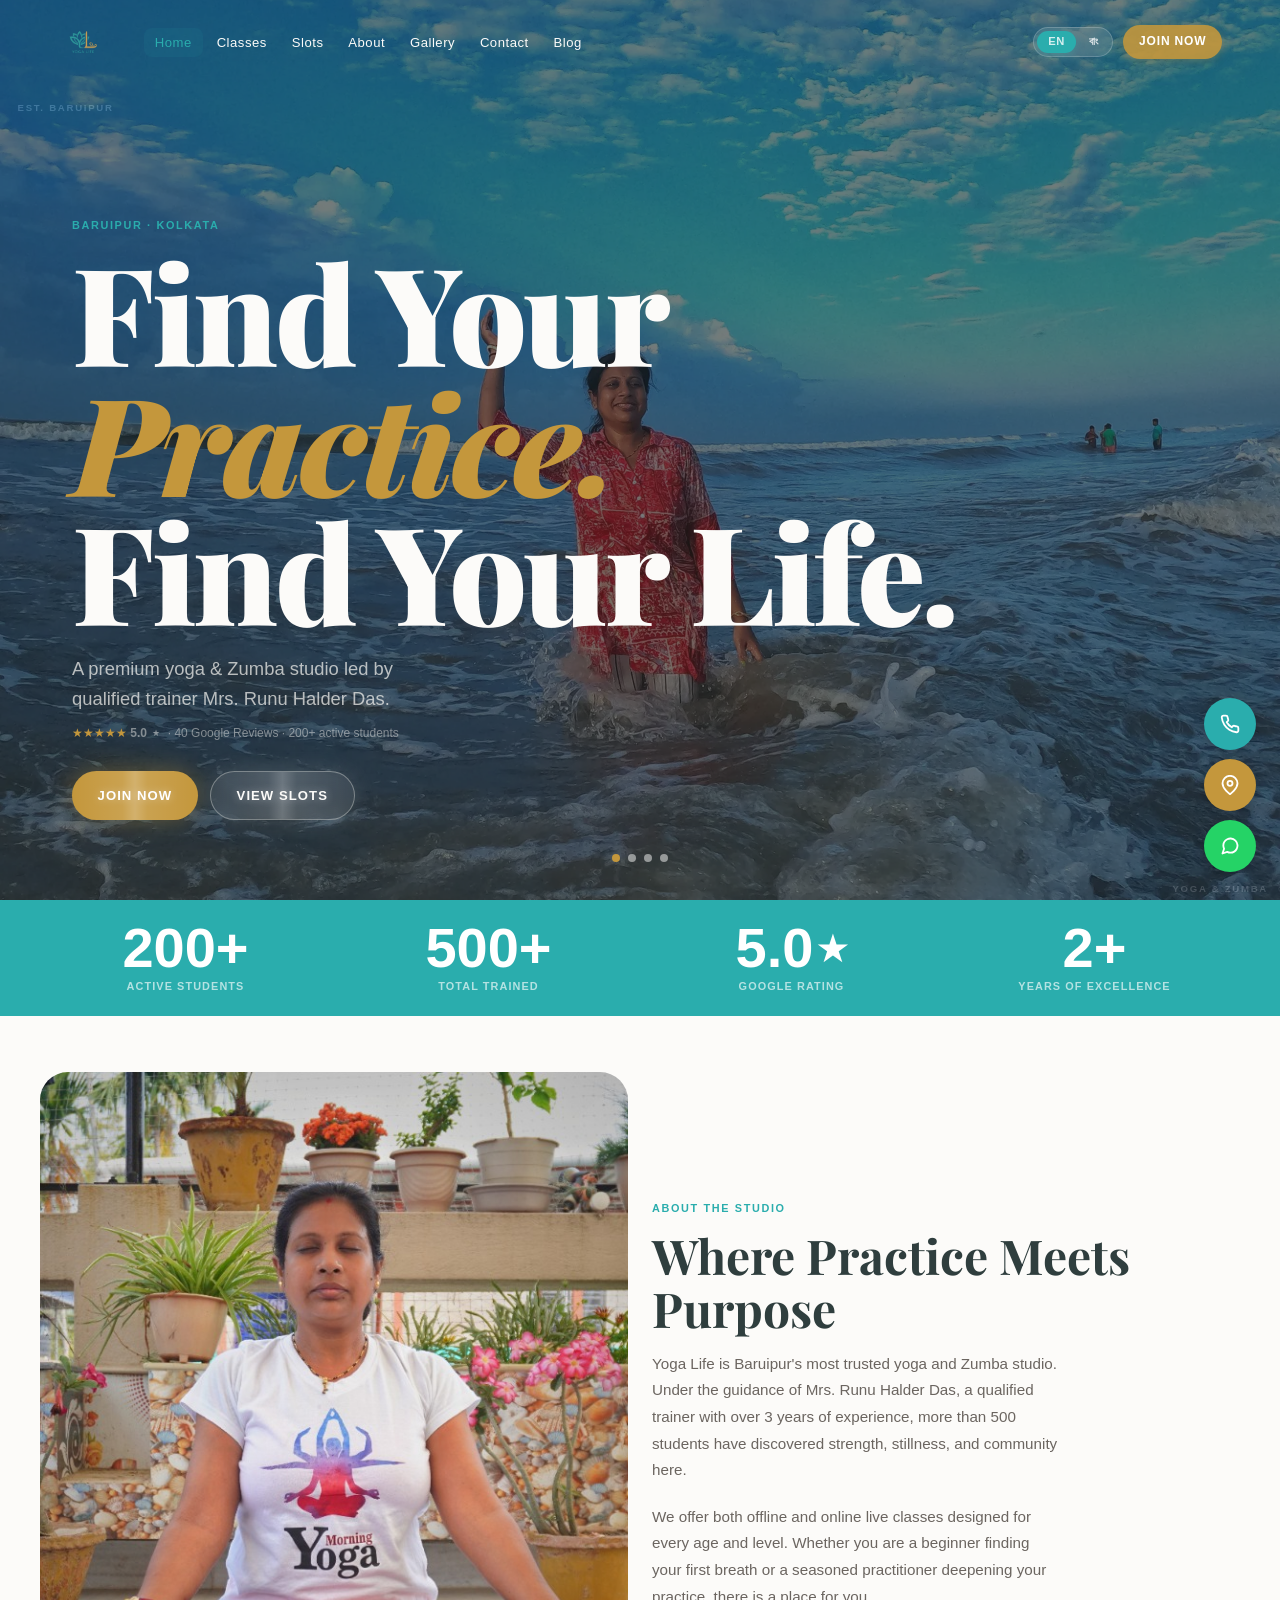
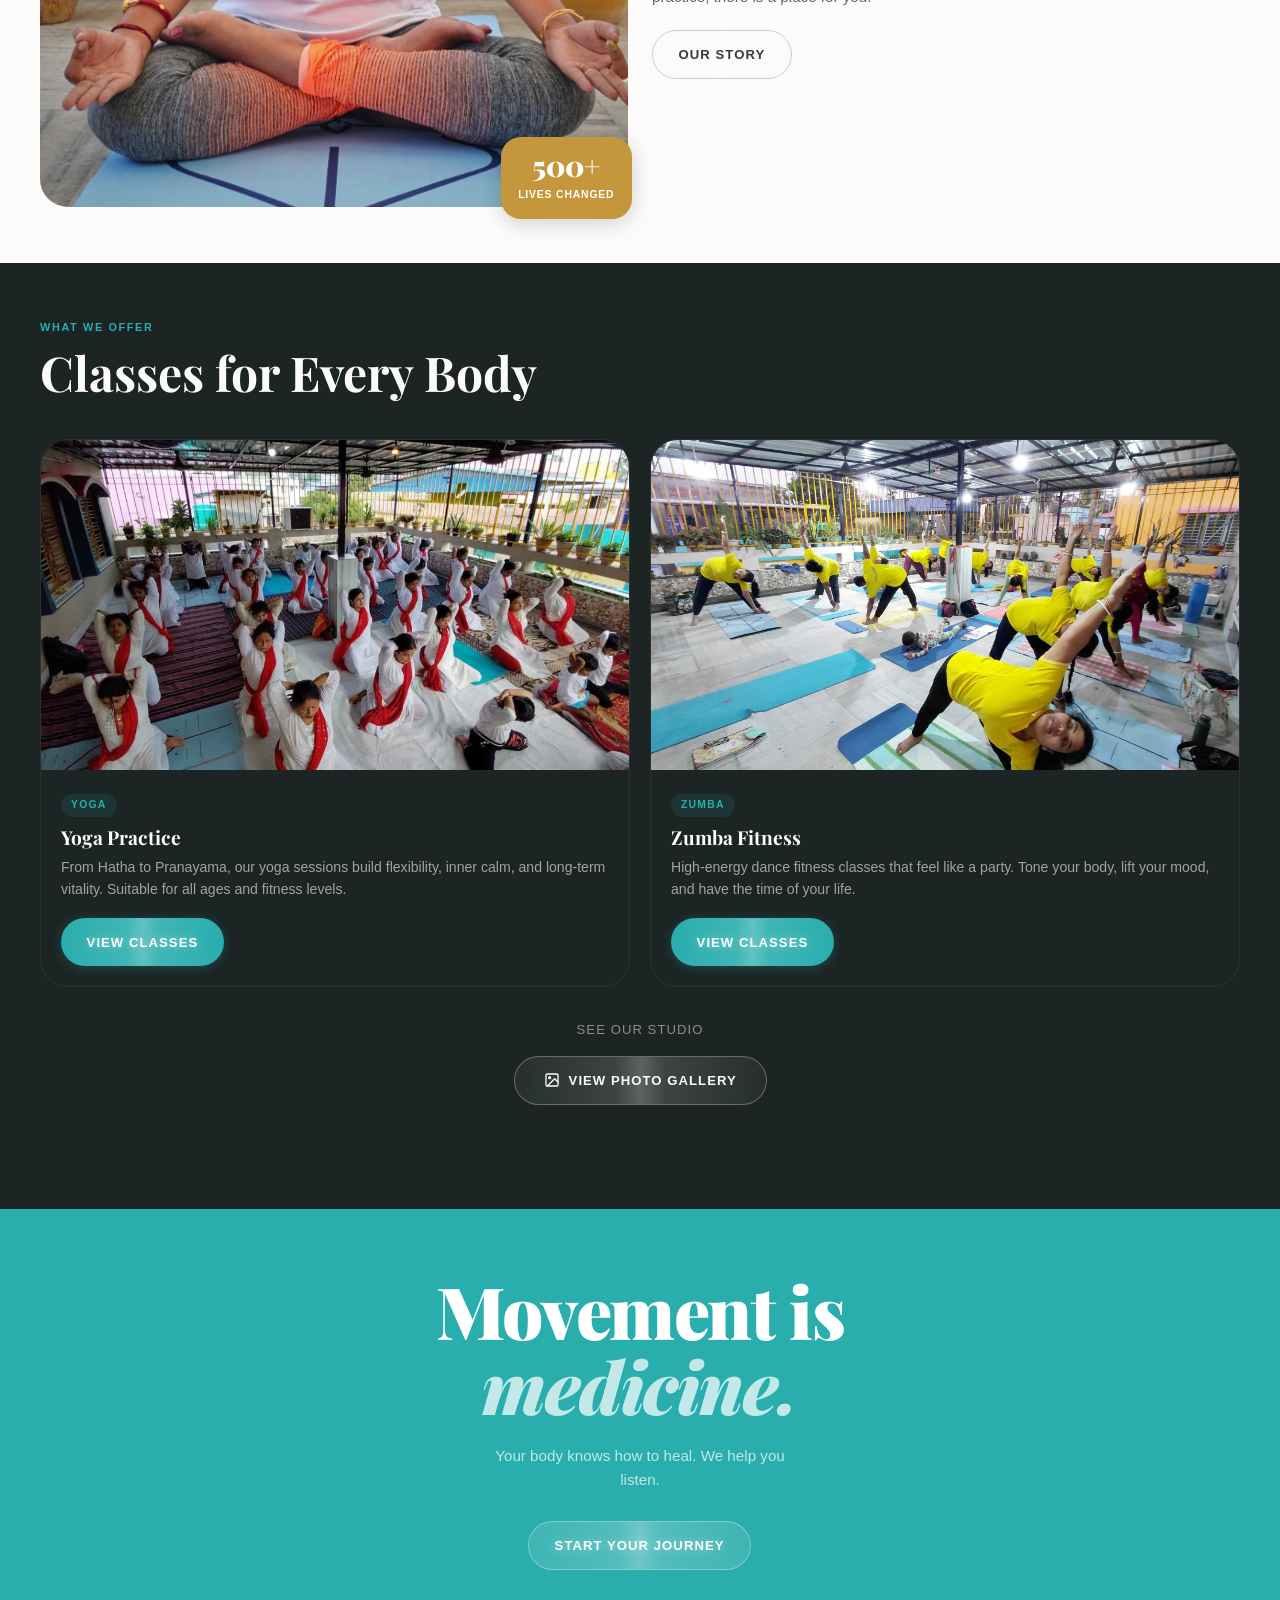
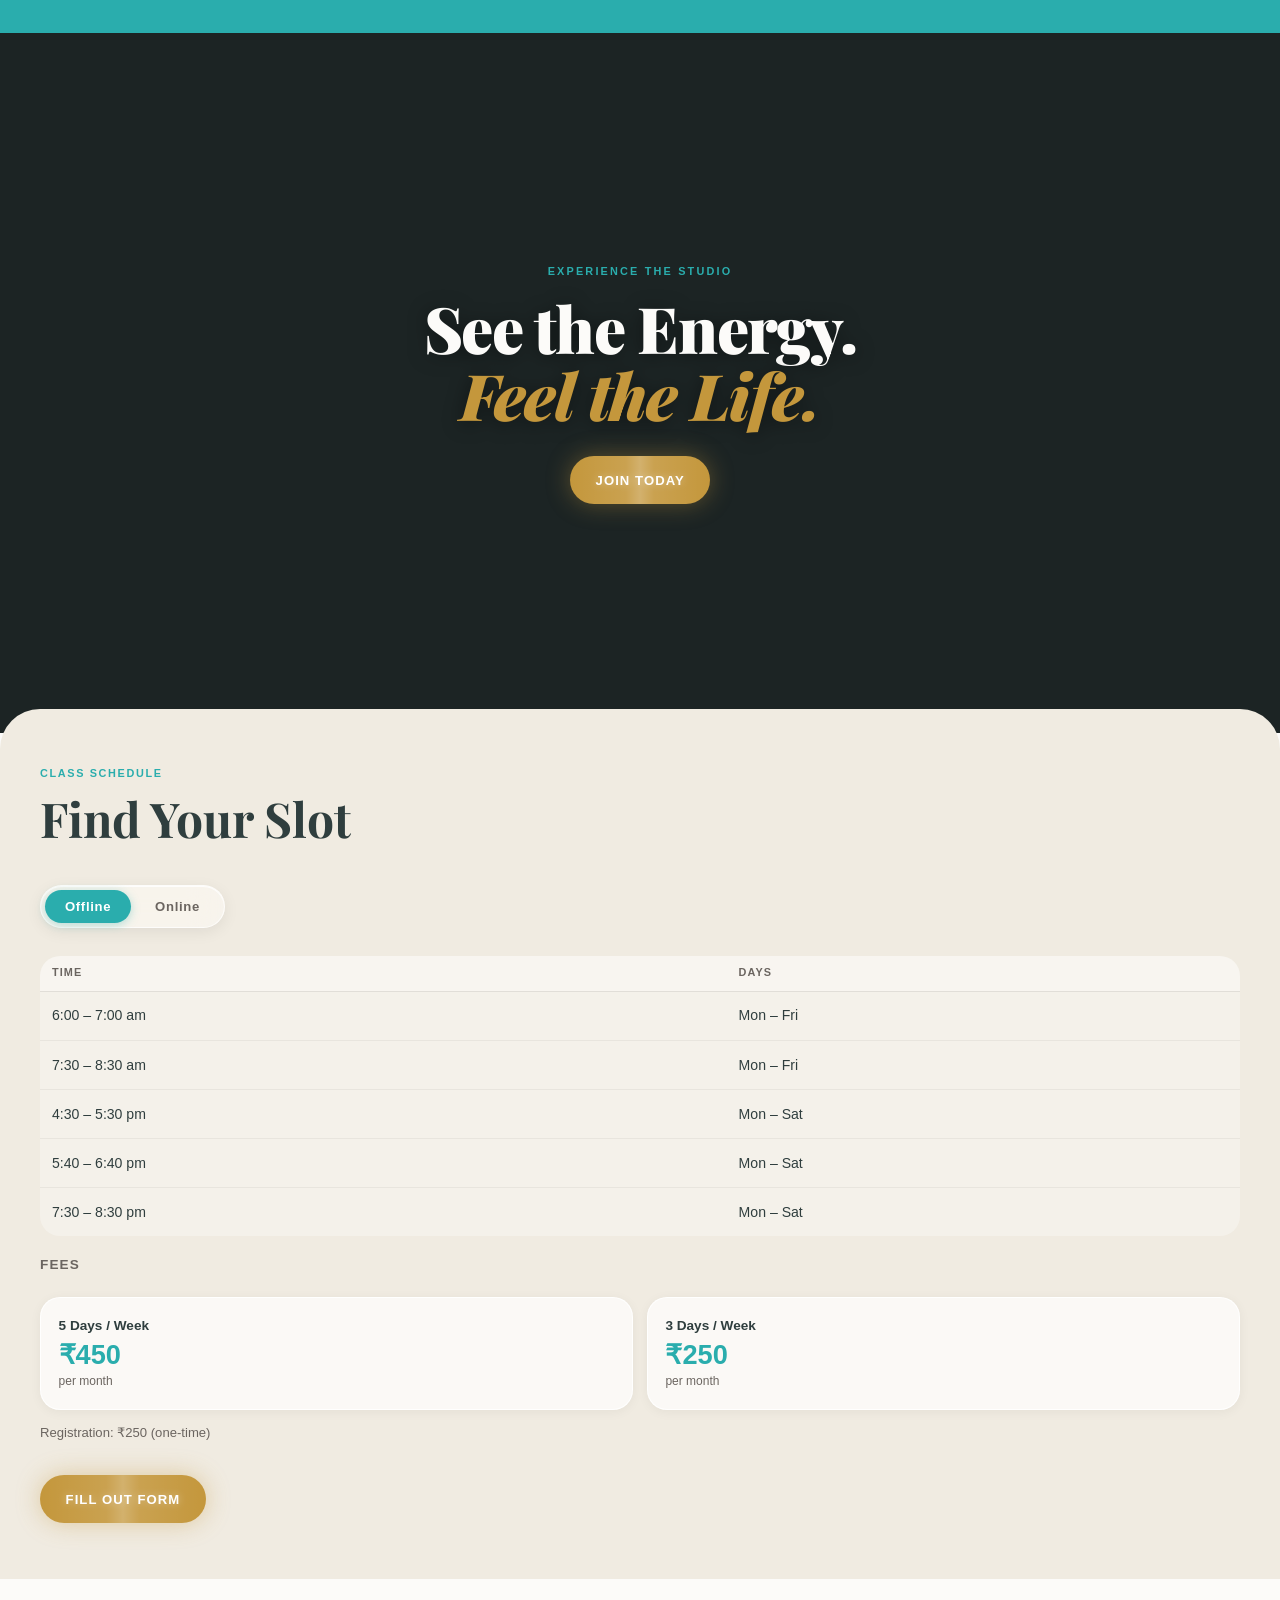
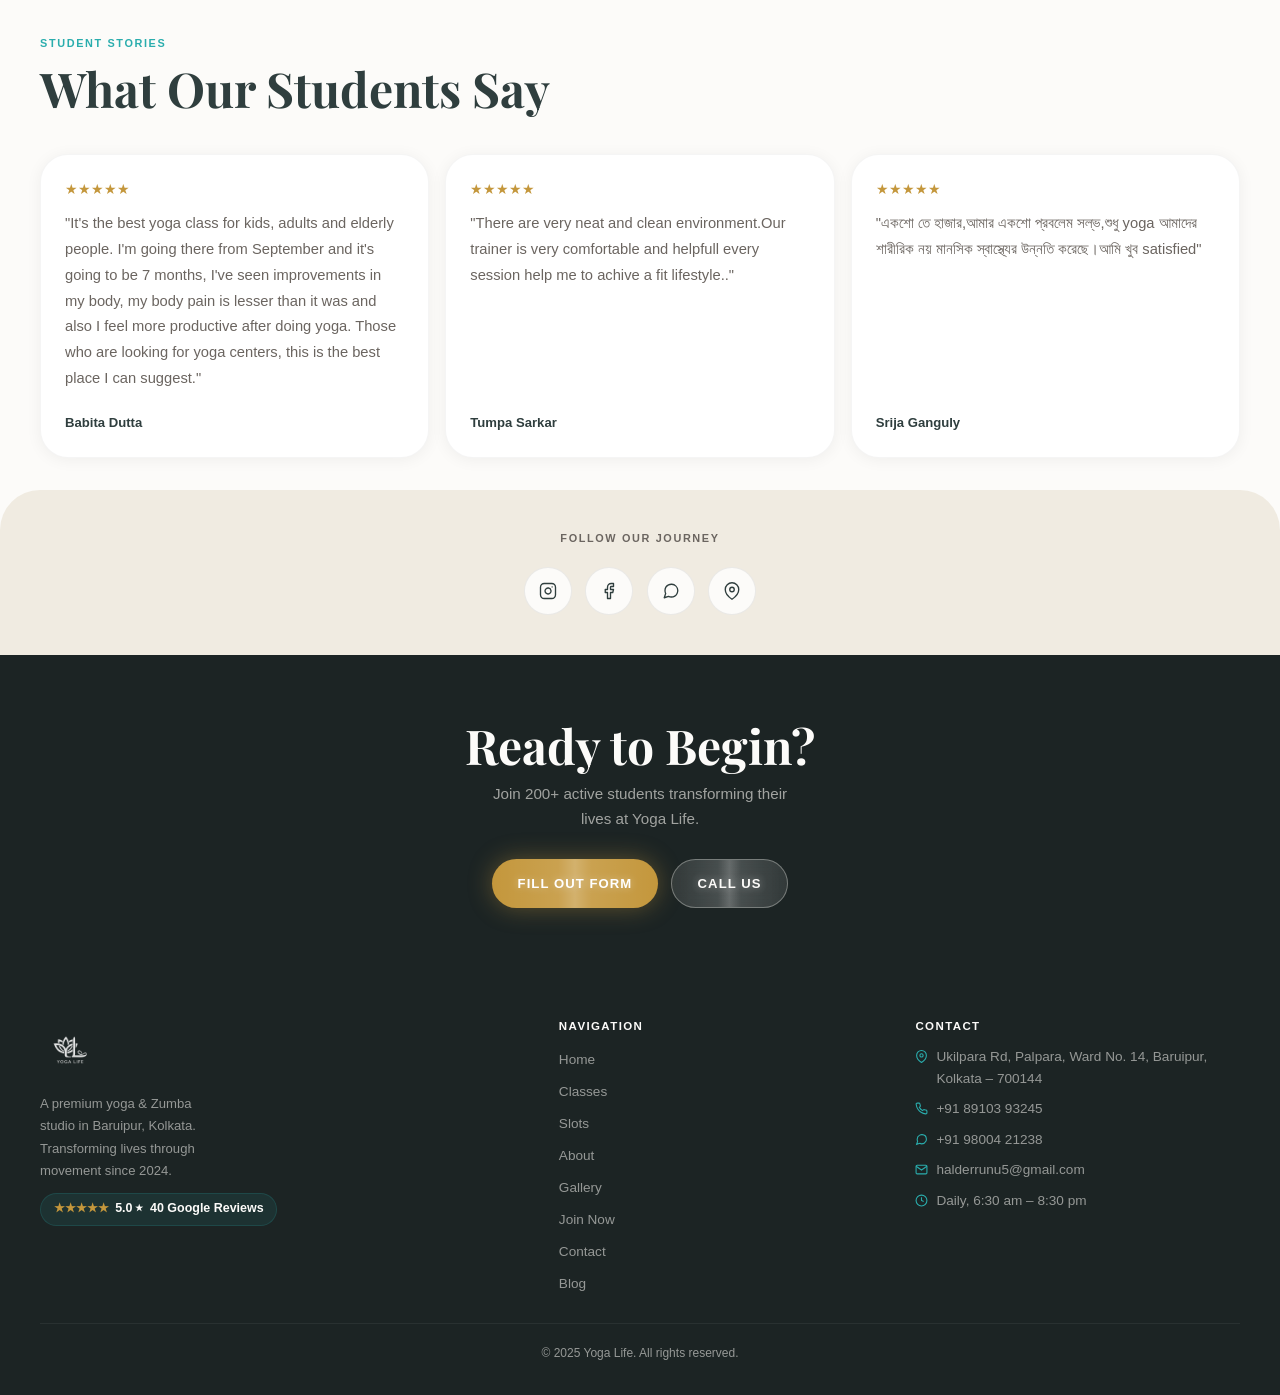
<file: index.html>
<!DOCTYPE html>
<html lang="en">
<head>
    <!-- Google Search Console Verification -->
    <meta name="google-site-verification" content="EGmx_LkWbeWBFNHHQPnf5CXbHpJaudwl_-J-YU2fF6U" />
    <!-- Google tag (gtag.js) -->
    <script async src="https://www.googletagmanager.com/gtag/js?id=G-JGTG7HRP4K"></script>
    <script>
      window.dataLayer = window.dataLayer || [];
      function gtag(){dataLayer.push(arguments);}
      gtag('js', new Date());

      gtag('config', 'G-JGTG7HRP4K');
    </script>
  <meta charset="UTF-8">
  <meta name="viewport" content="width=device-width, initial-scale=1.0">
  <title>Yoga Life Baruipur | Yoga, Zumba, Meditation & Pranayam</title>
  <meta name="description" content="Baruipur's trusted yoga and Zumba studio, led by certified trainer Runu Halder Das. 200+ active students, 5.0★ rated. Join online or offline classes today.">
  <meta name="keywords" content="yoga centre baruipur, yoga classes near me, best pranayam center, meditation class in baruipur, zumba baruipur, yoga life baruipur">
  <meta property="og:title" content="Yoga Life Baruipur | Yoga, Zumba, Meditation & Pranayam">
  <meta property="og:description" content="Baruipur's trusted yoga and Zumba studio, led by certified trainer Runu Halder Das. 200+ active students, 5.0★ rated. Join online or offline classes today.">
  <meta property="og:url" content="https://www.yogalifebyrunu.org/">
  <meta property="og:image" content="https://www.yogalifebyrunu.org/assets/logo_wbg.png">
  <meta property="og:type" content="website">
  <link rel="canonical" href="https://www.yogalifebyrunu.org/" />
  <link rel="icon" type="image/png" href="assets/yoga-life-logo.png">
  <link rel="stylesheet" href="https://cdn.jsdelivr.net/npm/swiper@11/swiper-bundle.min.css" />
  <link rel="stylesheet" href="css/style.css?v=2.7">
  <script type="application/ld+json">
  {
    "@context": "https://schema.org",
    "@type": "LocalBusiness",
    "name": "Yoga Life",
    "description": "Premium yoga and Zumba studio in Baruipur, Kolkata",
    "address": {
      "@type": "PostalAddress",
      "streetAddress": "Ukilpara Rd, Palpara, Ward No. 14",
      "addressLocality": "Baruipur",
      "addressRegion": "West Bengal",
      "postalCode": "700144",
      "addressCountry": "IN"
    },
    "telephone": "+918910393245",
    "email": "halderrunu5@gmail.com",
    "url": "https://www.yogalifebyrunu.org",
    "openingHours": "Mo-Su 06:30-20:30",
    "geo": { "@type": "GeoCoordinates", "latitude": 22.4657, "longitude": 88.4357 },
    "aggregateRating": { "@type": "AggregateRating", "ratingValue": "5.0", "reviewCount": "40" },
    "priceRange": "₹250–₹1300"
  }
  </script>
</head>
<body>

<!-- HEADER -->
<header id="site-header" class="hero-dark">
  <div class="nav-inner">
    <a href="index.html" class="nav-logo" aria-label="Yoga Life Home">
      <img src="assets/yoga-life-logo.png" alt="Yoga Life Logo">
    </a>
    <nav aria-label="Primary navigation">
      <ul class="nav-links">
        <li><a href="index.html" data-i18n="nav.home">Home</a></li>
        <li><a href="classes.html" data-i18n="nav.classes">Classes</a></li>
        <li><a href="slots.html" data-i18n="nav.slots">Slots</a></li>
        <li><a href="about.html" data-i18n="nav.about">About</a></li>
        <li><a href="gallery.html" data-i18n="nav.gallery">Gallery</a></li>
        <li><a href="contact.html" data-i18n="nav.contact">Contact</a></li>
        <li><a href="blog.html" data-i18n="nav.blog">Blog</a></li>
      </ul>
    </nav>
    <div class="nav-right">
      <div class="lang-toggle" role="group" aria-label="Language selector">
        <button class="lang-btn active" data-lang="en" aria-label="English">EN</button>
        <button class="lang-btn" data-lang="bn" aria-label="Bengali">&#2476;&#2494;&#2434;</button>
      </div>
      <a href="join.html" class="btn-join-nav" data-i18n="nav.join">Join Now</a>
      <button class="nav-hamburger" id="nav-hamburger" aria-label="Open menu" aria-expanded="false">
        <span></span><span></span><span></span>
      </button>
    </div>
  </div>
</header>

<!-- MOBILE DRAWER -->
<nav class="nav-drawer" id="nav-drawer" aria-label="Mobile navigation">
  <a href="index.html" data-i18n="nav.home">Home</a>
  <a href="classes.html" data-i18n="nav.classes">Classes</a>
  <a href="slots.html" data-i18n="nav.slots">Slots</a>
  <a href="about.html" data-i18n="nav.about">About</a>
  <a href="gallery.html" data-i18n="nav.gallery">Gallery</a>
  <a href="contact.html" data-i18n="nav.contact">Contact</a>
  <a href="blog.html" data-i18n="nav.blog">Blog</a>
  <a href="join.html" class="btn-cta-gold" data-i18n="nav.join">Join Now</a>
</nav>

<!-- HERO -->
<section class="hero" aria-label="Hero section">
  <div class="swiper hero-slider" id="hero-slider">
    <div class="swiper-wrapper">
      <div class="swiper-slide"><img src="assets/GOPR5122_1716514111625.webp" alt="Yoga class at Yoga Life Baruipur" class="hero-bg-img" fetchpriority="high"></div>
      <div class="swiper-slide"><img src="assets/DSC01743-01.webp" alt="Yoga class at Yoga Life Baruipur" class="hero-bg-img"></div>
      <div class="swiper-slide"><img src="assets/DSC01751-01.webp" alt="Yoga class at Yoga Life Baruipur" class="hero-bg-img"></div>
      <div class="swiper-slide"><img src="assets/IMG_20240331_092926_864-01.webp" alt="Yoga class at Yoga Life Baruipur" class="hero-bg-img"></div>
    </div>
    <div class="swiper-pagination"></div>
  </div>
  <span class="hero-corner tl label" data-i18n="hero.corner1">Est. Baruipur</span>
  <span class="hero-corner br label" data-i18n="hero.corner2">Yoga &amp; Zumba</span>
  <div class="hero-content">
    <span class="hero-label label" data-i18n="hero.label">Baruipur · Kolkata</span>
    <h1 class="hero-headline">
      <span data-i18n="hero.line1">Find Your</span><br>
      <em class="italic-gold" data-i18n="hero.line2">Practice.</em><br>
      <span data-i18n="hero.line3">Find Your Life.</span>
    </h1>
    <p class="hero-sub" data-i18n="hero.sub">A premium yoga &amp; Zumba studio led by qualified trainer Mrs. Runu Halder Das.</p>
    <p class="hero-trust"><span class="stars">&#9733;&#9733;&#9733;&#9733;&#9733;</span> <span data-i18n="hero.trust">5.0 · 40 Google Reviews · 200+ active students</span></p>
    <div class="hero-ctas">
      <a href="join.html" class="btn btn-gold" id="hero-join-btn" data-i18n="hero.cta1">Join Now</a>
      <a href="slots.html" class="btn btn-outline" id="hero-slots-btn">View Slots</a>
    </div>
    </div>
  </div>
</section>

<!-- STATS BAND -->
<section class="stats-band" aria-label="Studio statistics">
  <div class="stats-inner">
    <div class="stat reveal">
      <div class="stat-num" data-i18n="stat.students">200+</div>
      <div class="stat-label" data-i18n="stat.students.l">Active Students</div>
    </div>
    <div class="stat reveal reveal-delay-1">
      <div class="stat-num" data-i18n="stat.trained">500+</div>
      <div class="stat-label" data-i18n="stat.trained.l">Total Trained</div>
    </div>
    <div class="stat reveal reveal-delay-2">
      <div class="stat-num" data-i18n="stat.rating">5.0<span style="font-size:0.6em; vertical-align:middle; position:relative; top:-2px; margin-left:4px;">&#9733;</span></div>
      <div class="stat-label" data-i18n="stat.rating.l">Google Rating</div>
    </div>
    <div class="stat reveal reveal-delay-3">
      <div class="stat-num" data-i18n="stat.years">2+</div>
      <div class="stat-label" data-i18n="stat.years.l">Years of Excellence</div>
    </div>
  </div>
</section>

<!-- ABOUT TEASER -->
<section class="about-teaser" aria-label="About the studio">
  <div class="about-teaser-inner">
    <div class="about-img-wrap reveal">
      <img src="assets/instructor.jpg" alt="Mrs. Runu Halder Das, Yoga Life instructor" loading="lazy">
      <div class="about-img-badge">
        <span class="num" data-i18n="about.badge.num">500+</span>
        <span class="txt" data-i18n="about.badge.txt">Lives Changed</span>
      </div>
    </div>
    <div class="about-body reveal reveal-delay-1">
      <span class="label" data-i18n="about.label">About the Studio</span>
      <h2 data-i18n="about.h2">Where Practice Meets Purpose</h2>
      <p data-i18n="about.p1">Yoga Life is Baruipur's most trusted yoga &amp; Zumba studio. Under the guidance of Mrs. Runu Halder Das — a qualified trainer with over a decade of experience — more than 500 students have discovered strength, stillness, and community here.</p>
      <p data-i18n="about.p2">We offer both offline (in-studio) and online live classes, designed for every age and level — from beginners finding their first breath to seasoned practitioners deepening their practice.</p>
      <a href="about.html" class="btn btn-outline-dark" id="about-link-btn" data-i18n="about.link">Our Story</a>
    </div>
  </div>
</section>

<!-- CLASSES OVERVIEW (dark section) -->
<section class="classes-overview" aria-label="Class offerings">
  <div class="section-header reveal">
    <span class="label" data-i18n="classes.label">What We Offer</span>
    <h2 data-i18n="classes.h2">Classes for Every Body</h2>
  </div>
  <div class="classes-grid">
    <article class="class-card reveal">
      <img src="assets/gallery-8.jpg" alt="Yoga class at Yoga Life" class="class-card-img" loading="lazy">
      <div class="class-card-body">
        <span class="class-card-tag" data-i18n="classes.yoga.tag">Yoga</span>
        <h3 data-i18n="classes.yoga.h3">Yoga Practice</h3>
        <p data-i18n="classes.yoga.p">From Hatha to Pranayama, our yoga sessions build flexibility, inner calm, and long-term vitality. Suitable for all ages and fitness levels.</p>
        <a href="classes.html" class="btn btn-teal" id="yoga-classes-btn" data-i18n="classes.link">View Classes</a>
      </div>
    </article>
    <article class="class-card reveal reveal-delay-1">
      <img src="assets/gallery-9.jpg" alt="Zumba class at Yoga Life" class="class-card-img" loading="lazy">
      <div class="class-card-body">
        <span class="class-card-tag" data-i18n="classes.zumba.tag">Zumba</span>
        <h3 data-i18n="classes.zumba.h3">Zumba Fitness</h3>
        <p data-i18n="classes.zumba.p">High-energy dance fitness classes that feel like a party. Tone your body, lift your mood, and have the time of your life.</p>
        <a href="classes.html" class="btn btn-teal" id="zumba-classes-btn" data-i18n="classes.link">View Classes</a>
      </div>
    </article>
  </div>
  <!-- Gallery discovery row -->
  <div class="gallery-discovery reveal" style="text-align:center; padding: 2rem 1.1rem 3rem;">
    <p style="color:rgba(250,248,244,0.5); font-size:0.82rem; letter-spacing:0.08em; text-transform:uppercase; margin-bottom:1rem;">See Our Studio</p>
    <a href="gallery.html" class="btn btn-outline-gallery" id="home-gallery-btn">
      <svg width="16" height="16" viewBox="0 0 24 24" fill="none" stroke="currentColor" stroke-width="2" stroke-linecap="round" stroke-linejoin="round" aria-hidden="true"><rect x="3" y="3" width="18" height="18" rx="2"/><circle cx="8.5" cy="8.5" r="1.5"/><polyline points="21 15 16 10 5 21"/></svg>
      View Photo Gallery
    </a>
  </div>
</section>

<!-- STATEMENT BAND (teal) -->
<section class="statement-band" aria-label="Studio philosophy">
  <div class="reveal">
    <p class="big-quote">
      <span data-i18n="statement.q1">Movement is</span><br>
      <em class="italic" data-i18n="statement.q2">medicine.</em>
    </p>
    <p class="sub body-lg" data-i18n="statement.sub">Your body knows how to heal. We help you listen.</p>
    <a href="join.html" class="btn btn-outline" id="statement-cta-btn" data-i18n="statement.cta">Start Your Journey</a>
  </div>
</section>

<!-- VIDEO SHOWCASE -->
<section class="video-showcase" aria-label="Studio atmosphere">
  <div class="video-showcase-inner">
    <video
      class="video-showcase-bg"
      src="assets/bg-vertical.mp4"
      autoplay
      loop
      muted
      playsinline
      preload="metadata"
      aria-hidden="true"
    ></video>
    <div class="video-showcase-overlay" aria-hidden="true"></div>
    <div class="video-showcase-content reveal">
      <span class="label video-showcase-label">Experience the Studio</span>
      <h2 class="video-showcase-headline">
        See the Energy.<br>
        <em class="text-gold">Feel the Life.</em>
      </h2>
      <a href="join.html" class="btn btn-gold" id="video-cta-btn">Join Today</a>
    </div>
  </div>
</section>

<!-- TIMINGS SNAPSHOT -->
<section class="timings-section section-rounded-top" aria-label="Class schedule">
  <div class="timings-inner">
    <div class="section-header reveal" style="margin-left:0;">
      <span class="label" data-i18n="timings.label">Class Schedule</span>
      <h2 data-i18n="timings.h2">Find Your Slot</h2>
    </div>
    <div class="timings-tabs reveal" role="tablist">
      <button class="timings-tab active" data-panel="panel-offline" role="tab" aria-selected="true" id="tab-offline" data-i18n="timings.tab1">Offline</button>
      <button class="timings-tab" data-panel="panel-online" role="tab" aria-selected="false" id="tab-online" data-i18n="timings.tab2">Online</button>
    </div>

    <div id="panel-offline" class="timings-panel active" role="tabpanel" aria-labelledby="tab-offline">
      <div data-schedule="offline">
        <table class="schedule-table">
          <thead><tr><th data-i18n="timings.col.time">Time</th><th data-i18n="timings.col.days">Days</th></tr></thead>
          <tbody class="slot-table-body">
            <tr><td>6:00 – 7:00 am</td><td>Mon – Fri</td></tr>
            <tr><td>8:30 – 9:30 am</td><td>Mon – Fri</td></tr>
            <tr><td>4:30 – 5:30 pm</td><td>Mon – Sat</td></tr>
            <tr><td>5:40 – 6:40 pm</td><td>Mon – Sat</td></tr>
            <tr><td>7:30 – 8:30 pm</td><td>Mon – Sat</td></tr>
          </tbody>
        </table>
        <h4 class="mt-md mb-sm" style="font-family:var(--font-body);font-size:.85rem;letter-spacing:.08em;text-transform:uppercase;color:var(--text-muted);" data-i18n="timings.pricing.h">Fees</h4>
        <div class="pricing-cards pricing-cards-wrap">
          <div class="pricing-card"><p class="plan-name">5 Days / Week</p><p class="price">&#8377;450</p><p class="price-period">per month</p></div>
          <div class="pricing-card"><p class="plan-name">3 Days / Week</p><p class="price">&#8377;250</p><p class="price-period">per month</p></div>
        </div>
        <p style="font-size:.82rem;color:var(--text-muted);margin-top:.75rem;" data-i18n="timings.reg">Registration: &#8377;250 (one-time)</p>
      </div>
    </div>

    <div id="panel-online" class="timings-panel" role="tabpanel" aria-labelledby="tab-online">
      <div data-schedule="online">
        <table class="schedule-table">
          <thead><tr><th data-i18n="timings.col.time">Time</th><th data-i18n="timings.col.days">Days</th></tr></thead>
          <tbody class="slot-table-body">
            <tr><td>6:00 – 7:00 am</td><td>Mon – Fri</td></tr>
            <tr><td>7:30 – 8:30 am</td><td>Mon – Fri</td></tr>
            <tr><td>7:30 – 8:30 pm</td><td>Mon, Thu, Sat</td></tr>
          </tbody>
        </table>
        <h4 class="mt-md mb-sm" style="font-family:var(--font-body);font-size:.85rem;letter-spacing:.08em;text-transform:uppercase;color:var(--text-muted);" data-i18n="timings.pricing.h">Fees</h4>
        <div class="pricing-cards pricing-cards-wrap">
          <div class="pricing-card"><p class="plan-name">Monthly</p><p class="price">&#8377;500</p><p class="price-period">per month</p></div>
          <div class="pricing-card"><p class="plan-name">3-Month Special</p><p class="price">&#8377;1,300<span class="savings">Save &#8377;200</span></p><p class="price-period">per 3 months</p></div>
        </div>
        <p style="font-size:.82rem;color:var(--text-muted);margin-top:.75rem;" data-i18n="timings.reg">Registration: &#8377;250 (one-time)</p>
      </div>
    </div>

    <div style="margin-top:2rem;" class="reveal">
      <a href="join.html" class="btn btn-gold" id="timings-join-btn" data-i18n="cta.btn1">Fill Out Form</a>
    </div>
  </div>
</section>

<!-- TESTIMONIALS -->
<section class="testimonials" aria-label="Student testimonials">
  <div style="max-width:var(--max-w);margin:0 auto;">
    <div class="section-header reveal" style="margin-left:0;">
      <span class="label" data-i18n="testi.label">Student Stories</span>
      <h2 data-i18n="testi.h2">What Our Students Say</h2>
    </div>
  </div>
  <div class="testimonials-grid">
    <div class="testimonial-card reveal">
      <div class="testimonial-stars">&#9733;&#9733;&#9733;&#9733;&#9733;</div>
      <p class="testimonial-text">"It's the best yoga class for kids, adults and elderly people. I'm going there from September and it's going to be 7 months, I've seen improvements in my body, my body pain is lesser than it was and also I feel more productive after doing yoga. Those who are looking for yoga centers, this is the best place I can suggest."</p>
      <p class="testimonial-author">Babita Dutta</p>
    </div>
    <div class="testimonial-card reveal reveal-delay-1">
      <div class="testimonial-stars">&#9733;&#9733;&#9733;&#9733;&#9733;</div>
      <p class="testimonial-text">"There are very neat and clean environment.Our trainer is very comfortable and helpfull every session help me to achive a fit lifestyle.."</p>
      <p class="testimonial-author">Tumpa Sarkar</p>
    </div>
    <div class="testimonial-card reveal reveal-delay-2">
      <div class="testimonial-stars">&#9733;&#9733;&#9733;&#9733;&#9733;</div>
      <p class="testimonial-text">"একশো তে হাজার,আমার একশো প্রবলেম সল্ভ,শুধু yoga আমাদের শারীরিক নয় মানসিক স্বাস্থ্যের উন্নতি করেছে।আমি খুব satisfied"</p>
      <p class="testimonial-author">Srija Ganguly</p>
    </div>
  </div>
</section>

<!-- SOCIAL STRIP -->
<section class="social-strip section-rounded-top" aria-label="Social media links">
  <span class="label" data-i18n="social.label">Follow Our Journey</span>
  <div class="social-icons">
    <a href="https://www.instagram.com/runu_halder84?igsh=MWVlaTFsMXBycGkwbA==" target="_blank" rel="noopener noreferrer" class="social-icon" aria-label="Instagram" id="social-instagram">
      <svg viewBox="0 0 24 24" fill="none" stroke="currentColor" stroke-width="1.8" stroke-linecap="round" stroke-linejoin="round"><rect x="2" y="2" width="20" height="20" rx="5" ry="5"/><path d="M16 11.37A4 4 0 1 1 12.63 8 4 4 0 0 1 16 11.37z"/><line x1="17.5" y1="6.5" x2="17.51" y2="6.5"/></svg>
    </a>
    <a href="https://www.facebook.com/share/1VHUB7com7/" target="_blank" rel="noopener noreferrer" class="social-icon" aria-label="Facebook" id="social-facebook">
      <svg viewBox="0 0 24 24" fill="none" stroke="currentColor" stroke-width="1.8" stroke-linecap="round" stroke-linejoin="round"><path d="M18 2h-3a5 5 0 0 0-5 5v3H7v4h3v8h4v-8h3l1-4h-4V7a1 1 0 0 1 1-1h3z"/></svg>
    </a>
    <a href="https://wa.me/919800421238" target="_blank" rel="noopener noreferrer" class="social-icon" aria-label="WhatsApp" id="social-whatsapp">
      <svg viewBox="0 0 24 24" fill="none" stroke="currentColor" stroke-width="1.8" stroke-linecap="round" stroke-linejoin="round"><path d="M21 11.5a8.38 8.38 0 0 1-.9 3.8 8.5 8.5 0 0 1-7.6 4.7 8.38 8.38 0 0 1-3.8-.9L3 21l1.9-5.7a8.38 8.38 0 0 1-.9-3.8 8.5 8.5 0 0 1 4.7-7.6 8.38 8.38 0 0 1 3.8-.9h.5a8.48 8.48 0 0 1 8 8v.5z"/></svg>
    </a>
    <a href="https://maps.app.goo.gl/x7ezDPFoH5HibmBJ8" target="_blank" rel="noopener noreferrer" class="social-icon" aria-label="Google Maps" id="social-maps">
      <svg viewBox="0 0 24 24" fill="none" stroke="currentColor" stroke-width="1.8" stroke-linecap="round" stroke-linejoin="round"><path d="M21 10c0 7-9 13-9 13s-9-6-9-13a9 9 0 0 1 18 0z"/><circle cx="12" cy="10" r="3"/></svg>
    </a>
  </div>
</section>

<!-- CTA BAND -->
<section class="cta-band" aria-label="Call to action">
  <div class="reveal">
    <h2 data-i18n="cta.h2">Ready to Begin?</h2>
    <p data-i18n="cta.p">Join 200+ active students transforming their lives at Yoga Life.</p>
    <div class="cta-btns">
      <a href="join.html" class="btn btn-gold" id="cta-join-btn" data-i18n="cta.btn1">Fill Out Form</a>
      <a href="tel:+918910393245" class="btn btn-outline" id="cta-call-btn" data-i18n="cta.btn2">Call Us</a>
    </div>
  </div>
</section>

<!-- FOOTER -->
<footer class="site-footer" aria-label="Site footer">
  <div class="footer-inner">
    <div class="footer-logo-col">
      <div class="footer-logo"><img src="assets/yoga-life-logo.png" alt="Yoga Life Logo"></div>
      <p class="footer-desc" data-i18n="footer.desc">A premium yoga &amp; Zumba studio in Baruipur, Kolkata. Transforming lives through movement since 2024.</p>
      <a href="https://maps.app.goo.gl/x7ezDPFoH5HibmBJ8" target="_blank" rel="noopener noreferrer" class="footer-rating" id="footer-rating-link">
        <span class="stars">&#9733;&#9733;&#9733;&#9733;&#9733;</span>
        <span data-i18n="footer.rating">5.0<span style="font-size:0.6em; vertical-align:middle; position:relative; top:-2px; margin-left:4px;">&#9733;</span> · 40 Google Reviews</span>
      </a>
    </div>
    <div class="footer-col">
      <h4 data-i18n="footer.nav">Navigation</h4>
      <ul>
        <li><a href="index.html" data-i18n="nav.home">Home</a></li>
        <li><a href="classes.html" data-i18n="nav.classes">Classes</a></li>
        <li><a href="slots.html" data-i18n="nav.slots">Slots</a></li>
        <li><a href="about.html" data-i18n="nav.about">About</a></li>
        <li><a href="gallery.html" data-i18n="nav.gallery">Gallery</a></li>
        <li><a href="join.html" data-i18n="nav.join">Join Now</a></li>
        <li><a href="contact.html" data-i18n="nav.contact">Contact</a></li>
        <li><a href="blog.html" data-i18n="nav.blog">Blog</a></li>
      </ul>
    </div>
    <div class="footer-col">
      <h4 data-i18n="footer.contact">Contact</h4>
      <div class="contact-item">
        <svg viewBox="0 0 24 24" fill="none" stroke="currentColor" stroke-width="2"><path d="M21 10c0 7-9 13-9 13s-9-6-9-13a9 9 0 0 1 18 0z"/><circle cx="12" cy="10" r="3"/></svg>
        <span data-i18n="footer.address">Ukilpara Rd, Palpara, Ward No. 14, Baruipur, Kolkata – 700144</span>
      </div>
      <div class="contact-item">
        <svg viewBox="0 0 24 24" fill="none" stroke="currentColor" stroke-width="2"><path d="M22 16.92v3a2 2 0 0 1-2.18 2 19.79 19.79 0 0 1-8.63-3.07 19.5 19.5 0 0 1-6-6 19.79 19.79 0 0 1-3.07-8.67A2 2 0 0 1 4.11 2h3a2 2 0 0 1 2 1.72c.127.96.361 1.903.7 2.81a2 2 0 0 1-.45 2.11L8.09 9.91a16 16 0 0 0 6 6l1.27-1.27a2 2 0 0 1 2.11-.45c.907.339 1.85.573 2.81.7A2 2 0 0 1 22 16.92z"/></svg>
        <a href="tel:+918910393245">+91 89103 93245</a>
      </div>
      <div class="contact-item">
        <svg viewBox="0 0 24 24" fill="none" stroke="currentColor" stroke-width="2"><path d="M21 11.5a8.38 8.38 0 0 1-.9 3.8 8.5 8.5 0 0 1-7.6 4.7 8.38 8.38 0 0 1-3.8-.9L3 21l1.9-5.7a8.38 8.38 0 0 1-.9-3.8 8.5 8.5 0 0 1 4.7-7.6 8.38 8.38 0 0 1 3.8-.9h.5a8.48 8.48 0 0 1 8 8v.5z"/></svg>
        <a href="https://wa.me/919800421238" target="_blank" rel="noopener noreferrer">+91 98004 21238</a>
      </div>
      <div class="contact-item">
        <svg viewBox="0 0 24 24" fill="none" stroke="currentColor" stroke-width="2"><path d="M4 4h16c1.1 0 2 .9 2 2v12c0 1.1-.9 2-2 2H4c-1.1 0-2-.9-2-2V6c0-1.1.9-2 2-2z"/><polyline points="22,6 12,13 2,6"/></svg>
        <a href="mailto:halderrunu5@gmail.com">halderrunu5@gmail.com</a>
      </div>
      <div class="contact-item">
        <svg viewBox="0 0 24 24" fill="none" stroke="currentColor" stroke-width="2"><circle cx="12" cy="12" r="10"/><polyline points="12 6 12 12 16 14"/></svg>
        <span data-i18n="footer.hours.val">Daily, 6:30 am – 8:30 pm</span>
      </div>
    </div>
  </div>
  <div class="footer-bottom">
    <p data-i18n="footer.copy">© 2025 Yoga Life. All rights reserved.</p>
  </div>
</footer>

<!-- FLOATING CONTACT BUTTONS -->
<div class="float-contacts" aria-label="Quick contact">
  <a href="tel:+918910393245" class="float-btn float-call" id="float-call-btn" aria-label="Call us">
    <svg viewBox="0 0 24 24" fill="none" stroke="currentColor" stroke-width="2.2" stroke-linecap="round" stroke-linejoin="round"><path d="M22 16.92v3a2 2 0 0 1-2.18 2 19.79 19.79 0 0 1-8.63-3.07 19.5 19.5 0 0 1-6-6 19.79 19.79 0 0 1-3.07-8.67A2 2 0 0 1 4.11 2h3a2 2 0 0 1 2 1.72c.127.96.361 1.903.7 2.81a2 2 0 0 1-.45 2.11L8.09 9.91a16 16 0 0 0 6 6l1.27-1.27a2 2 0 0 1 2.11-.45c.907.339 1.85.573 2.81.7A2 2 0 0 1 22 16.92z"/></svg>
  </a>
  <a href="https://maps.app.goo.gl/x7ezDPFoH5HibmBJ8" target="_blank" rel="noopener noreferrer" class="float-btn float-directions" id="float-dir-btn" aria-label="Get directions">
    <svg viewBox="0 0 24 24" fill="none" stroke="currentColor" stroke-width="2.2" stroke-linecap="round" stroke-linejoin="round"><path d="M21 10c0 7-9 13-9 13s-9-6-9-13a9 9 0 0 1 18 0z"/><circle cx="12" cy="10" r="3"/></svg>
  </a>
  <a href="https://wa.me/919800421238" target="_blank" rel="noopener noreferrer" class="float-btn float-whatsapp" id="float-wa-btn" aria-label="WhatsApp us">
    <svg viewBox="0 0 24 24" fill="none" stroke="currentColor" stroke-width="2.2" stroke-linecap="round" stroke-linejoin="round"><path d="M21 11.5a8.38 8.38 0 0 1-.9 3.8 8.5 8.5 0 0 1-7.6 4.7 8.38 8.38 0 0 1-3.8-.9L3 21l1.9-5.7a8.38 8.38 0 0 1-.9-3.8 8.5 8.5 0 0 1 4.7-7.6 8.38 8.38 0 0 1 3.8-.9h.5a8.48 8.48 0 0 1 8 8v.5z"/></svg>
  </a>
</div>

<script src="https://cdn.jsdelivr.net/npm/swiper@11/swiper-bundle.min.js"></script>
<script src="js/translations.js"></script>
<script src="js/main.js?v=2.3"></script>
</body>
</html>
</file>
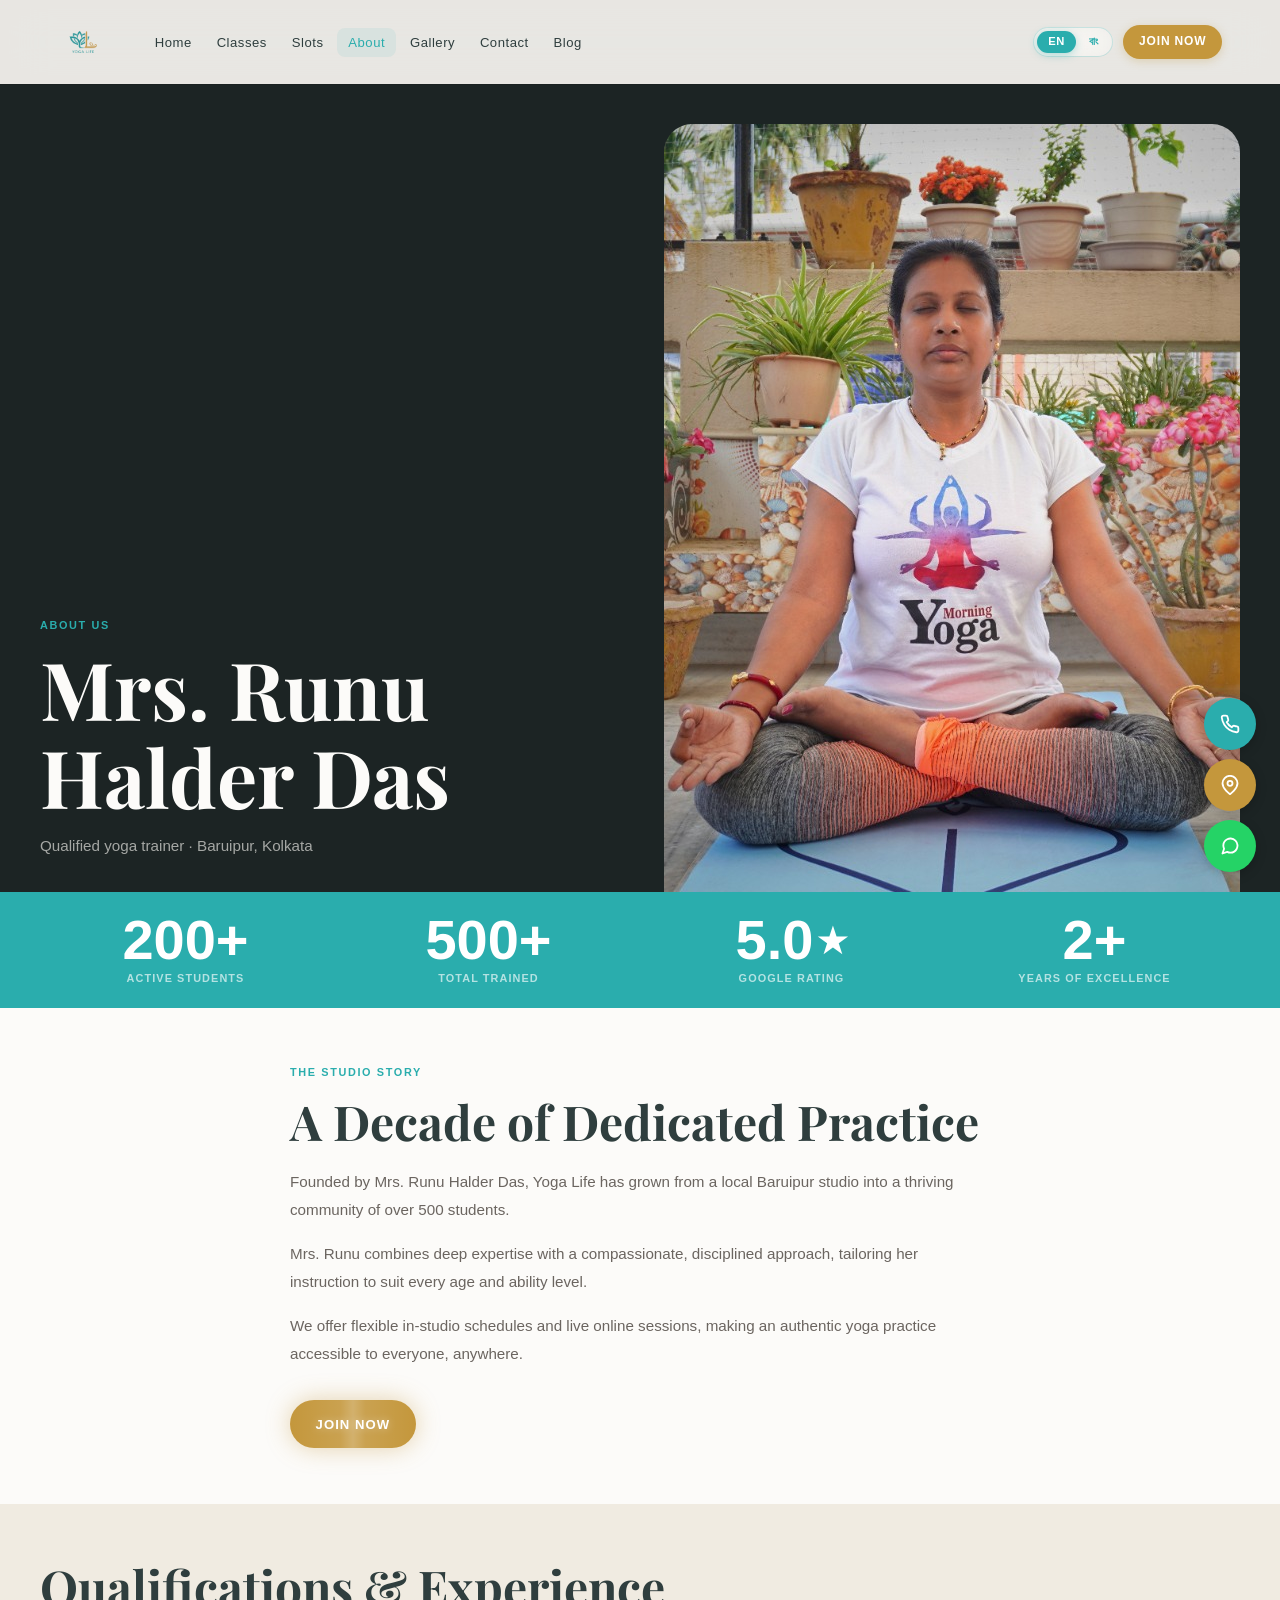
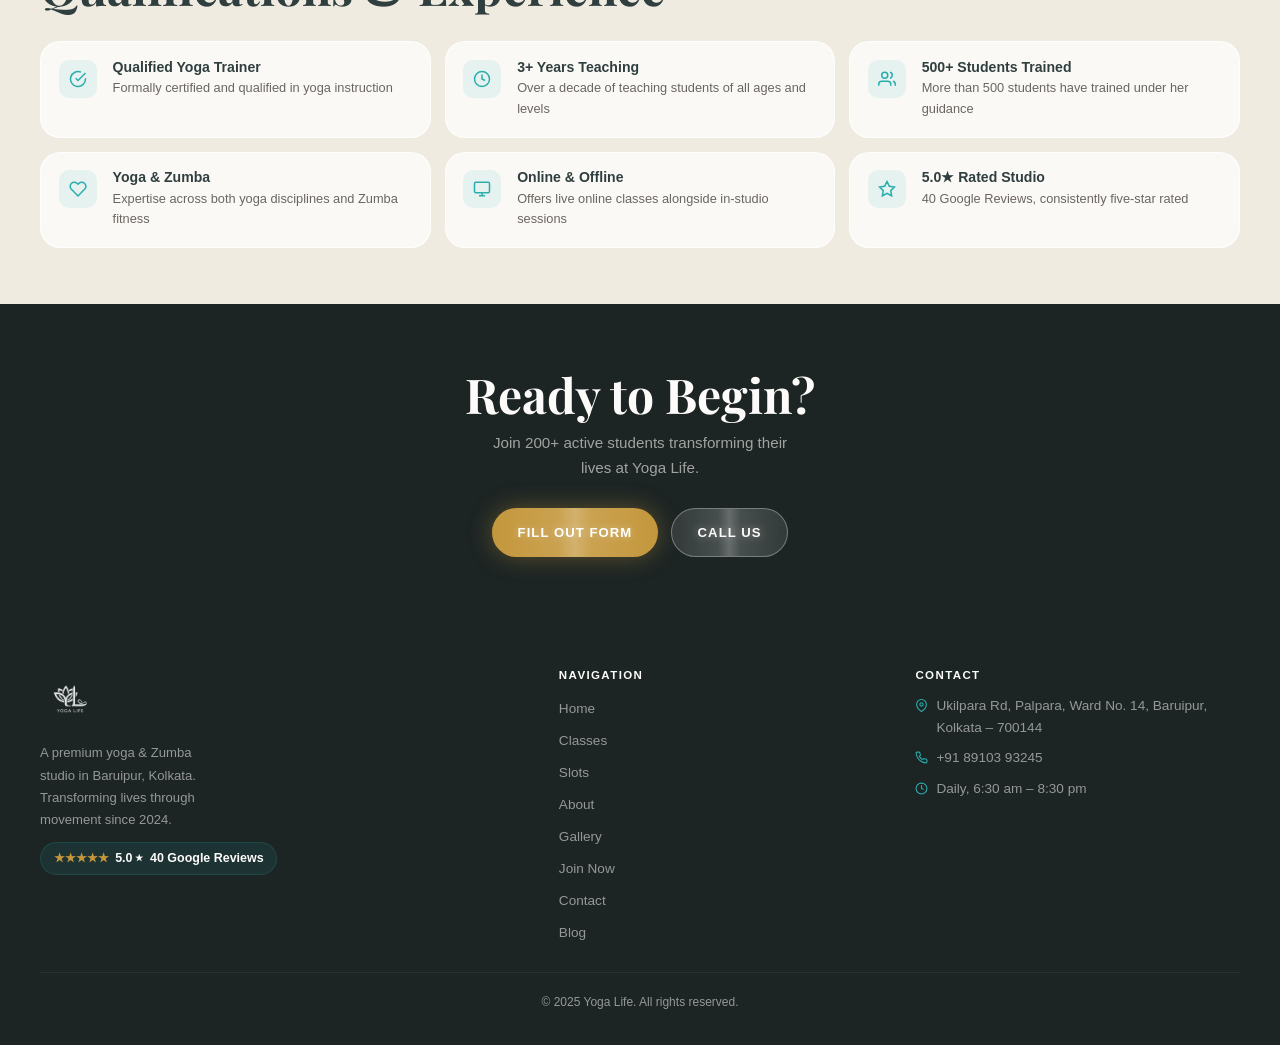
<file: about.html>
<!DOCTYPE html>
<html lang="en">
<head>
    <!-- Google Search Console Verification -->
    <meta name="google-site-verification" content="EGmx_LkWbeWBFNHHQPnf5CXbHpJaudwl_-J-YU2fF6U" />
    <!-- Google tag (gtag.js) -->
    <script async src="https://www.googletagmanager.com/gtag/js?id=G-JGTG7HRP4K"></script>
    <script>
      window.dataLayer = window.dataLayer || [];
      function gtag(){dataLayer.push(arguments);}
      gtag('js', new Date());

      gtag('config', 'G-JGTG7HRP4K');
    </script>
  <meta charset="UTF-8">
  <meta name="viewport" content="width=device-width, initial-scale=1.0">
  <title>About Runu Halder Das | Certified Yoga Trainer, Baruipur</title>
  <meta name="description" content="Meet Runu Halder Das, certified yoga instructor in Baruipur with 500+ students trained. Learn about Yoga Life's story, teaching philosophy, and commitment to the community.">
  <meta property="og:title" content="About Runu Halder Das | Certified Yoga Trainer, Baruipur">
  <meta property="og:description" content="Meet Runu Halder Das, certified yoga instructor in Baruipur with 500+ students trained. Learn about Yoga Life's story, teaching philosophy, and commitment to the community.">
  <meta property="og:type" content="website">
  <link rel="icon" type="image/png" href="assets/yoga-life-logo.png">
  <link rel="stylesheet" href="css/style.css?v=2.7">
</head>
<body>
<header id="site-header" class="scrolled">
  <div class="nav-inner">
    <a href="index.html" class="nav-logo" aria-label="Yoga Life Home"><img src="assets/yoga-life-logo.png" alt="Yoga Life Logo"></a>
    <nav aria-label="Primary navigation"><ul class="nav-links">
        <li><a href="index.html" data-i18n="nav.home">Home</a></li>
        <li><a href="classes.html" data-i18n="nav.classes">Classes</a></li>
        <li><a href="slots.html" data-i18n="nav.slots">Slots</a></li>
        <li><a href="about.html" data-i18n="nav.about">About</a></li>
        <li><a href="gallery.html" data-i18n="nav.gallery">Gallery</a></li>
        <li><a href="contact.html" data-i18n="nav.contact">Contact</a></li>
        <li><a href="blog.html" data-i18n="nav.blog">Blog</a></li>
      </ul></nav>
    <div class="nav-right">
      <div class="lang-toggle" role="group" aria-label="Language selector">
        <button class="lang-btn active" data-lang="en" aria-label="English">EN</button>
        <button class="lang-btn" data-lang="bn" aria-label="Bengali">&#2476;&#2494;&#2434;</button>
      </div>
      <a href="join.html" class="btn-join-nav" data-i18n="nav.join">Join Now</a>
      <button class="nav-hamburger" id="nav-hamburger" aria-label="Open menu" aria-expanded="false"><span></span><span></span><span></span></button>
    </div>
  </div>
</header>
<nav class="nav-drawer" id="nav-drawer" aria-label="Mobile navigation">
  <a href="index.html" data-i18n="nav.home">Home</a>
  <a href="classes.html" data-i18n="nav.classes">Classes</a>
  <a href="slots.html" data-i18n="nav.slots">Slots</a>
  <a href="about.html" data-i18n="nav.about">About</a>
  <a href="gallery.html" data-i18n="nav.gallery">Gallery</a>
  <a href="contact.html" data-i18n="nav.contact">Contact</a>
  <a href="blog.html" data-i18n="nav.blog">Blog</a>
  <a href="join.html" class="btn-cta-gold" data-i18n="nav.join">Join Now</a>
</nav>
<section class="about-hero-section">
  <div class="about-hero-inner">
    <div class="about-hero-text">
      <span class="label" data-i18n="ap.label">About Us</span>
      <h1 data-i18n="ap.h1">Mrs. Runu Halder Das</h1>
      <p data-i18n="ap.sub">Qualified yoga trainer - Baruipur, Kolkata</p>
    </div>
    <img src="assets/instructor.jpg" alt="Mrs. Runu Halder Das, Yoga Life instructor" class="about-hero-img" fetchpriority="high">
  </div>
</section>
<section class="stats-band">
  <div class="stats-inner">
    <div class="stat"><div class="stat-num" data-i18n="stat.students">200+</div><div class="stat-label" data-i18n="stat.students.l">Active Students</div></div>
    <div class="stat"><div class="stat-num" data-i18n="stat.trained">500+</div><div class="stat-label" data-i18n="stat.trained.l">Total Trained</div></div>
    <div class="stat"><div class="stat-num" data-i18n="stat.rating">5.0&#9733;</div><div class="stat-label" data-i18n="stat.rating.l">Google Rating</div></div>
    <div class="stat"><div class="stat-num" data-i18n="stat.years">2+</div><div class="stat-label" data-i18n="stat.years.l">Years of Excellence</div></div>
  </div>
</section>
<section class="about-story">
  <div class="about-story-inner reveal">
    <span class="label" data-i18n="ap.story.label">The Studio Story</span>
    <h2 data-i18n="ap.story.h2">A Decade of Dedicated Practice</h2>
    <p data-i18n="ap.story.p1">Yoga Life was founded by Mrs. Runu Halder Das with a single, unwavering belief: that the practice of yoga belongs to everyone.</p>
    <p data-i18n="ap.story.p2">Mrs. Runu brings warmth, precision, and deep expertise to every class. Her approach is both disciplined and compassionate.</p>
    <p data-i18n="ap.story.p3">Today, Yoga Life offers both in-studio classes across multiple time slots and live online sessions.</p>
    <div style="margin-top:2rem;"><a href="join.html" class="btn btn-gold" id="about-join-btn" data-i18n="nav.join">Join Now</a></div>
  </div>
</section>
<section class="qualifications">
  <div class="qualifications-inner">
    <h2 class="reveal" data-i18n="ap.qual.h2">Qualifications and Experience</h2>
    <div class="qual-grid">
      <div class="qual-item reveal"><div class="qual-icon"><svg viewBox="0 0 24 24" fill="none" stroke="currentColor" stroke-width="2"><path d="M22 11.08V12a10 10 0 1 1-5.93-9.14"/><polyline points="22 4 12 14.01 9 11.01"/></svg></div><div><h4 data-i18n="ap.qual.1.title">Qualified Yoga Trainer</h4><p data-i18n="ap.qual.1.desc">Formally certified and qualified in yoga instruction</p></div></div>
      <div class="qual-item reveal reveal-delay-1"><div class="qual-icon"><svg viewBox="0 0 24 24" fill="none" stroke="currentColor" stroke-width="2"><circle cx="12" cy="12" r="10"/><polyline points="12 6 12 12 16 14"/></svg></div><div><h4 data-i18n="ap.qual.2.title">3+ Years Teaching</h4><p data-i18n="ap.qual.2.desc">Years of teaching students of all ages</p></div></div>
      <div class="qual-item reveal reveal-delay-2"><div class="qual-icon"><svg viewBox="0 0 24 24" fill="none" stroke="currentColor" stroke-width="2"><path d="M17 21v-2a4 4 0 0 0-4-4H5a4 4 0 0 0-4 4v2"/><circle cx="9" cy="7" r="4"/><path d="M23 21v-2a4 4 0 0 0-3-3.87"/><path d="M16 3.13a4 4 0 0 1 0 7.75"/></svg></div><div><h4 data-i18n="ap.qual.3.title">500+ Students Trained</h4><p data-i18n="ap.qual.3.desc">More than 500 students have trained under her guidance</p></div></div>
      <div class="qual-item reveal"><div class="qual-icon"><svg viewBox="0 0 24 24" fill="none" stroke="currentColor" stroke-width="2"><path d="M20.84 4.61a5.5 5.5 0 0 0-7.78 0L12 5.67l-1.06-1.06a5.5 5.5 0 0 0-7.78 7.78l1.06 1.06L12 21.23l7.78-7.78 1.06-1.06a5.5 5.5 0 0 0 0-7.78z"/></svg></div><div><h4 data-i18n="ap.qual.4.title">Yoga and Zumba</h4><p data-i18n="ap.qual.4.desc">Expertise across both yoga disciplines and Zumba fitness</p></div></div>
      <div class="qual-item reveal reveal-delay-1"><div class="qual-icon"><svg viewBox="0 0 24 24" fill="none" stroke="currentColor" stroke-width="2"><rect x="2" y="3" width="20" height="14" rx="2" ry="2"/><line x1="8" y1="21" x2="16" y2="21"/><line x1="12" y1="17" x2="12" y2="21"/></svg></div><div><h4 data-i18n="ap.qual.5.title">Online and Offline</h4><p data-i18n="ap.qual.5.desc">Live online classes alongside in-studio sessions</p></div></div>
      <div class="qual-item reveal reveal-delay-2"><div class="qual-icon"><svg viewBox="0 0 24 24" fill="none" stroke="currentColor" stroke-width="2"><polygon points="12 2 15.09 8.26 22 9.27 17 14.14 18.18 21.02 12 17.77 5.82 21.02 7 14.14 2 9.27 8.91 8.26 12 2"/></svg></div><div><h4 data-i18n="ap.qual.6.title">5.0&#9733; Rated Studio</h4><p data-i18n="ap.qual.6.desc">40 Google Reviews - consistently five-star rated</p></div></div>
    </div>
  </div>
</section>
<section class="cta-band">
  <div class="reveal">
    <h2 data-i18n="cta.h2">Ready to Begin?</h2>
    <p data-i18n="cta.p">Join 200+ active students transforming their lives at Yoga Life.</p>
    <div class="cta-btns">
      <a href="join.html" class="btn btn-gold" id="about-cta-btn" data-i18n="cta.btn1">Fill Out Form</a>
      <a href="tel:+918910393245" class="btn btn-outline" data-i18n="cta.btn2">Call Us</a>
    </div>
  </div>
</section>
<footer class="site-footer" aria-label="Site footer">
  <div class="footer-inner">
    <div class="footer-logo-col">
      <div class="footer-logo"><img src="assets/yoga-life-logo.png" alt="Yoga Life Logo"></div>
      <p class="footer-desc" data-i18n="footer.desc">A premium yoga and Zumba studio in Baruipur, Kolkata.</p>
      <a href="https://maps.app.goo.gl/x7ezDPFoH5HibmBJ8" target="_blank" rel="noopener noreferrer" class="footer-rating" id="footer-rating-link">
        <span class="stars">&#9733;&#9733;&#9733;&#9733;&#9733;</span> <span data-i18n="footer.rating">5.0&#9733; 40 Google Reviews</span>
      </a>
    </div>
    <div class="footer-col">
      <h4 data-i18n="footer.nav">Navigation</h4>
      <ul>
        <li><a href="index.html" data-i18n="nav.home">Home</a></li>
        <li><a href="classes.html" data-i18n="nav.classes">Classes</a></li>
        <li><a href="slots.html" data-i18n="nav.slots">Slots</a></li>
        <li><a href="about.html" data-i18n="nav.about">About</a></li>
        <li><a href="gallery.html" data-i18n="nav.gallery">Gallery</a></li>
        <li><a href="join.html" data-i18n="nav.join">Join Now</a></li>
        <li><a href="contact.html" data-i18n="nav.contact">Contact</a></li>
        <li><a href="blog.html" data-i18n="nav.blog">Blog</a></li>
      </ul>
    </div>
    <div class="footer-col">
      <h4 data-i18n="footer.contact">Contact</h4>
      <div class="contact-item"><svg viewBox="0 0 24 24" fill="none" stroke="currentColor" stroke-width="2"><path d="M21 10c0 7-9 13-9 13s-9-6-9-13a9 9 0 0 1 18 0z"/><circle cx="12" cy="10" r="3"/></svg><span data-i18n="footer.address">Ukilpara Rd, Palpara, Baruipur, Kolkata 700144</span></div>
      <div class="contact-item"><svg viewBox="0 0 24 24" fill="none" stroke="currentColor" stroke-width="2"><path d="M22 16.92v3a2 2 0 0 1-2.18 2 19.79 19.79 0 0 1-8.63-3.07 19.5 19.5 0 0 1-6-6 19.79 19.79 0 0 1-3.07-8.67A2 2 0 0 1 4.11 2h3a2 2 0 0 1 2 1.72c.127.96.361 1.903.7 2.81a2 2 0 0 1-.45 2.11L8.09 9.91a16 16 0 0 0 6 6l1.27-1.27a2 2 0 0 1 2.11-.45c.907.339 1.85.573 2.81.7A2 2 0 0 1 22 16.92z"/></svg><a href="tel:+918910393245">+91 89103 93245</a></div>
      <div class="contact-item"><svg viewBox="0 0 24 24" fill="none" stroke="currentColor" stroke-width="2"><circle cx="12" cy="12" r="10"/><polyline points="12 6 12 12 16 14"/></svg><span data-i18n="footer.hours.val">Daily, 6:30 am - 8:30 pm</span></div>
    </div>
  </div>
  <div class="footer-bottom"><p data-i18n="footer.copy">2025 Yoga Life. All rights reserved.</p></div>
</footer>
<div class="float-contacts" aria-label="Quick contact">
  <a href="tel:+918910393245" class="float-btn float-call" id="float-call-btn" aria-label="Call us"><svg viewBox="0 0 24 24" fill="none" stroke="currentColor" stroke-width="2.2" stroke-linecap="round" stroke-linejoin="round"><path d="M22 16.92v3a2 2 0 0 1-2.18 2 19.79 19.79 0 0 1-8.63-3.07 19.5 19.5 0 0 1-6-6 19.79 19.79 0 0 1-3.07-8.67A2 2 0 0 1 4.11 2h3a2 2 0 0 1 2 1.72c.127.96.361 1.903.7 2.81a2 2 0 0 1-.45 2.11L8.09 9.91a16 16 0 0 0 6 6l1.27-1.27a2 2 0 0 1 2.11-.45c.907.339 1.85.573 2.81.7A2 2 0 0 1 22 16.92z"/></svg></a>
  <a href="https://maps.app.goo.gl/x7ezDPFoH5HibmBJ8" target="_blank" rel="noopener noreferrer" class="float-btn float-directions" id="float-dir-btn" aria-label="Get directions"><svg viewBox="0 0 24 24" fill="none" stroke="currentColor" stroke-width="2.2" stroke-linecap="round" stroke-linejoin="round"><path d="M21 10c0 7-9 13-9 13s-9-6-9-13a9 9 0 0 1 18 0z"/><circle cx="12" cy="10" r="3"/></svg></a>
  <a href="https://wa.me/919800421238" target="_blank" rel="noopener noreferrer" class="float-btn float-whatsapp" id="float-wa-btn" aria-label="WhatsApp us"><svg viewBox="0 0 24 24" fill="none" stroke="currentColor" stroke-width="2.2" stroke-linecap="round" stroke-linejoin="round"><path d="M21 11.5a8.38 8.38 0 0 1-.9 3.8 8.5 8.5 0 0 1-7.6 4.7 8.38 8.38 0 0 1-3.8-.9L3 21l1.9-5.7a8.38 8.38 0 0 1-.9-3.8 8.5 8.5 0 0 1 4.7-7.6 8.38 8.38 0 0 1 3.8-.9h.5a8.48 8.48 0 0 1 8 8v.5z"/></svg></a>
</div>
<script src="js/translations.js"></script>
<script src="js/main.js?v=2.3"></script>
</body></html>
</file>
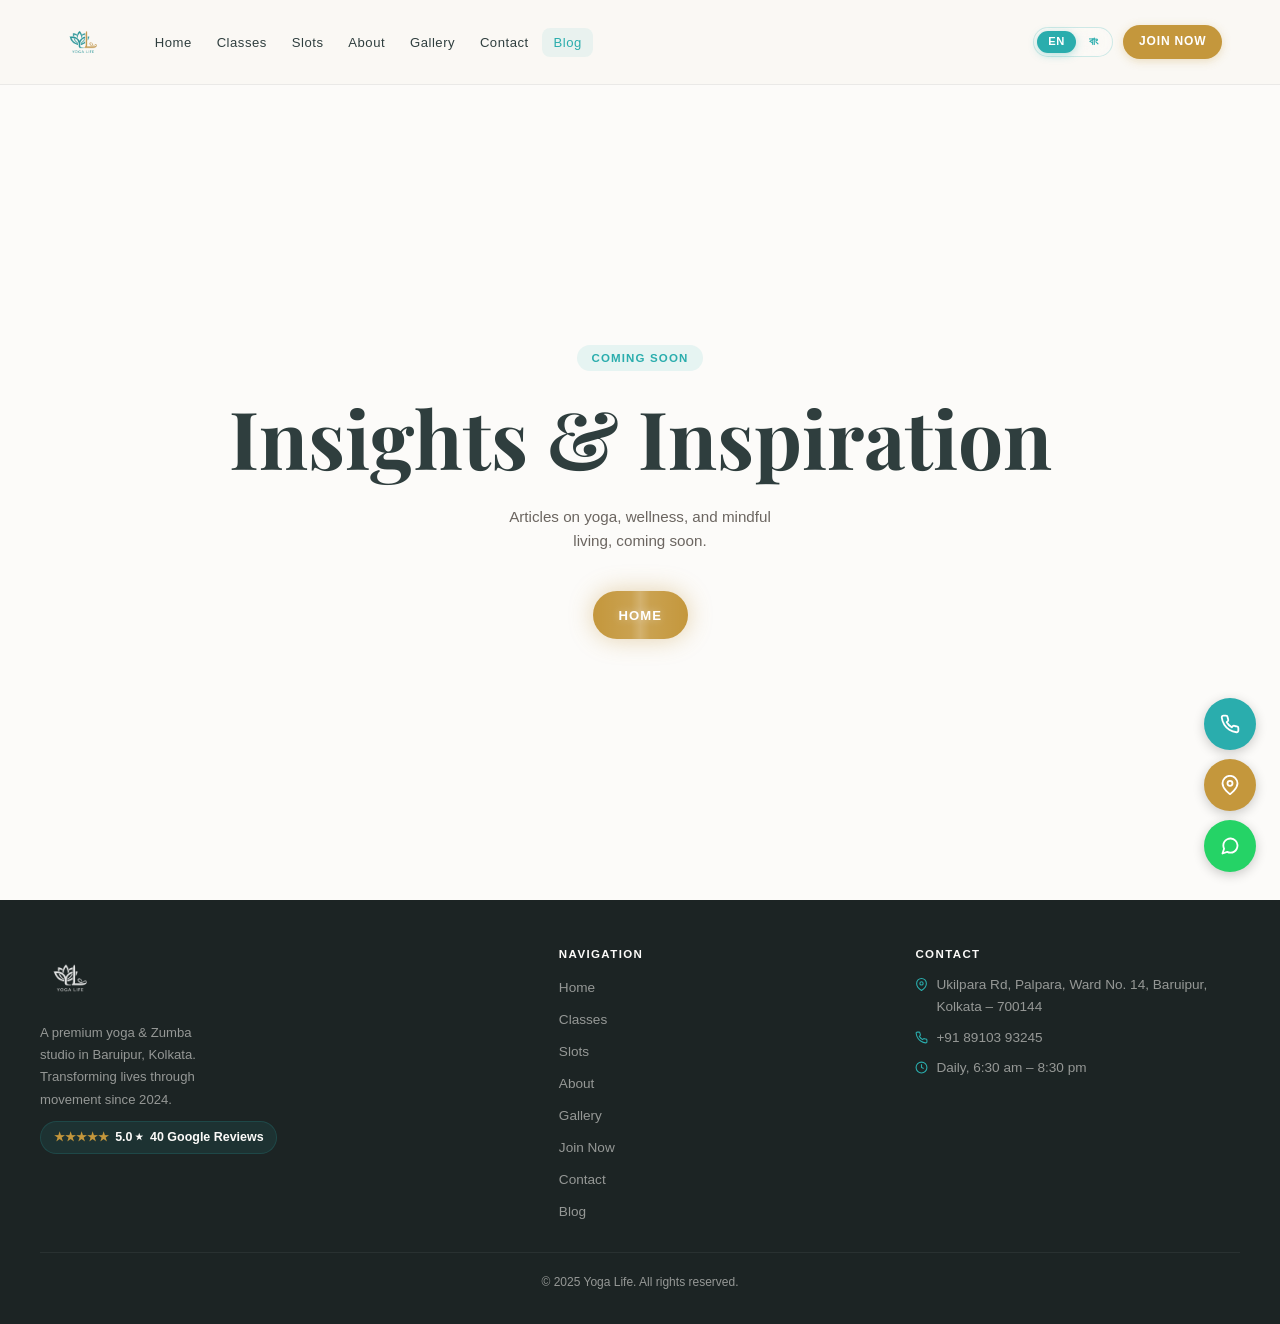
<file: blog.html>
<!DOCTYPE html>
<html lang="en">
<head>
    <!-- Google Search Console Verification -->
    <meta name="google-site-verification" content="EGmx_LkWbeWBFNHHQPnf5CXbHpJaudwl_-J-YU2fF6U" />
    <!-- Google tag (gtag.js) -->
    <script async src="https://www.googletagmanager.com/gtag/js?id=G-JGTG7HRP4K"></script>
    <script>
      window.dataLayer = window.dataLayer || [];
      function gtag(){dataLayer.push(arguments);}
      gtag('js', new Date());

      gtag('config', 'G-JGTG7HRP4K');
    </script>
  <meta charset="UTF-8">
  <meta name="viewport" content="width=device-width, initial-scale=1.0">
  <title>Yoga & Wellness Tips from Baruipur | Yoga Life Blog</title>
  <meta name="description" content="Tips on yoga, meditation, pranayam and healthy living from Yoga Life, Baruipur. Practical guidance for beginners and long-time students alike.">
  <meta property="og:title" content="Yoga & Wellness Tips from Baruipur | Yoga Life Blog">
  <meta property="og:description" content="Tips on yoga, meditation, pranayam and healthy living from Yoga Life, Baruipur. Practical guidance for beginners and long-time students alike.">
  <meta property="og:type" content="website">
  <link rel="icon" type="image/png" href="assets/yoga-life-logo.png">
  <link rel="stylesheet" href="css/style.css?v=2.7">
</head>
<body>
<header id="site-header" class="scrolled">
  <div class="nav-inner">
    <a href="index.html" class="nav-logo" aria-label="Yoga Life Home"><img src="assets/yoga-life-logo.png" alt="Yoga Life Logo"></a>
    <nav aria-label="Primary navigation"><ul class="nav-links">
        <li><a href="index.html" data-i18n="nav.home">Home</a></li>
        <li><a href="classes.html" data-i18n="nav.classes">Classes</a></li>
        <li><a href="slots.html" data-i18n="nav.slots">Slots</a></li>
        <li><a href="about.html" data-i18n="nav.about">About</a></li>
        <li><a href="gallery.html" data-i18n="nav.gallery">Gallery</a></li>
        <li><a href="contact.html" data-i18n="nav.contact">Contact</a></li>
        <li><a href="blog.html" data-i18n="nav.blog">Blog</a></li>
      </ul></nav>
    <div class="nav-right">
      <div class="lang-toggle" role="group" aria-label="Language selector">
        <button class="lang-btn active" data-lang="en" aria-label="English">EN</button>
        <button class="lang-btn" data-lang="bn" aria-label="Bengali">&#2476;&#2494;&#2434;</button>
      </div>
      <a href="join.html" class="btn-join-nav" data-i18n="nav.join">Join Now</a>
      <button class="nav-hamburger" id="nav-hamburger" aria-label="Open menu" aria-expanded="false"><span></span><span></span><span></span></button>
    </div>
  </div>
</header>
<nav class="nav-drawer" id="nav-drawer" aria-label="Mobile navigation">
  <a href="index.html" data-i18n="nav.home">Home</a>
  <a href="classes.html" data-i18n="nav.classes">Classes</a>
  <a href="slots.html" data-i18n="nav.slots">Slots</a>
  <a href="about.html" data-i18n="nav.about">About</a>
  <a href="gallery.html" data-i18n="nav.gallery">Gallery</a>
  <a href="contact.html" data-i18n="nav.contact">Contact</a>
  <a href="blog.html" data-i18n="nav.blog">Blog</a>
  <a href="join.html" class="btn-cta-gold" data-i18n="nav.join">Join Now</a>
</nav>
<div class="page-offset"></div>
<section class="coming-soon">
  <span class="cs-tag" data-i18n="blog.tag">Coming Soon</span>
  <h1 data-i18n="blog.h1">Insights and Inspiration</h1>
  <p data-i18n="blog.p">Articles on yoga, wellness, and mindful living - coming soon.</p>
  <div style="margin-top:1.5rem;">
    <a href="index.html" class="btn btn-gold" id="blog-home-btn" data-i18n="nav.home">Back to Home</a>
  </div>
</section>
<footer class="site-footer" aria-label="Site footer">
  <div class="footer-inner">
    <div class="footer-logo-col">
      <div class="footer-logo"><img src="assets/yoga-life-logo.png" alt="Yoga Life Logo"></div>
      <p class="footer-desc" data-i18n="footer.desc">A premium yoga and Zumba studio in Baruipur, Kolkata.</p>
      <a href="https://maps.app.goo.gl/x7ezDPFoH5HibmBJ8" target="_blank" rel="noopener noreferrer" class="footer-rating" id="footer-rating-link">
        <span class="stars">&#9733;&#9733;&#9733;&#9733;&#9733;</span> <span data-i18n="footer.rating">5.0&#9733; 40 Google Reviews</span>
      </a>
    </div>
    <div class="footer-col">
      <h4 data-i18n="footer.nav">Navigation</h4>
      <ul>
        <li><a href="index.html" data-i18n="nav.home">Home</a></li>
        <li><a href="classes.html" data-i18n="nav.classes">Classes</a></li>
        <li><a href="slots.html" data-i18n="nav.slots">Slots</a></li>
        <li><a href="about.html" data-i18n="nav.about">About</a></li>
        <li><a href="gallery.html" data-i18n="nav.gallery">Gallery</a></li>
        <li><a href="join.html" data-i18n="nav.join">Join Now</a></li>
        <li><a href="contact.html" data-i18n="nav.contact">Contact</a></li>
        <li><a href="blog.html" data-i18n="nav.blog">Blog</a></li>
      </ul>
    </div>
    <div class="footer-col">
      <h4 data-i18n="footer.contact">Contact</h4>
      <div class="contact-item"><svg viewBox="0 0 24 24" fill="none" stroke="currentColor" stroke-width="2"><path d="M21 10c0 7-9 13-9 13s-9-6-9-13a9 9 0 0 1 18 0z"/><circle cx="12" cy="10" r="3"/></svg><span data-i18n="footer.address">Ukilpara Rd, Palpara, Baruipur, Kolkata 700144</span></div>
      <div class="contact-item"><svg viewBox="0 0 24 24" fill="none" stroke="currentColor" stroke-width="2"><path d="M22 16.92v3a2 2 0 0 1-2.18 2 19.79 19.79 0 0 1-8.63-3.07 19.5 19.5 0 0 1-6-6 19.79 19.79 0 0 1-3.07-8.67A2 2 0 0 1 4.11 2h3a2 2 0 0 1 2 1.72c.127.96.361 1.903.7 2.81a2 2 0 0 1-.45 2.11L8.09 9.91a16 16 0 0 0 6 6l1.27-1.27a2 2 0 0 1 2.11-.45c.907.339 1.85.573 2.81.7A2 2 0 0 1 22 16.92z"/></svg><a href="tel:+918910393245">+91 89103 93245</a></div>
      <div class="contact-item"><svg viewBox="0 0 24 24" fill="none" stroke="currentColor" stroke-width="2"><circle cx="12" cy="12" r="10"/><polyline points="12 6 12 12 16 14"/></svg><span data-i18n="footer.hours.val">Daily, 6:30 am - 8:30 pm</span></div>
    </div>
  </div>
  <div class="footer-bottom"><p data-i18n="footer.copy">2025 Yoga Life. All rights reserved.</p></div>
</footer>
<div class="float-contacts" aria-label="Quick contact">
  <a href="tel:+918910393245" class="float-btn float-call" id="float-call-btn" aria-label="Call us"><svg viewBox="0 0 24 24" fill="none" stroke="currentColor" stroke-width="2.2" stroke-linecap="round" stroke-linejoin="round"><path d="M22 16.92v3a2 2 0 0 1-2.18 2 19.79 19.79 0 0 1-8.63-3.07 19.5 19.5 0 0 1-6-6 19.79 19.79 0 0 1-3.07-8.67A2 2 0 0 1 4.11 2h3a2 2 0 0 1 2 1.72c.127.96.361 1.903.7 2.81a2 2 0 0 1-.45 2.11L8.09 9.91a16 16 0 0 0 6 6l1.27-1.27a2 2 0 0 1 2.11-.45c.907.339 1.85.573 2.81.7A2 2 0 0 1 22 16.92z"/></svg></a>
  <a href="https://maps.app.goo.gl/x7ezDPFoH5HibmBJ8" target="_blank" rel="noopener noreferrer" class="float-btn float-directions" id="float-dir-btn" aria-label="Get directions"><svg viewBox="0 0 24 24" fill="none" stroke="currentColor" stroke-width="2.2" stroke-linecap="round" stroke-linejoin="round"><path d="M21 10c0 7-9 13-9 13s-9-6-9-13a9 9 0 0 1 18 0z"/><circle cx="12" cy="10" r="3"/></svg></a>
  <a href="https://wa.me/919800421238" target="_blank" rel="noopener noreferrer" class="float-btn float-whatsapp" id="float-wa-btn" aria-label="WhatsApp us"><svg viewBox="0 0 24 24" fill="none" stroke="currentColor" stroke-width="2.2" stroke-linecap="round" stroke-linejoin="round"><path d="M21 11.5a8.38 8.38 0 0 1-.9 3.8 8.5 8.5 0 0 1-7.6 4.7 8.38 8.38 0 0 1-3.8-.9L3 21l1.9-5.7a8.38 8.38 0 0 1-.9-3.8 8.5 8.5 0 0 1 4.7-7.6 8.38 8.38 0 0 1 3.8-.9h.5a8.48 8.48 0 0 1 8 8v.5z"/></svg></a>
</div>
<script src="js/translations.js"></script>
<script src="js/main.js?v=2.3"></script>
</body></html>
</file>
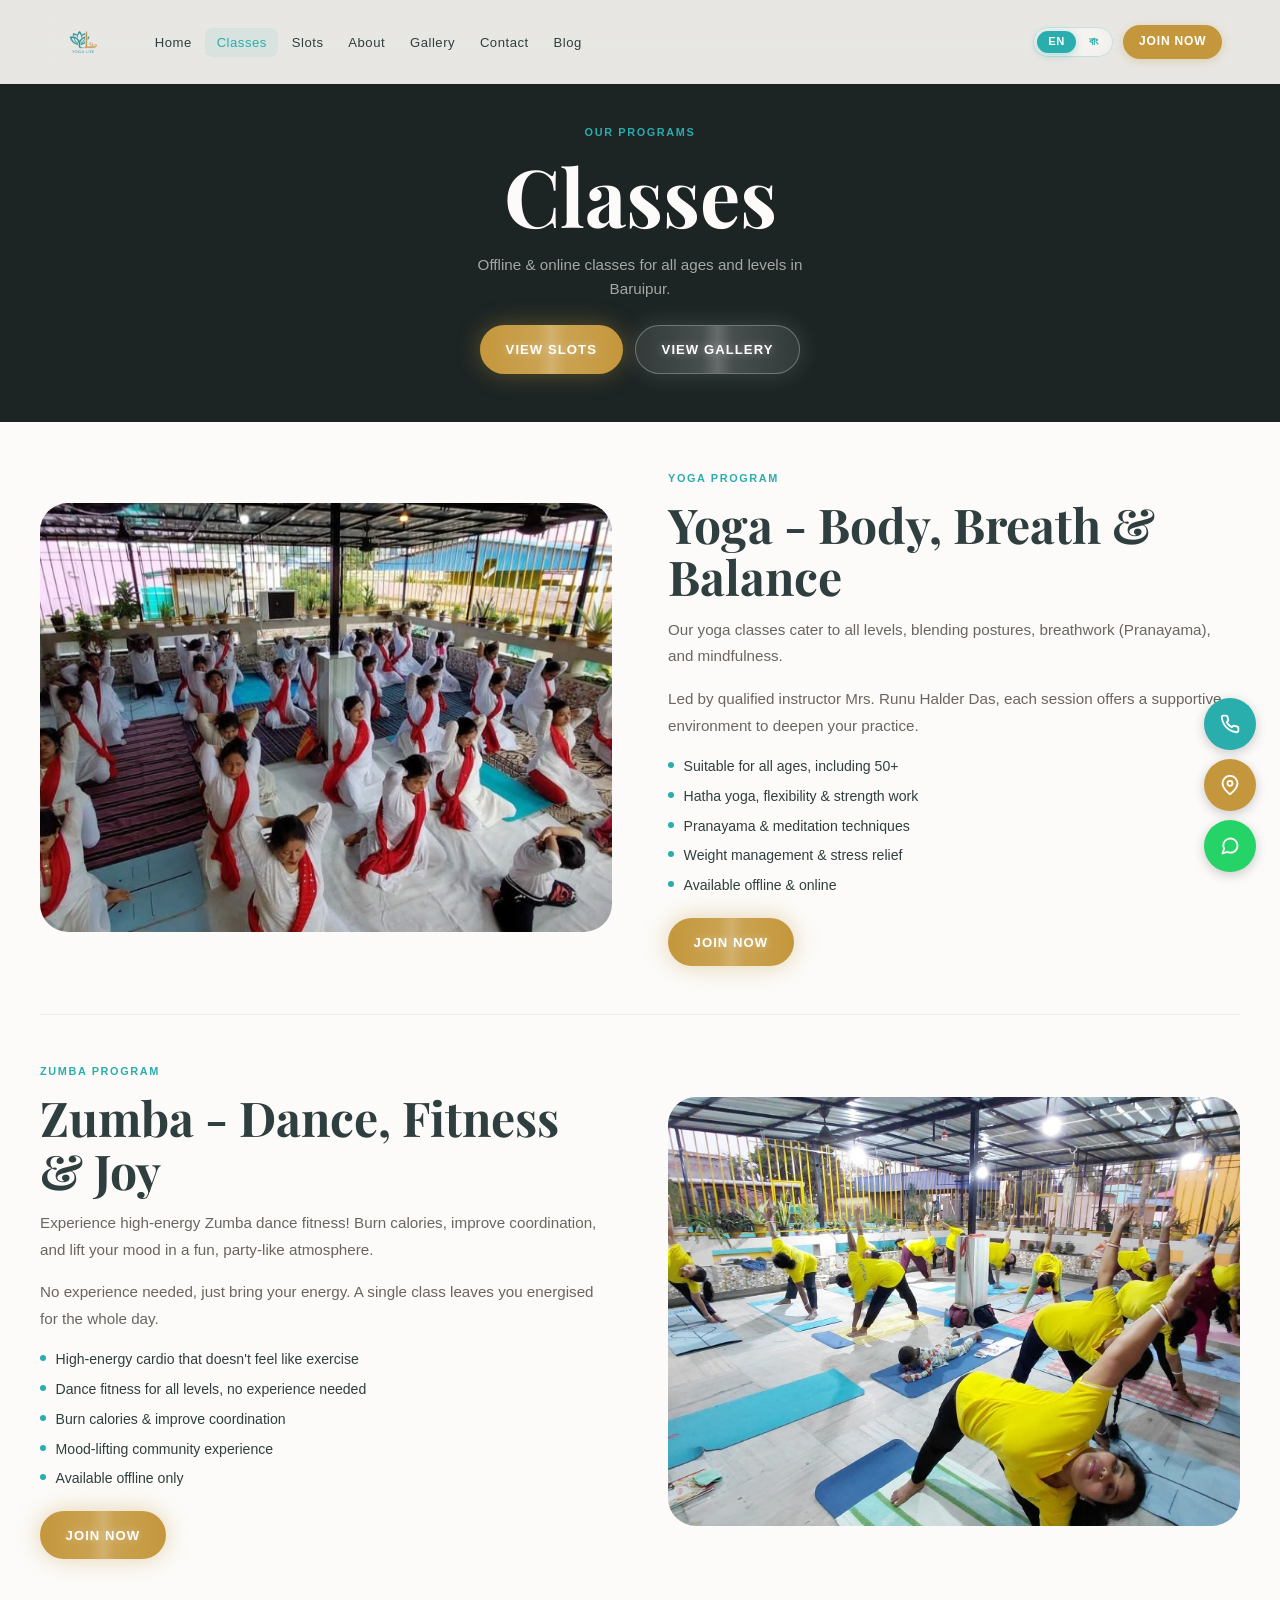
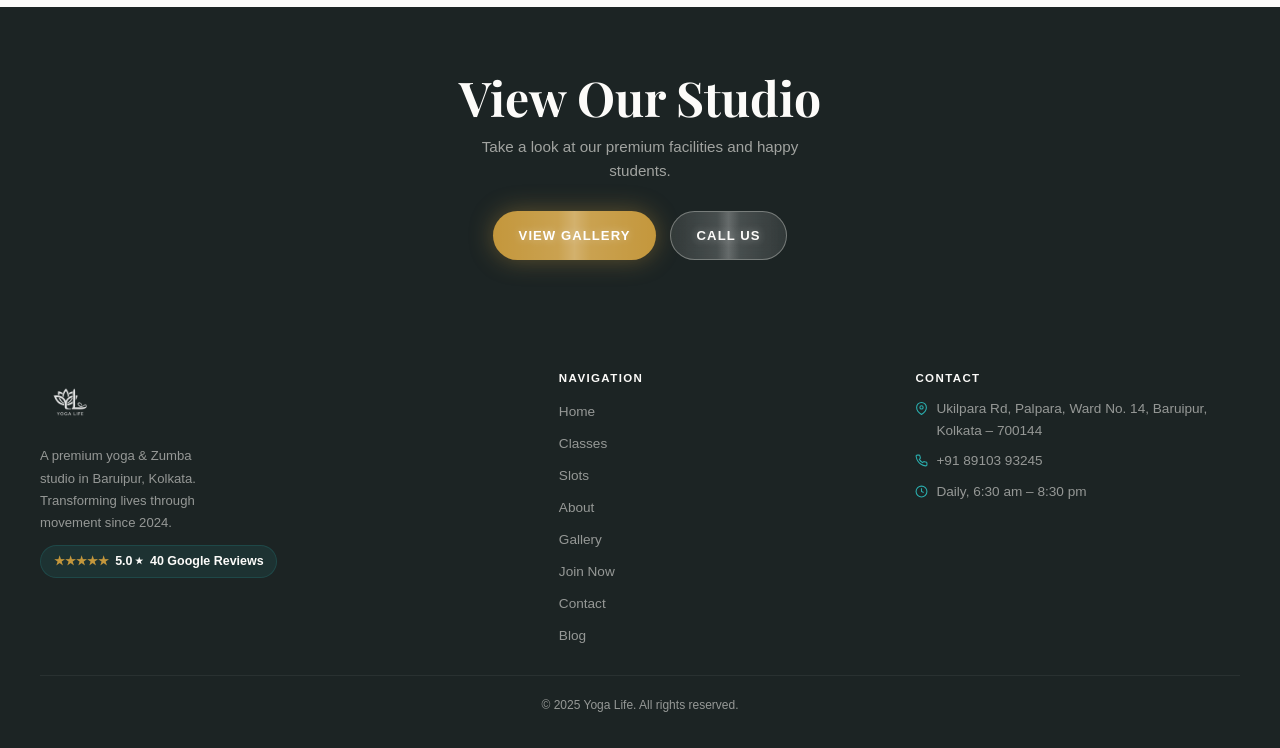
<file: classes.html>
<!DOCTYPE html>
<html lang="en">
<head>
    <!-- Google Search Console Verification -->
    <meta name="google-site-verification" content="EGmx_LkWbeWBFNHHQPnf5CXbHpJaudwl_-J-YU2fF6U" />
    <!-- Google tag (gtag.js) -->
    <script async src="https://www.googletagmanager.com/gtag/js?id=G-JGTG7HRP4K"></script>
    <script>
      window.dataLayer = window.dataLayer || [];
      function gtag(){dataLayer.push(arguments);}
      gtag('js', new Date());

      gtag('config', 'G-JGTG7HRP4K');
    </script>
  <meta charset="UTF-8">
  <meta name="viewport" content="width=device-width, initial-scale=1.0">
  <title>Yoga, Zumba & Pranayam Classes in Baruipur | Yoga Life</title>
  <meta name="description" content="Explore yoga, Zumba, meditation and pranayam class timings in Baruipur. Beginner to advanced batches, morning and evening slots, online and offline options at Yoga Life.">
  <meta property="og:title" content="Yoga, Zumba & Pranayam Classes in Baruipur | Yoga Life">
  <meta property="og:description" content="Explore yoga, Zumba, meditation and pranayam class timings in Baruipur. Beginner to advanced batches, morning and evening slots, online and offline options at Yoga Life.">
  <meta property="og:type" content="website">
  <link rel="icon" type="image/png" href="assets/yoga-life-logo.png">
  <link rel="stylesheet" href="css/style.css?v=2.7">
</head>
<body>
<header id="site-header" class="scrolled">
  <div class="nav-inner">
    <a href="index.html" class="nav-logo" aria-label="Yoga Life Home"><img src="assets/yoga-life-logo.png" alt="Yoga Life Logo"></a>
    <nav aria-label="Primary navigation"><ul class="nav-links">
        <li><a href="index.html" data-i18n="nav.home">Home</a></li>
        <li><a href="classes.html" data-i18n="nav.classes">Classes</a></li>
        <li><a href="slots.html" data-i18n="nav.slots">Slots</a></li>
        <li><a href="about.html" data-i18n="nav.about">About</a></li>
        <li><a href="gallery.html" data-i18n="nav.gallery">Gallery</a></li>
        <li><a href="contact.html" data-i18n="nav.contact">Contact</a></li>
        <li><a href="blog.html" data-i18n="nav.blog">Blog</a></li>
      </ul></nav>
    <div class="nav-right">
      <div class="lang-toggle" role="group" aria-label="Language selector">
        <button class="lang-btn active" data-lang="en" aria-label="English">EN</button>
        <button class="lang-btn" data-lang="bn" aria-label="Bengali">&#2476;&#2494;&#2434;</button>
      </div>
      <a href="join.html" class="btn-join-nav" data-i18n="nav.join">Join Now</a>
      <button class="nav-hamburger" id="nav-hamburger" aria-label="Open menu" aria-expanded="false"><span></span><span></span><span></span></button>
    </div>
  </div>
</header>
<nav class="nav-drawer" id="nav-drawer" aria-label="Mobile navigation">
  <a href="index.html" data-i18n="nav.home">Home</a>
  <a href="classes.html" data-i18n="nav.classes">Classes</a>
  <a href="slots.html" data-i18n="nav.slots">Slots</a>
  <a href="about.html" data-i18n="nav.about">About</a>
  <a href="gallery.html" data-i18n="nav.gallery">Gallery</a>
  <a href="contact.html" data-i18n="nav.contact">Contact</a>
  <a href="blog.html" data-i18n="nav.blog">Blog</a>
  <a href="join.html" class="btn-cta-gold" data-i18n="nav.join">Join Now</a>
</nav>
<section class="page-hero">
  <div class="container">
    <span class="label" data-i18n="cp.label">Our Programs</span>
    <h1 data-i18n="cp.h1">Classes</h1>
    <p data-i18n="cp.sub">Offline and online classes for all ages and levels in Baruipur.</p>
    <div class="hero-ctas" style="justify-content: center; margin-top: 1.5rem;">
      <a href="slots.html" class="btn btn-gold">View Slots</a>
      <a href="gallery.html" class="btn btn-outline" style="border-color: rgba(255,255,255,0.3); color: var(--white);">View Gallery</a>
    </div>
  </div>
</section>
<section class="classes-section">
  <div class="class-detail reveal">
    <img src="assets/gallery-8.jpg" alt="Yoga class at Yoga Life" class="class-detail-img" loading="lazy">
    <div class="class-detail-body">
      <span class="label" data-i18n="cp.yoga.label">Yoga Program</span>
      <h2 data-i18n="cp.yoga.h2">Yoga - Body, Breath and Balance</h2>
      <p data-i18n="cp.yoga.p1">Our yoga sessions are thoughtfully designed for practitioners of all levels.</p>
      <p data-i18n="cp.yoga.p2">All sessions are led by Mrs. Runu Halder Das, a qualified instructor, in a supportive and non-judgmental environment.</p>
      <ul class="benefits-list">
        <li data-i18n="cp.yoga.b1">Suitable for all ages, including 50+</li>
        <li data-i18n="cp.yoga.b2">Hatha yoga, flexibility and strength work</li>
        <li data-i18n="cp.yoga.b3">Pranayama and meditation techniques</li>
        <li data-i18n="cp.yoga.b4">Weight management and stress relief</li>
        <li data-i18n="cp.yoga.b5">Available offline and online</li>
      </ul>
      <a href="join.html" class="btn btn-gold" id="yoga-join-btn" data-i18n="cp.join.cta">Join Now</a>
    </div>
  </div>
  <div class="class-detail reverse reveal">
    <img src="assets/gallery-9.jpg" alt="Zumba class at Yoga Life" class="class-detail-img" loading="lazy">
    <div class="class-detail-body">
      <span class="label" data-i18n="cp.zumba.label">Zumba Program</span>
      <h2 data-i18n="cp.zumba.h2">Zumba - Dance, Fitness and Joy</h2>
      <p data-i18n="cp.zumba.p1">Zumba at Yoga Life is high-energy, joyful, and genuinely fun.</p>
      <p data-i18n="cp.zumba.p2">Our Zumba sessions burn calories, improve coordination, lift mood, and build community.</p>
      <ul class="benefits-list">
        <li data-i18n="cp.zumba.b1">High-energy cardio that does not feel like exercise</li>
        <li data-i18n="cp.zumba.b2">Dance fitness for all levels</li>
        <li data-i18n="cp.zumba.b3">Burn calories and improve coordination</li>
        <li data-i18n="cp.zumba.b4">Mood-lifting community experience</li>
        <li data-i18n="cp.zumba.b5">Available offline only</li>
      </ul>
      <a href="join.html" class="btn btn-gold" id="zumba-join-btn" data-i18n="cp.join.cta">Join Now</a>
    </div>
  </div>
</section>

<section class="cta-band">
  <div class="reveal">
    <h2>View Our Studio</h2>
    <p>Take a look at our premium facilities and happy students.</p>
    <div class="cta-btns">
      <a href="gallery.html" class="btn btn-gold" id="classes-gallery-btn">View Gallery</a>
      <a href="tel:+918910393245" class="btn btn-outline" data-i18n="cta.btn2">Call Us</a>
    </div>
  </div>
</section>
<footer class="site-footer" aria-label="Site footer">
  <div class="footer-inner">
    <div class="footer-logo-col">
      <div class="footer-logo"><img src="assets/yoga-life-logo.png" alt="Yoga Life Logo"></div>
      <p class="footer-desc" data-i18n="footer.desc">A premium yoga and Zumba studio in Baruipur, Kolkata.</p>
      <a href="https://maps.app.goo.gl/x7ezDPFoH5HibmBJ8" target="_blank" rel="noopener noreferrer" class="footer-rating" id="footer-rating-link">
        <span class="stars">&#9733;&#9733;&#9733;&#9733;&#9733;</span> <span data-i18n="footer.rating">5.0&#9733; 40 Google Reviews</span>
      </a>
    </div>
    <div class="footer-col">
      <h4 data-i18n="footer.nav">Navigation</h4>
      <ul>
        <li><a href="index.html" data-i18n="nav.home">Home</a></li>
        <li><a href="classes.html" data-i18n="nav.classes">Classes</a></li>
        <li><a href="slots.html" data-i18n="nav.slots">Slots</a></li>
        <li><a href="about.html" data-i18n="nav.about">About</a></li>
        <li><a href="gallery.html" data-i18n="nav.gallery">Gallery</a></li>
        <li><a href="join.html" data-i18n="nav.join">Join Now</a></li>
        <li><a href="contact.html" data-i18n="nav.contact">Contact</a></li>
        <li><a href="blog.html" data-i18n="nav.blog">Blog</a></li>
      </ul>
    </div>
    <div class="footer-col">
      <h4 data-i18n="footer.contact">Contact</h4>
      <div class="contact-item"><svg viewBox="0 0 24 24" fill="none" stroke="currentColor" stroke-width="2"><path d="M21 10c0 7-9 13-9 13s-9-6-9-13a9 9 0 0 1 18 0z"/><circle cx="12" cy="10" r="3"/></svg><span data-i18n="footer.address">Ukilpara Rd, Palpara, Baruipur, Kolkata 700144</span></div>
      <div class="contact-item"><svg viewBox="0 0 24 24" fill="none" stroke="currentColor" stroke-width="2"><path d="M22 16.92v3a2 2 0 0 1-2.18 2 19.79 19.79 0 0 1-8.63-3.07 19.5 19.5 0 0 1-6-6 19.79 19.79 0 0 1-3.07-8.67A2 2 0 0 1 4.11 2h3a2 2 0 0 1 2 1.72c.127.96.361 1.903.7 2.81a2 2 0 0 1-.45 2.11L8.09 9.91a16 16 0 0 0 6 6l1.27-1.27a2 2 0 0 1 2.11-.45c.907.339 1.85.573 2.81.7A2 2 0 0 1 22 16.92z"/></svg><a href="tel:+918910393245">+91 89103 93245</a></div>
      <div class="contact-item"><svg viewBox="0 0 24 24" fill="none" stroke="currentColor" stroke-width="2"><circle cx="12" cy="12" r="10"/><polyline points="12 6 12 12 16 14"/></svg><span data-i18n="footer.hours.val">Daily, 6:30 am - 8:30 pm</span></div>
    </div>
  </div>
  <div class="footer-bottom"><p data-i18n="footer.copy">2025 Yoga Life. All rights reserved.</p></div>
</footer>
<div class="float-contacts" aria-label="Quick contact">
  <a href="tel:+918910393245" class="float-btn float-call" id="float-call-btn" aria-label="Call us"><svg viewBox="0 0 24 24" fill="none" stroke="currentColor" stroke-width="2.2" stroke-linecap="round" stroke-linejoin="round"><path d="M22 16.92v3a2 2 0 0 1-2.18 2 19.79 19.79 0 0 1-8.63-3.07 19.5 19.5 0 0 1-6-6 19.79 19.79 0 0 1-3.07-8.67A2 2 0 0 1 4.11 2h3a2 2 0 0 1 2 1.72c.127.96.361 1.903.7 2.81a2 2 0 0 1-.45 2.11L8.09 9.91a16 16 0 0 0 6 6l1.27-1.27a2 2 0 0 1 2.11-.45c.907.339 1.85.573 2.81.7A2 2 0 0 1 22 16.92z"/></svg></a>
  <a href="https://maps.app.goo.gl/x7ezDPFoH5HibmBJ8" target="_blank" rel="noopener noreferrer" class="float-btn float-directions" id="float-dir-btn" aria-label="Get directions"><svg viewBox="0 0 24 24" fill="none" stroke="currentColor" stroke-width="2.2" stroke-linecap="round" stroke-linejoin="round"><path d="M21 10c0 7-9 13-9 13s-9-6-9-13a9 9 0 0 1 18 0z"/><circle cx="12" cy="10" r="3"/></svg></a>
  <a href="https://wa.me/919800421238" target="_blank" rel="noopener noreferrer" class="float-btn float-whatsapp" id="float-wa-btn" aria-label="WhatsApp us"><svg viewBox="0 0 24 24" fill="none" stroke="currentColor" stroke-width="2.2" stroke-linecap="round" stroke-linejoin="round"><path d="M21 11.5a8.38 8.38 0 0 1-.9 3.8 8.5 8.5 0 0 1-7.6 4.7 8.38 8.38 0 0 1-3.8-.9L3 21l1.9-5.7a8.38 8.38 0 0 1-.9-3.8 8.5 8.5 0 0 1 4.7-7.6 8.38 8.38 0 0 1 3.8-.9h.5a8.48 8.48 0 0 1 8 8v.5z"/></svg></a>
</div>
<script src="js/translations.js"></script>
<script src="js/main.js?v=2.3"></script>
</body></html>
</file>
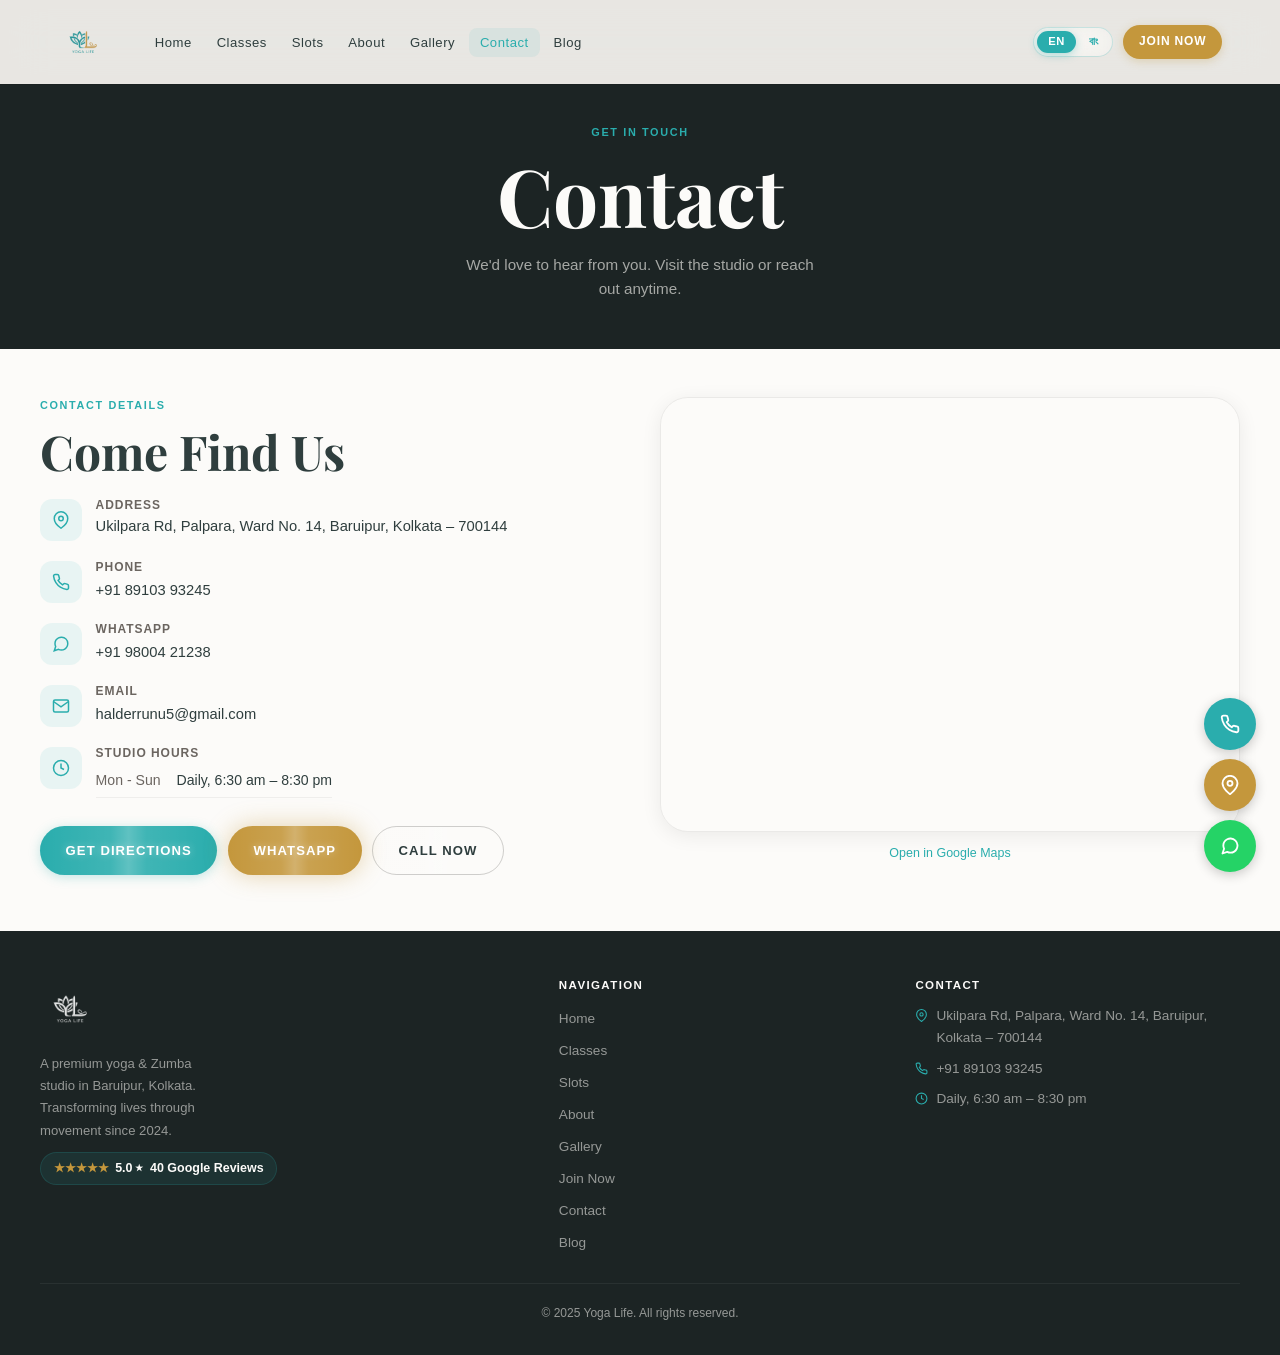
<file: contact.html>
<!DOCTYPE html>
<html lang="en">
<head>
    <!-- Google Search Console Verification -->
    <meta name="google-site-verification" content="EGmx_LkWbeWBFNHHQPnf5CXbHpJaudwl_-J-YU2fF6U" />
    <!-- Google tag (gtag.js) -->
    <script async src="https://www.googletagmanager.com/gtag/js?id=G-JGTG7HRP4K"></script>
    <script>
      window.dataLayer = window.dataLayer || [];
      function gtag(){dataLayer.push(arguments);}
      gtag('js', new Date());

      gtag('config', 'G-JGTG7HRP4K');
    </script>
  <meta charset="UTF-8">
  <meta name="viewport" content="width=device-width, initial-scale=1.0">
  <title>Contact Yoga Life | Yoga Centre in Baruipur, West Bengal</title>
  <meta name="description" content="Find Yoga Life's address, timings and phone number in Baruipur. Located in Palpara, Ward 14 — near Sibanipith and Madarat. Call, WhatsApp or visit us directly.">
  <meta property="og:title" content="Contact Yoga Life | Yoga Centre in Baruipur, West Bengal">
  <meta property="og:description" content="Find Yoga Life's address, timings and phone number in Baruipur. Located in Palpara, Ward 14 — near Sibanipith and Madarat. Call, WhatsApp or visit us directly.">
  <meta property="og:type" content="website">
  <link rel="icon" type="image/png" href="assets/yoga-life-logo.png">
  <link rel="stylesheet" href="css/style.css?v=2.7">
</head>
<body>
<header id="site-header" class="scrolled">
  <div class="nav-inner">
    <a href="index.html" class="nav-logo" aria-label="Yoga Life Home"><img src="assets/yoga-life-logo.png" alt="Yoga Life Logo"></a>
    <nav aria-label="Primary navigation"><ul class="nav-links">
        <li><a href="index.html" data-i18n="nav.home">Home</a></li>
        <li><a href="classes.html" data-i18n="nav.classes">Classes</a></li>
        <li><a href="slots.html" data-i18n="nav.slots">Slots</a></li>
        <li><a href="about.html" data-i18n="nav.about">About</a></li>
        <li><a href="gallery.html" data-i18n="nav.gallery">Gallery</a></li>
        <li><a href="contact.html" data-i18n="nav.contact">Contact</a></li>
        <li><a href="blog.html" data-i18n="nav.blog">Blog</a></li>
      </ul></nav>
    <div class="nav-right">
      <div class="lang-toggle" role="group" aria-label="Language selector">
        <button class="lang-btn active" data-lang="en" aria-label="English">EN</button>
        <button class="lang-btn" data-lang="bn" aria-label="Bengali">&#2476;&#2494;&#2434;</button>
      </div>
      <a href="join.html" class="btn-join-nav" data-i18n="nav.join">Join Now</a>
      <button class="nav-hamburger" id="nav-hamburger" aria-label="Open menu" aria-expanded="false"><span></span><span></span><span></span></button>
    </div>
  </div>
</header>
<nav class="nav-drawer" id="nav-drawer" aria-label="Mobile navigation">
  <a href="index.html" data-i18n="nav.home">Home</a>
  <a href="classes.html" data-i18n="nav.classes">Classes</a>
  <a href="slots.html" data-i18n="nav.slots">Slots</a>
  <a href="about.html" data-i18n="nav.about">About</a>
  <a href="gallery.html" data-i18n="nav.gallery">Gallery</a>
  <a href="contact.html" data-i18n="nav.contact">Contact</a>
  <a href="blog.html" data-i18n="nav.blog">Blog</a>
  <a href="join.html" class="btn-cta-gold" data-i18n="nav.join">Join Now</a>
</nav>
<section class="page-hero">
  <div class="container">
    <span class="label" data-i18n="co.label">Get in Touch</span>
    <h1 data-i18n="co.h1">Contact</h1>
    <p data-i18n="co.sub">We would love to hear from you. Visit the studio or reach out anytime.</p>
  </div>
</section>
<section class="contact-section">
  <div class="contact-inner">
    <div class="contact-info reveal">
      <span class="label" data-i18n="co.info.label">Contact Details</span>
      <h2 data-i18n="co.info.h2">Come Find Us</h2>
      <div class="contact-detail">
        <div class="contact-detail-icon"><svg viewBox="0 0 24 24" fill="none" stroke="currentColor" stroke-width="2"><path d="M21 10c0 7-9 13-9 13s-9-6-9-13a9 9 0 0 1 18 0z"/><circle cx="12" cy="10" r="3"/></svg></div>
        <div><h4 data-i18n="co.addr.h">Address</h4><p data-i18n="co.addr.v">Ukilpara Rd, Palpara, Ward No. 14, Baruipur, Kolkata - 700144</p></div>
      </div>
      <div class="contact-detail">
        <div class="contact-detail-icon"><svg viewBox="0 0 24 24" fill="none" stroke="currentColor" stroke-width="2"><path d="M22 16.92v3a2 2 0 0 1-2.18 2 19.79 19.79 0 0 1-8.63-3.07 19.5 19.5 0 0 1-6-6 19.79 19.79 0 0 1-3.07-8.67A2 2 0 0 1 4.11 2h3a2 2 0 0 1 2 1.72c.127.96.361 1.903.7 2.81a2 2 0 0 1-.45 2.11L8.09 9.91a16 16 0 0 0 6 6l1.27-1.27a2 2 0 0 1 2.11-.45c.907.339 1.85.573 2.81.7A2 2 0 0 1 22 16.92z"/></svg></div>
        <div><h4 data-i18n="co.phone.h">Phone</h4><a href="tel:+918910393245" data-i18n="co.phone.v">+91 89103 93245</a></div>
      </div>
      <div class="contact-detail">
        <div class="contact-detail-icon"><svg viewBox="0 0 24 24" fill="none" stroke="currentColor" stroke-width="2"><path d="M21 11.5a8.38 8.38 0 0 1-.9 3.8 8.5 8.5 0 0 1-7.6 4.7 8.38 8.38 0 0 1-3.8-.9L3 21l1.9-5.7a8.38 8.38 0 0 1-.9-3.8 8.5 8.5 0 0 1 4.7-7.6 8.38 8.38 0 0 1 3.8-.9h.5a8.48 8.48 0 0 1 8 8v.5z"/></svg></div>
        <div><h4 data-i18n="co.wa.h">WhatsApp</h4><a href="https://wa.me/919800421238" target="_blank" rel="noopener noreferrer" data-i18n="co.wa.v">+91 98004 21238</a></div>
      </div>
      <div class="contact-detail">
        <div class="contact-detail-icon"><svg viewBox="0 0 24 24" fill="none" stroke="currentColor" stroke-width="2"><path d="M4 4h16c1.1 0 2 .9 2 2v12c0 1.1-.9 2-2 2H4c-1.1 0-2-.9-2-2V6c0-1.1.9-2 2-2z"/><polyline points="22,6 12,13 2,6"/></svg></div>
        <div><h4 data-i18n="co.email.h">Email</h4><a href="mailto:halderrunu5@gmail.com" data-i18n="co.email.v">halderrunu5@gmail.com</a></div>
      </div>
      <div class="contact-detail">
        <div class="contact-detail-icon"><svg viewBox="0 0 24 24" fill="none" stroke="currentColor" stroke-width="2"><circle cx="12" cy="12" r="10"/><polyline points="12 6 12 12 16 14"/></svg></div>
        <div><h4 data-i18n="co.hours.h">Studio Hours</h4><table class="hours-table"><tr><td style="white-space: nowrap; padding-right: 1rem;">Mon - Sun</td><td data-i18n="co.hours.v" style="white-space: nowrap;">Daily, 6:30 am - 8:30 pm</td></tr></table></div>
      </div>
      <div class="contact-cta-row">
        <a href="https://maps.app.goo.gl/x7ezDPFoH5HibmBJ8" target="_blank" rel="noopener noreferrer" class="btn btn-teal" id="contact-dir-btn" data-i18n="co.dir.btn">Get Directions</a>
        <a href="https://wa.me/919800421238" target="_blank" rel="noopener noreferrer" class="btn btn-gold" id="contact-wa-btn" data-i18n="co.wa.btn">WhatsApp</a>
        <a href="tel:+918910393245" class="btn btn-outline-dark" id="contact-call-btn" data-i18n="co.call.btn">Call Now</a>
      </div>
    </div>
    <div class="reveal reveal-delay-1">
      <div class="map-container">
        <iframe src="https://maps.google.com/maps?q=Yoga%20Life,%20Baruipur,%20Kolkata&t=&z=15&ie=UTF8&iwloc=&output=embed" title="Yoga Life location on Google Maps" allowfullscreen="" loading="lazy" referrerpolicy="no-referrer-when-downgrade"></iframe>
      </div>
      <p style="font-size:.78rem;color:var(--text-muted);margin-top:.75rem;text-align:center;">
        <a href="https://maps.app.goo.gl/x7ezDPFoH5HibmBJ8" target="_blank" rel="noopener noreferrer" style="color:var(--teal);">Open in Google Maps</a>
      </p>
    </div>
  </div>
</section>
<footer class="site-footer" aria-label="Site footer">
  <div class="footer-inner">
    <div class="footer-logo-col">
      <div class="footer-logo"><img src="assets/yoga-life-logo.png" alt="Yoga Life Logo"></div>
      <p class="footer-desc" data-i18n="footer.desc">A premium yoga and Zumba studio in Baruipur, Kolkata.</p>
      <a href="https://maps.app.goo.gl/x7ezDPFoH5HibmBJ8" target="_blank" rel="noopener noreferrer" class="footer-rating" id="footer-rating-link">
        <span class="stars">&#9733;&#9733;&#9733;&#9733;&#9733;</span> <span data-i18n="footer.rating">5.0&#9733; 40 Google Reviews</span>
      </a>
    </div>
    <div class="footer-col">
      <h4 data-i18n="footer.nav">Navigation</h4>
      <ul>
        <li><a href="index.html" data-i18n="nav.home">Home</a></li>
        <li><a href="classes.html" data-i18n="nav.classes">Classes</a></li>
        <li><a href="slots.html" data-i18n="nav.slots">Slots</a></li>
        <li><a href="about.html" data-i18n="nav.about">About</a></li>
        <li><a href="gallery.html" data-i18n="nav.gallery">Gallery</a></li>
        <li><a href="join.html" data-i18n="nav.join">Join Now</a></li>
        <li><a href="contact.html" data-i18n="nav.contact">Contact</a></li>
        <li><a href="blog.html" data-i18n="nav.blog">Blog</a></li>
      </ul>
    </div>
    <div class="footer-col">
      <h4 data-i18n="footer.contact">Contact</h4>
      <div class="contact-item"><svg viewBox="0 0 24 24" fill="none" stroke="currentColor" stroke-width="2"><path d="M21 10c0 7-9 13-9 13s-9-6-9-13a9 9 0 0 1 18 0z"/><circle cx="12" cy="10" r="3"/></svg><span data-i18n="footer.address">Ukilpara Rd, Palpara, Baruipur, Kolkata 700144</span></div>
      <div class="contact-item"><svg viewBox="0 0 24 24" fill="none" stroke="currentColor" stroke-width="2"><path d="M22 16.92v3a2 2 0 0 1-2.18 2 19.79 19.79 0 0 1-8.63-3.07 19.5 19.5 0 0 1-6-6 19.79 19.79 0 0 1-3.07-8.67A2 2 0 0 1 4.11 2h3a2 2 0 0 1 2 1.72c.127.96.361 1.903.7 2.81a2 2 0 0 1-.45 2.11L8.09 9.91a16 16 0 0 0 6 6l1.27-1.27a2 2 0 0 1 2.11-.45c.907.339 1.85.573 2.81.7A2 2 0 0 1 22 16.92z"/></svg><a href="tel:+918910393245">+91 89103 93245</a></div>
      <div class="contact-item"><svg viewBox="0 0 24 24" fill="none" stroke="currentColor" stroke-width="2"><circle cx="12" cy="12" r="10"/><polyline points="12 6 12 12 16 14"/></svg><span data-i18n="footer.hours.val">Daily, 6:30 am - 8:30 pm</span></div>
    </div>
  </div>
  <div class="footer-bottom"><p data-i18n="footer.copy">2025 Yoga Life. All rights reserved.</p></div>
</footer>
<div class="float-contacts" aria-label="Quick contact">
  <a href="tel:+918910393245" class="float-btn float-call" id="float-call-btn" aria-label="Call us"><svg viewBox="0 0 24 24" fill="none" stroke="currentColor" stroke-width="2.2" stroke-linecap="round" stroke-linejoin="round"><path d="M22 16.92v3a2 2 0 0 1-2.18 2 19.79 19.79 0 0 1-8.63-3.07 19.5 19.5 0 0 1-6-6 19.79 19.79 0 0 1-3.07-8.67A2 2 0 0 1 4.11 2h3a2 2 0 0 1 2 1.72c.127.96.361 1.903.7 2.81a2 2 0 0 1-.45 2.11L8.09 9.91a16 16 0 0 0 6 6l1.27-1.27a2 2 0 0 1 2.11-.45c.907.339 1.85.573 2.81.7A2 2 0 0 1 22 16.92z"/></svg></a>
  <a href="https://maps.app.goo.gl/x7ezDPFoH5HibmBJ8" target="_blank" rel="noopener noreferrer" class="float-btn float-directions" id="float-dir-btn" aria-label="Get directions"><svg viewBox="0 0 24 24" fill="none" stroke="currentColor" stroke-width="2.2" stroke-linecap="round" stroke-linejoin="round"><path d="M21 10c0 7-9 13-9 13s-9-6-9-13a9 9 0 0 1 18 0z"/><circle cx="12" cy="10" r="3"/></svg></a>
  <a href="https://wa.me/919800421238" target="_blank" rel="noopener noreferrer" class="float-btn float-whatsapp" id="float-wa-btn" aria-label="WhatsApp us"><svg viewBox="0 0 24 24" fill="none" stroke="currentColor" stroke-width="2.2" stroke-linecap="round" stroke-linejoin="round"><path d="M21 11.5a8.38 8.38 0 0 1-.9 3.8 8.5 8.5 0 0 1-7.6 4.7 8.38 8.38 0 0 1-3.8-.9L3 21l1.9-5.7a8.38 8.38 0 0 1-.9-3.8 8.5 8.5 0 0 1 4.7-7.6 8.38 8.38 0 0 1 3.8-.9h.5a8.48 8.48 0 0 1 8 8v.5z"/></svg></a>
</div>
<script src="js/translations.js"></script>
<script src="js/main.js?v=2.3"></script>
</body></html>
</file>
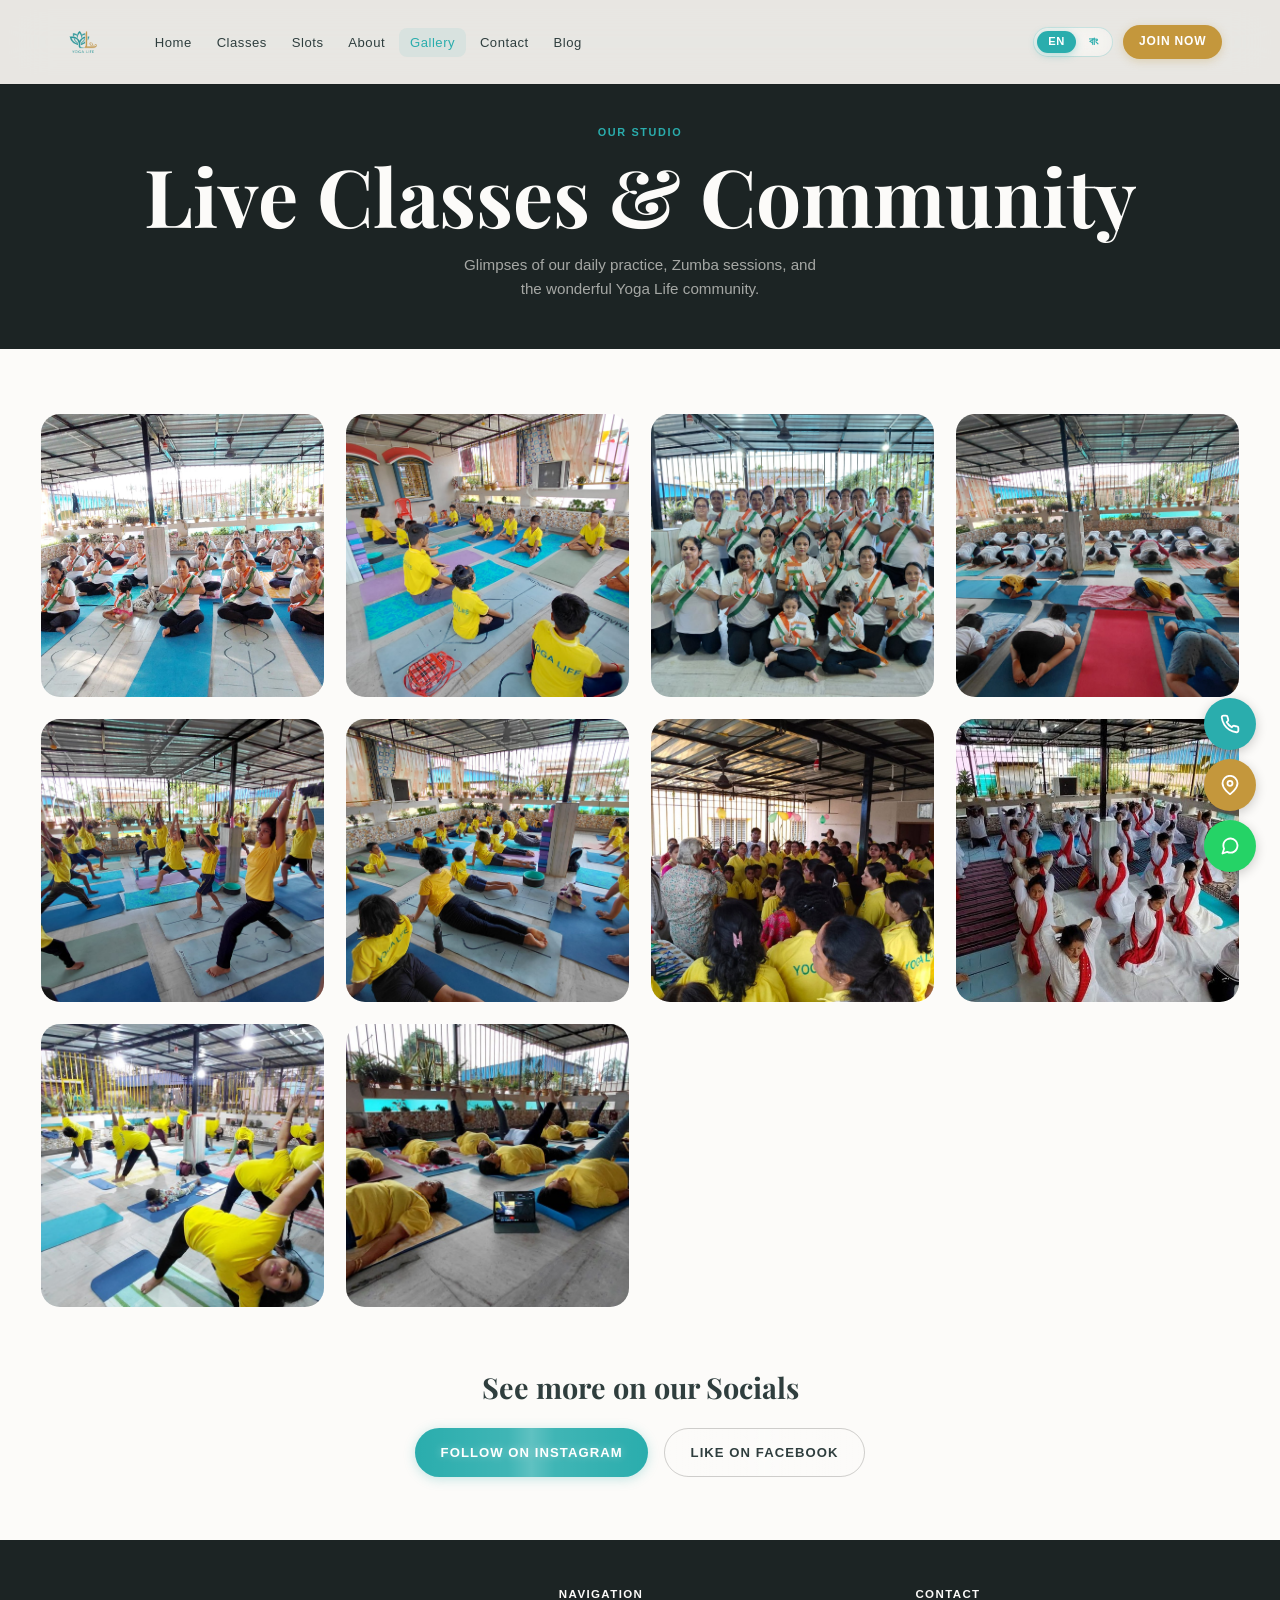
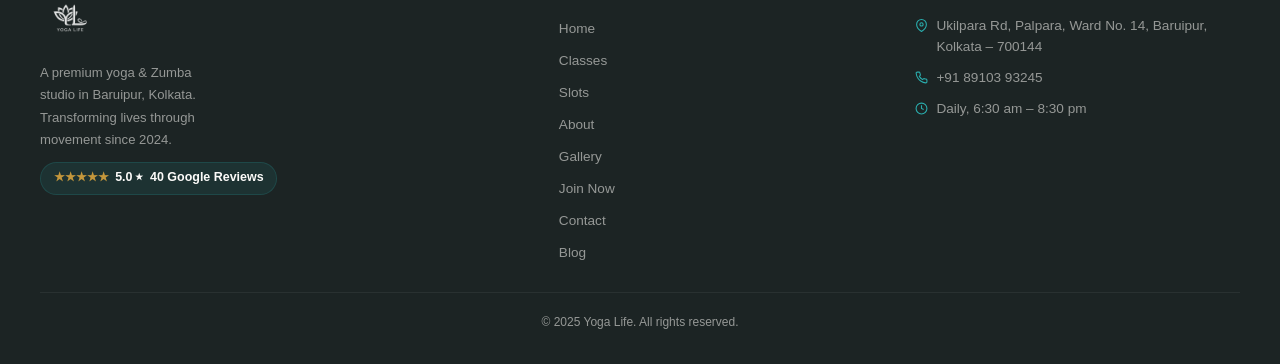
<file: gallery.html>
<!DOCTYPE html>
<html lang="en">
<head>
    <!-- Google Search Console Verification -->
    <meta name="google-site-verification" content="EGmx_LkWbeWBFNHHQPnf5CXbHpJaudwl_-J-YU2fF6U" />
    <!-- Google tag (gtag.js) -->
    <script async src="https://www.googletagmanager.com/gtag/js?id=G-JGTG7HRP4K"></script>
    <script>
      window.dataLayer = window.dataLayer || [];
      function gtag(){dataLayer.push(arguments);}
      gtag('js', new Date());

      gtag('config', 'G-JGTG7HRP4K');
    </script>
  <meta charset="UTF-8">
  <meta name="viewport" content="width=device-width, initial-scale=1.0">
  <title>Yoga Life Studio Photos | Classes in Baruipur, West Bengal</title>
  <meta name="description" content="See photos from Yoga Life's yoga, Zumba and meditation classes in Baruipur — our students, sessions, and studio space in Palpara, Ward 14.">
  <meta property="og:title" content="Yoga Life Studio Photos | Classes in Baruipur, West Bengal">
  <meta property="og:description" content="See photos from Yoga Life's yoga, Zumba and meditation classes in Baruipur — our students, sessions, and studio space in Palpara, Ward 14.">
  <meta property="og:type" content="website">
  <link rel="icon" type="image/png" href="assets/yoga-life-logo.png">
  <link rel="stylesheet" href="css/style.css?v=2.7">
</head>
<body>
<header id="site-header" class="scrolled">
  <div class="nav-inner">
    <a href="index.html" class="nav-logo" aria-label="Yoga Life Home"><img src="assets/yoga-life-logo.png" alt="Yoga Life Logo"></a>
    <nav aria-label="Primary navigation"><ul class="nav-links">
        <li><a href="index.html" data-i18n="nav.home">Home</a></li>
        <li><a href="classes.html" data-i18n="nav.classes">Classes</a></li>
        <li><a href="slots.html" data-i18n="nav.slots">Slots</a></li>
        <li><a href="about.html" data-i18n="nav.about">About</a></li>
        <li><a href="gallery.html" data-i18n="nav.gallery">Gallery</a></li>
        <li><a href="contact.html" data-i18n="nav.contact">Contact</a></li>
        <li><a href="blog.html" data-i18n="nav.blog">Blog</a></li>
      </ul></nav>
    <div class="nav-right">
      <div class="lang-toggle" role="group" aria-label="Language selector">
        <button class="lang-btn active" data-lang="en" aria-label="English">EN</button>
        <button class="lang-btn" data-lang="bn" aria-label="Bengali">&#2476;&#2494;&#2434;</button>
      </div>
      <a href="join.html" class="btn-join-nav" data-i18n="nav.join">Join Now</a>
      <button class="nav-hamburger" id="nav-hamburger" aria-label="Open menu" aria-expanded="false"><span></span><span></span><span></span></button>
    </div>
  </div>
</header>
<nav class="nav-drawer" id="nav-drawer" aria-label="Mobile navigation">
  <a href="index.html" data-i18n="nav.home">Home</a>
  <a href="classes.html" data-i18n="nav.classes">Classes</a>
  <a href="slots.html" data-i18n="nav.slots">Slots</a>
  <a href="about.html" data-i18n="nav.about">About</a>
  <a href="gallery.html" data-i18n="nav.gallery">Gallery</a>
  <a href="contact.html" data-i18n="nav.contact">Contact</a>
  <a href="blog.html" data-i18n="nav.blog">Blog</a>
  <a href="join.html" class="btn-cta-gold" data-i18n="nav.join">Join Now</a>
</nav>
<section class="page-hero" aria-label="Gallery Hero">
  <span class="label" data-i18n="gallery.label">Our Studio</span>
  <h1 data-i18n="gallery.h2">Live Classes & Community</h1>
  <p data-i18n="gallery.sub">Glimpses of our daily practice, Zumba sessions, and the wonderful Yoga Life community.</p>
</section>

<!-- GALLERY GRID -->
<section class="gallery-section" style="padding: 4rem 1.1rem; background: var(--off-white); min-height: 50vh;">
  <div style="max-width:var(--max-w);margin:0 auto;">
    <div class="gallery-grid">
      <div class="gallery-item"><img src="assets/studio-1.jpg" alt="Yoga Life Studio 1" style="width:100%;height:100%;object-fit:cover;"></div>
      <div class="gallery-item"><img src="assets/studio-2.jpg" alt="Yoga Life Studio 2" style="width:100%;height:100%;object-fit:cover;"></div>
      <div class="gallery-item"><img src="assets/studio-3.jpg" alt="Yoga Life Studio 3" style="width:100%;height:100%;object-fit:cover;"></div>
      <div class="gallery-item"><img src="assets/studio-4.jpg" alt="Yoga Life Studio 4" style="width:100%;height:100%;object-fit:cover;"></div>
      <div class="gallery-item"><img src="assets/studio-5.jpg" alt="Yoga Life Studio 5" style="width:100%;height:100%;object-fit:cover;"></div>
      <div class="gallery-item"><img src="assets/studio-6.jpg" alt="Yoga Life Studio 6" style="width:100%;height:100%;object-fit:cover;"></div>
      <div class="gallery-item"><img src="assets/gallery-7.jpg" alt="Yoga Life Gallery 7" style="width:100%;height:100%;object-fit:cover;"></div>
      <div class="gallery-item"><img src="assets/gallery-8.jpg" alt="Yoga Life Gallery 8" style="width:100%;height:100%;object-fit:cover;"></div>
      <div class="gallery-item"><img src="assets/gallery-9.jpg" alt="Yoga Life Gallery 9" style="width:100%;height:100%;object-fit:cover;"></div>
      <div class="gallery-item"><img src="assets/gallery-10.jpg" alt="Yoga Life Gallery 10" style="width:100%;height:100%;object-fit:cover;"></div>
    </div>
    
    <div class="gallery-socials reveal" style="margin-top: 4rem; text-align: center;">
      <h3 data-i18n="gallery.socials.title" style="margin-bottom: 1.5rem; color: var(--text-dark);">See more on our Socials</h3>
      <div style="display: flex; gap: 1rem; justify-content: center; flex-wrap: wrap;">
        <a href="https://www.instagram.com/runu_halder84?igsh=MWVlaTFsMXBycGkwbA==" target="_blank" rel="noopener noreferrer" class="btn btn-teal">Follow on Instagram</a>
        <a href="https://www.facebook.com/share/1VHUB7com7/" target="_blank" rel="noopener noreferrer" class="btn btn-outline-dark">Like on Facebook</a>
      </div>
  </div>
</section>
<footer class="site-footer" aria-label="Site footer">
  <div class="footer-inner">
    <div class="footer-logo-col">
      <div class="footer-logo"><img src="assets/yoga-life-logo.png" alt="Yoga Life Logo"></div>
      <p class="footer-desc" data-i18n="footer.desc">A premium yoga and Zumba studio in Baruipur, Kolkata.</p>
      <a href="https://maps.app.goo.gl/x7ezDPFoH5HibmBJ8" target="_blank" rel="noopener noreferrer" class="footer-rating" id="footer-rating-link">
        <span class="stars">&#9733;&#9733;&#9733;&#9733;&#9733;</span> <span data-i18n="footer.rating">5.0&#9733; 40 Google Reviews</span>
      </a>
    </div>
    <div class="footer-col">
      <h4 data-i18n="footer.nav">Navigation</h4>
      <ul>
        <li><a href="index.html" data-i18n="nav.home">Home</a></li>
        <li><a href="classes.html" data-i18n="nav.classes">Classes</a></li>
        <li><a href="slots.html" data-i18n="nav.slots">Slots</a></li>
        <li><a href="about.html" data-i18n="nav.about">About</a></li>
        <li><a href="gallery.html" data-i18n="nav.gallery">Gallery</a></li>
        <li><a href="join.html" data-i18n="nav.join">Join Now</a></li>
        <li><a href="contact.html" data-i18n="nav.contact">Contact</a></li>
        <li><a href="blog.html" data-i18n="nav.blog">Blog</a></li>
      </ul>
    </div>
    <div class="footer-col">
      <h4 data-i18n="footer.contact">Contact</h4>
      <div class="contact-item"><svg viewBox="0 0 24 24" fill="none" stroke="currentColor" stroke-width="2"><path d="M21 10c0 7-9 13-9 13s-9-6-9-13a9 9 0 0 1 18 0z"/><circle cx="12" cy="10" r="3"/></svg><span data-i18n="footer.address">Ukilpara Rd, Palpara, Baruipur, Kolkata 700144</span></div>
      <div class="contact-item"><svg viewBox="0 0 24 24" fill="none" stroke="currentColor" stroke-width="2"><path d="M22 16.92v3a2 2 0 0 1-2.18 2 19.79 19.79 0 0 1-8.63-3.07 19.5 19.5 0 0 1-6-6 19.79 19.79 0 0 1-3.07-8.67A2 2 0 0 1 4.11 2h3a2 2 0 0 1 2 1.72c.127.96.361 1.903.7 2.81a2 2 0 0 1-.45 2.11L8.09 9.91a16 16 0 0 0 6 6l1.27-1.27a2 2 0 0 1 2.11-.45c.907.339 1.85.573 2.81.7A2 2 0 0 1 22 16.92z"/></svg><a href="tel:+918910393245">+91 89103 93245</a></div>
      <div class="contact-item"><svg viewBox="0 0 24 24" fill="none" stroke="currentColor" stroke-width="2"><circle cx="12" cy="12" r="10"/><polyline points="12 6 12 12 16 14"/></svg><span data-i18n="footer.hours.val">Daily, 6:30 am - 8:30 pm</span></div>
    </div>
  </div>
  <div class="footer-bottom"><p data-i18n="footer.copy">2025 Yoga Life. All rights reserved.</p></div>
</footer>
<div class="float-contacts" aria-label="Quick contact">
  <a href="tel:+918910393245" class="float-btn float-call" id="float-call-btn" aria-label="Call us"><svg viewBox="0 0 24 24" fill="none" stroke="currentColor" stroke-width="2.2" stroke-linecap="round" stroke-linejoin="round"><path d="M22 16.92v3a2 2 0 0 1-2.18 2 19.79 19.79 0 0 1-8.63-3.07 19.5 19.5 0 0 1-6-6 19.79 19.79 0 0 1-3.07-8.67A2 2 0 0 1 4.11 2h3a2 2 0 0 1 2 1.72c.127.96.361 1.903.7 2.81a2 2 0 0 1-.45 2.11L8.09 9.91a16 16 0 0 0 6 6l1.27-1.27a2 2 0 0 1 2.11-.45c.907.339 1.85.573 2.81.7A2 2 0 0 1 22 16.92z"/></svg></a>
  <a href="https://maps.app.goo.gl/x7ezDPFoH5HibmBJ8" target="_blank" rel="noopener noreferrer" class="float-btn float-directions" id="float-dir-btn" aria-label="Get directions"><svg viewBox="0 0 24 24" fill="none" stroke="currentColor" stroke-width="2.2" stroke-linecap="round" stroke-linejoin="round"><path d="M21 10c0 7-9 13-9 13s-9-6-9-13a9 9 0 0 1 18 0z"/><circle cx="12" cy="10" r="3"/></svg></a>
  <a href="https://wa.me/919800421238" target="_blank" rel="noopener noreferrer" class="float-btn float-whatsapp" id="float-wa-btn" aria-label="WhatsApp us"><svg viewBox="0 0 24 24" fill="none" stroke="currentColor" stroke-width="2.2" stroke-linecap="round" stroke-linejoin="round"><path d="M21 11.5a8.38 8.38 0 0 1-.9 3.8 8.5 8.5 0 0 1-7.6 4.7 8.38 8.38 0 0 1-3.8-.9L3 21l1.9-5.7a8.38 8.38 0 0 1-.9-3.8 8.5 8.5 0 0 1 4.7-7.6 8.38 8.38 0 0 1 3.8-.9h.5a8.48 8.48 0 0 1 8 8v.5z"/></svg></a>
</div>
<script src="js/translations.js"></script>
<script src="js/main.js?v=2.3"></script>
</body></html>
</file>
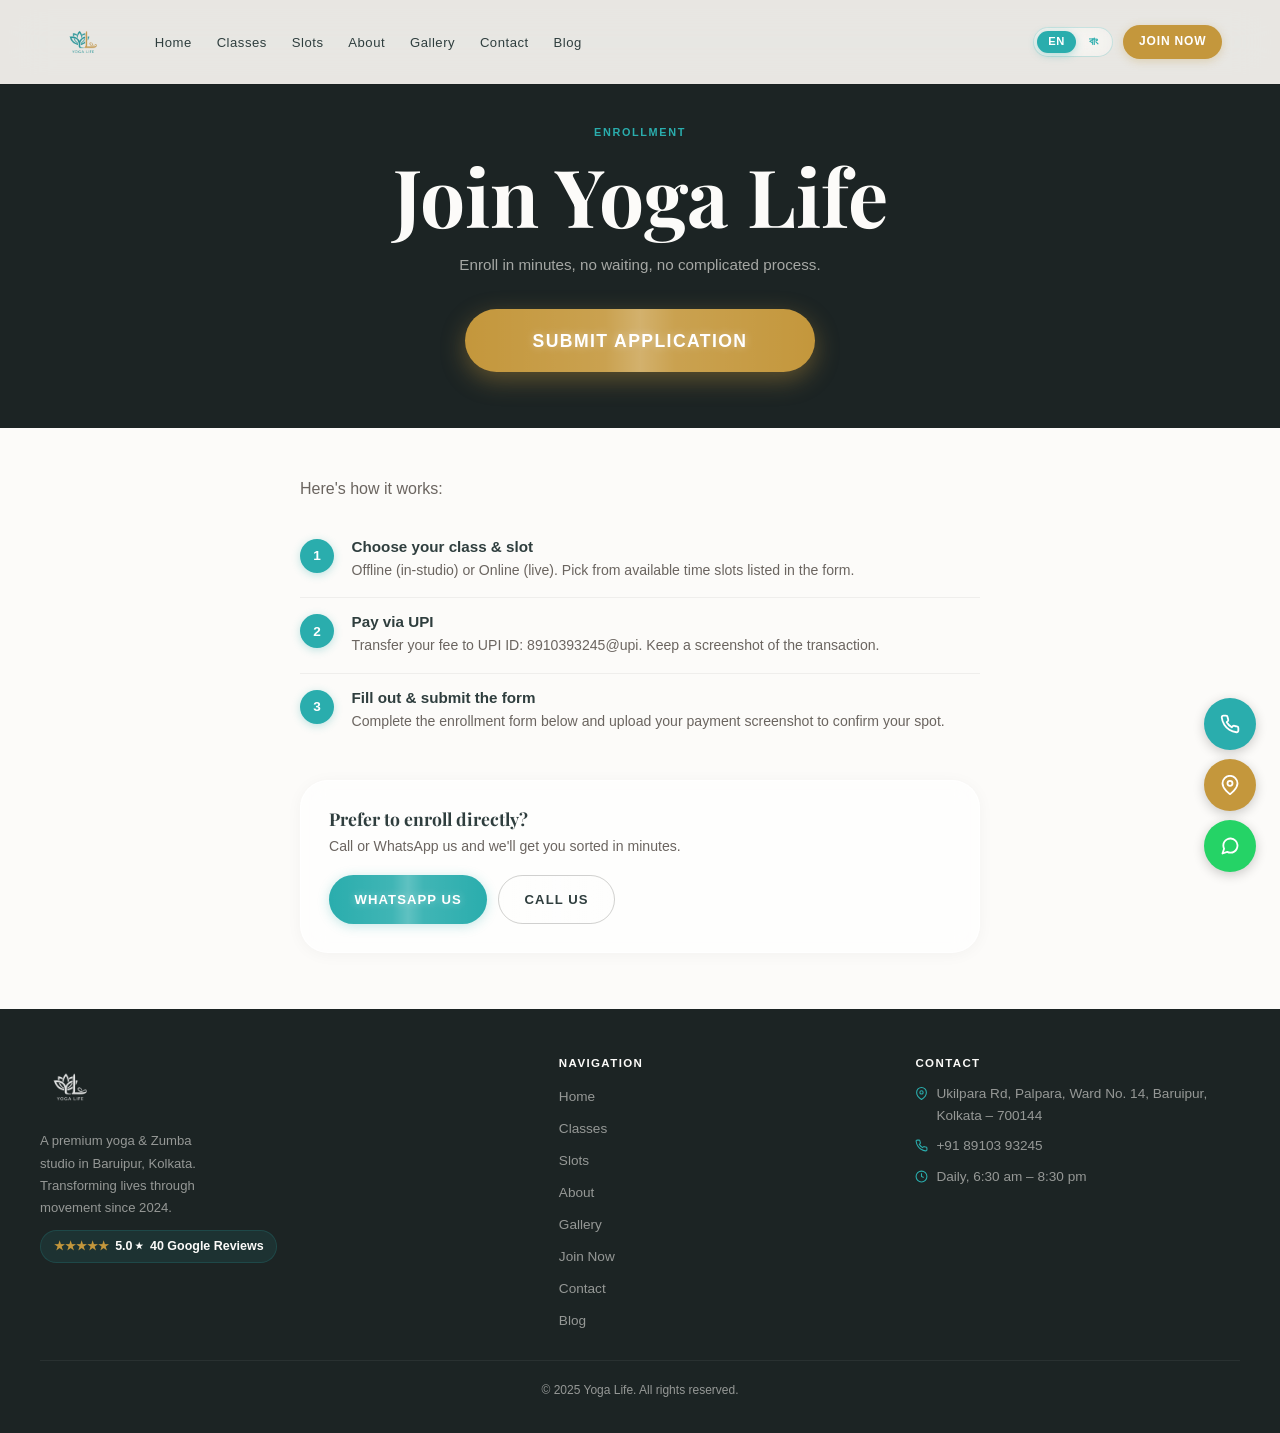
<file: join.html>
<!DOCTYPE html>
<html lang="en">
<head>
    <!-- Google Search Console Verification -->
    <meta name="google-site-verification" content="EGmx_LkWbeWBFNHHQPnf5CXbHpJaudwl_-J-YU2fF6U" />
    <!-- Google tag (gtag.js) -->
    <script async src="https://www.googletagmanager.com/gtag/js?id=G-JGTG7HRP4K"></script>
    <script>
      window.dataLayer = window.dataLayer || [];
      function gtag(){dataLayer.push(arguments);}
      gtag('js', new Date());

      gtag('config', 'G-JGTG7HRP4K');
    </script>
  <meta charset="UTF-8">
  <meta name="viewport" content="width=device-width, initial-scale=1.0">
  <title>Join Now - Enroll at Yoga Life Baruipur</title>
  <meta name="description" content="Enroll at Yoga Life in Baruipur. Fill out the form, pay via UPI, and start your yoga journey.">
  <meta property="og:title" content="Join Now - Enroll at Yoga Life Baruipur">
  <meta property="og:description" content="Enroll at Yoga Life in Baruipur. Fill out the form, pay via UPI, and start your yoga journey.">
  <meta property="og:type" content="website">
  <link rel="icon" type="image/png" href="assets/yoga-life-logo.png">
  <link rel="stylesheet" href="css/style.css?v=2.7">
</head>
<body>
<header id="site-header" class="scrolled">
  <div class="nav-inner">
    <a href="index.html" class="nav-logo" aria-label="Yoga Life Home"><img src="assets/yoga-life-logo.png" alt="Yoga Life Logo"></a>
    <nav aria-label="Primary navigation"><ul class="nav-links">
        <li><a href="index.html" data-i18n="nav.home">Home</a></li>
        <li><a href="classes.html" data-i18n="nav.classes">Classes</a></li>
        <li><a href="slots.html" data-i18n="nav.slots">Slots</a></li>
        <li><a href="about.html" data-i18n="nav.about">About</a></li>
        <li><a href="gallery.html" data-i18n="nav.gallery">Gallery</a></li>
        <li><a href="contact.html" data-i18n="nav.contact">Contact</a></li>
        <li><a href="blog.html" data-i18n="nav.blog">Blog</a></li>
      </ul></nav>
    <div class="nav-right">
      <div class="lang-toggle" role="group" aria-label="Language selector">
        <button class="lang-btn active" data-lang="en" aria-label="English">EN</button>
        <button class="lang-btn" data-lang="bn" aria-label="Bengali">&#2476;&#2494;&#2434;</button>
      </div>
      <a href="join.html" class="btn-join-nav" data-i18n="nav.join">Join Now</a>
      <button class="nav-hamburger" id="nav-hamburger" aria-label="Open menu" aria-expanded="false"><span></span><span></span><span></span></button>
    </div>
  </div>
</header>
<nav class="nav-drawer" id="nav-drawer" aria-label="Mobile navigation">
  <a href="index.html" data-i18n="nav.home">Home</a>
  <a href="classes.html" data-i18n="nav.classes">Classes</a>
  <a href="slots.html" data-i18n="nav.slots">Slots</a>
  <a href="about.html" data-i18n="nav.about">About</a>
  <a href="gallery.html" data-i18n="nav.gallery">Gallery</a>
  <a href="contact.html" data-i18n="nav.contact">Contact</a>
  <a href="blog.html" data-i18n="nav.blog">Blog</a>
  <a href="join.html" class="btn-cta-gold" data-i18n="nav.join">Join Now</a>
</nav>
<section class="page-hero">
  <div class="container">
    <span class="label" data-i18n="jp.label">Enrollment</span>
    <h1 data-i18n="jp.h1">Join Yoga Life</h1>
    <p data-i18n="jp.sub" style="margin-bottom: 2rem;">Enroll in minutes - no waiting, no complicated process.</p>
    <a href="https://docs.google.com/forms/d/e/1FAIpQLSfWLRU5_-IyfNkJ-x5PEJuc5pcDKx-AIeYVfaBjAxV6rPcPdg/viewform" target="_blank" rel="noopener noreferrer" class="btn btn-gold" style="font-size:1.1rem;padding:1.1rem 2.5rem;width:100%;max-width:350px;box-shadow:0 8px 24px rgba(196,151,60,0.4);display:inline-block;" id="form-newtab-link-hero" data-i18n="jp.form.btn">Fill Out Enrollment Form</a>
  </div>
</section>
<section class="join-section">
  <div class="join-inner">
    <p class="mb-md text-muted" data-i18n="jp.intro">Here is how it works:</p>
    <div class="join-steps reveal">
      <div class="join-step">
        <div class="step-num">1</div>
        <div class="step-body">
          <h4 data-i18n="jp.step1.h">Choose your class and slot</h4>
          <p data-i18n="jp.step1.p">Offline (in-studio) or Online (live). Pick from available time slots listed in the form.</p>
        </div>
      </div>
      <div class="join-step">
        <div class="step-num">2</div>
        <div class="step-body">
          <h4 data-i18n="jp.step2.h">Pay via UPI</h4>
          <p data-i18n="jp.step2.p">Transfer your fee to UPI ID: <strong>8910393245@upi</strong>. Keep a screenshot of the transaction.</p>
        </div>
      </div>
      <div class="join-step">
        <div class="step-num">3</div>
        <div class="step-body">
          <h4 data-i18n="jp.step3.h">Fill out and submit the form</h4>
          <p data-i18n="jp.step3.p">Complete the enrollment form below and upload your payment screenshot to confirm your spot.</p>
        </div>
      </div>
    </div>

    <div class="form-alt reveal">
      <h3 data-i18n="jp.alt.h3">Prefer to enroll directly?</h3>
      <p data-i18n="jp.alt.p">Call or WhatsApp us and we will get you sorted in minutes.</p>
      <div class="contact-alts">
        <a href="https://wa.me/919800421238" target="_blank" rel="noopener noreferrer" class="btn btn-teal" id="join-wa-btn" data-i18n="jp.alt.wa">WhatsApp Us</a>
        <a href="tel:+918910393245" class="btn btn-outline-dark" id="join-call-btn" data-i18n="jp.alt.call">Call Us</a>
      </div>
    </div>
  </div>
</section>
<footer class="site-footer" aria-label="Site footer">
  <div class="footer-inner">
    <div class="footer-logo-col">
      <div class="footer-logo"><img src="assets/yoga-life-logo.png" alt="Yoga Life Logo"></div>
      <p class="footer-desc" data-i18n="footer.desc">A premium yoga and Zumba studio in Baruipur, Kolkata.</p>
      <a href="https://maps.app.goo.gl/x7ezDPFoH5HibmBJ8" target="_blank" rel="noopener noreferrer" class="footer-rating" id="footer-rating-link">
        <span class="stars">&#9733;&#9733;&#9733;&#9733;&#9733;</span> <span data-i18n="footer.rating">5.0&#9733; 40 Google Reviews</span>
      </a>
    </div>
    <div class="footer-col">
      <h4 data-i18n="footer.nav">Navigation</h4>
      <ul>
        <li><a href="index.html" data-i18n="nav.home">Home</a></li>
        <li><a href="classes.html" data-i18n="nav.classes">Classes</a></li>
        <li><a href="slots.html" data-i18n="nav.slots">Slots</a></li>
        <li><a href="about.html" data-i18n="nav.about">About</a></li>
        <li><a href="gallery.html" data-i18n="nav.gallery">Gallery</a></li>
        <li><a href="join.html" data-i18n="nav.join">Join Now</a></li>
        <li><a href="contact.html" data-i18n="nav.contact">Contact</a></li>
        <li><a href="blog.html" data-i18n="nav.blog">Blog</a></li>
      </ul>
    </div>
    <div class="footer-col">
      <h4 data-i18n="footer.contact">Contact</h4>
      <div class="contact-item"><svg viewBox="0 0 24 24" fill="none" stroke="currentColor" stroke-width="2"><path d="M21 10c0 7-9 13-9 13s-9-6-9-13a9 9 0 0 1 18 0z"/><circle cx="12" cy="10" r="3"/></svg><span data-i18n="footer.address">Ukilpara Rd, Palpara, Baruipur, Kolkata 700144</span></div>
      <div class="contact-item"><svg viewBox="0 0 24 24" fill="none" stroke="currentColor" stroke-width="2"><path d="M22 16.92v3a2 2 0 0 1-2.18 2 19.79 19.79 0 0 1-8.63-3.07 19.5 19.5 0 0 1-6-6 19.79 19.79 0 0 1-3.07-8.67A2 2 0 0 1 4.11 2h3a2 2 0 0 1 2 1.72c.127.96.361 1.903.7 2.81a2 2 0 0 1-.45 2.11L8.09 9.91a16 16 0 0 0 6 6l1.27-1.27a2 2 0 0 1 2.11-.45c.907.339 1.85.573 2.81.7A2 2 0 0 1 22 16.92z"/></svg><a href="tel:+918910393245">+91 89103 93245</a></div>
      <div class="contact-item"><svg viewBox="0 0 24 24" fill="none" stroke="currentColor" stroke-width="2"><circle cx="12" cy="12" r="10"/><polyline points="12 6 12 12 16 14"/></svg><span data-i18n="footer.hours.val">Daily, 6:30 am - 8:30 pm</span></div>
    </div>
  </div>
  <div class="footer-bottom"><p data-i18n="footer.copy">2025 Yoga Life. All rights reserved.</p></div>
</footer>
<div class="float-contacts" aria-label="Quick contact">
  <a href="tel:+918910393245" class="float-btn float-call" id="float-call-btn" aria-label="Call us"><svg viewBox="0 0 24 24" fill="none" stroke="currentColor" stroke-width="2.2" stroke-linecap="round" stroke-linejoin="round"><path d="M22 16.92v3a2 2 0 0 1-2.18 2 19.79 19.79 0 0 1-8.63-3.07 19.5 19.5 0 0 1-6-6 19.79 19.79 0 0 1-3.07-8.67A2 2 0 0 1 4.11 2h3a2 2 0 0 1 2 1.72c.127.96.361 1.903.7 2.81a2 2 0 0 1-.45 2.11L8.09 9.91a16 16 0 0 0 6 6l1.27-1.27a2 2 0 0 1 2.11-.45c.907.339 1.85.573 2.81.7A2 2 0 0 1 22 16.92z"/></svg></a>
  <a href="https://maps.app.goo.gl/x7ezDPFoH5HibmBJ8" target="_blank" rel="noopener noreferrer" class="float-btn float-directions" id="float-dir-btn" aria-label="Get directions"><svg viewBox="0 0 24 24" fill="none" stroke="currentColor" stroke-width="2.2" stroke-linecap="round" stroke-linejoin="round"><path d="M21 10c0 7-9 13-9 13s-9-6-9-13a9 9 0 0 1 18 0z"/><circle cx="12" cy="10" r="3"/></svg></a>
  <a href="https://wa.me/919800421238" target="_blank" rel="noopener noreferrer" class="float-btn float-whatsapp" id="float-wa-btn" aria-label="WhatsApp us"><svg viewBox="0 0 24 24" fill="none" stroke="currentColor" stroke-width="2.2" stroke-linecap="round" stroke-linejoin="round"><path d="M21 11.5a8.38 8.38 0 0 1-.9 3.8 8.5 8.5 0 0 1-7.6 4.7 8.38 8.38 0 0 1-3.8-.9L3 21l1.9-5.7a8.38 8.38 0 0 1-.9-3.8 8.5 8.5 0 0 1 4.7-7.6 8.38 8.38 0 0 1 3.8-.9h.5a8.48 8.48 0 0 1 8 8v.5z"/></svg></a>
</div>
<script src="js/translations.js"></script>
<script src="js/main.js?v=2.3"></script>
</body></html>
</file>
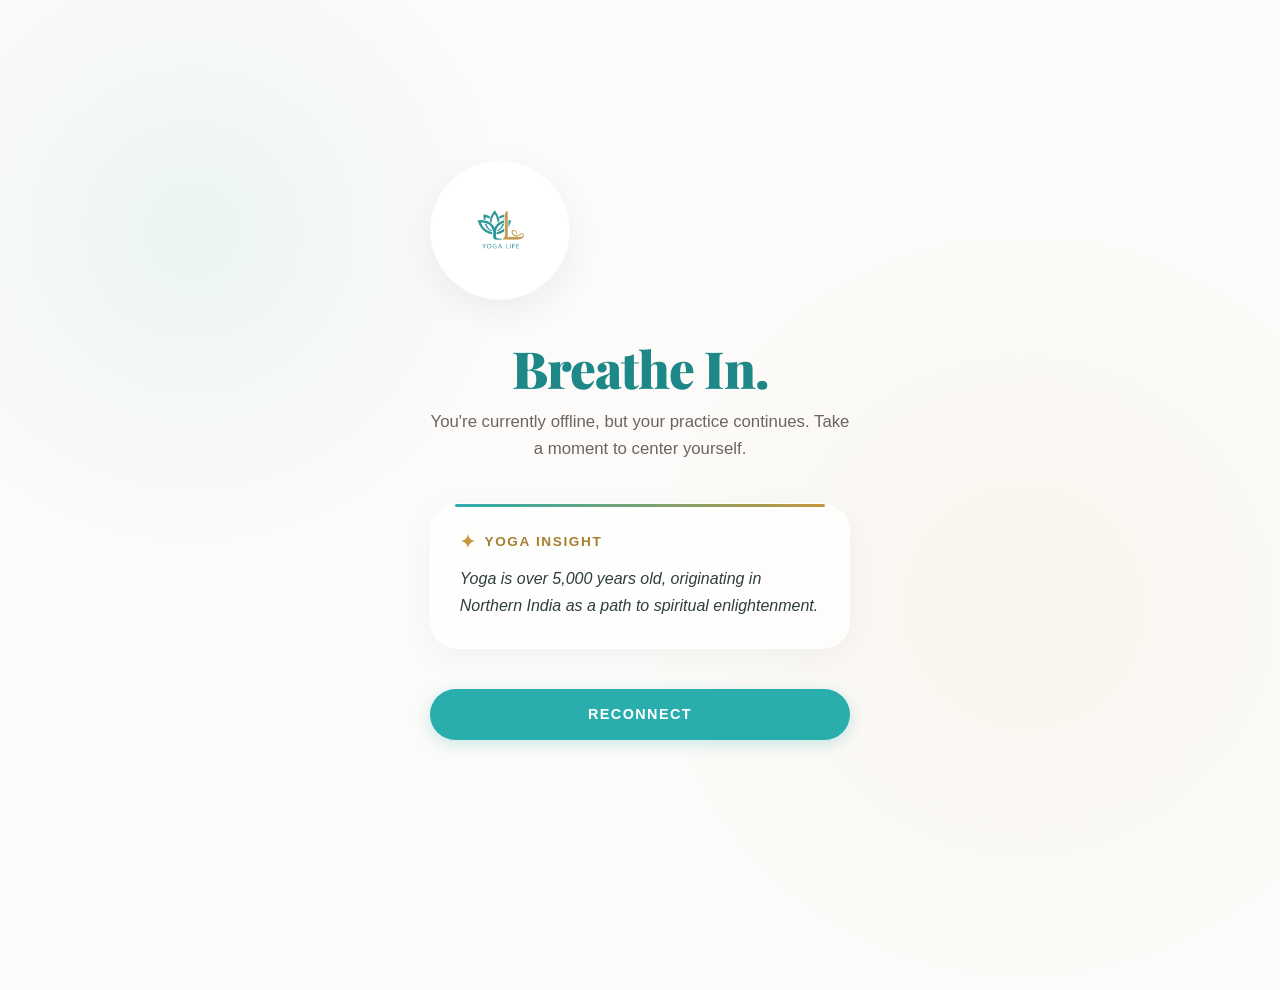
<file: offline.html>
<!DOCTYPE html>
<html lang="en">
<head>
  <meta charset="UTF-8">
  <meta name="viewport" content="width=device-width, initial-scale=1.0">
  <title>Offline | Yoga Life</title>
  <link rel="stylesheet" href="css/style.css?v=2.7">
  <style>
    /* Premium Offline Page Styles - Light & Clean */
    body {
      margin: 0;
      padding: 0;
      background: var(--off-white);
      color: var(--text-dark);
      font-family: var(--font-body);
      overflow-x: hidden;
      display: flex;
      flex-direction: column;
      min-height: 100vh;
      position: relative;
    }
    
    /* Subtle background accent gradients */
    body::before {
      content: '';
      position: absolute;
      top: -10vh; left: -10vw;
      width: 50vw; height: 50vw;
      border-radius: 50%;
      background: radial-gradient(circle, rgba(42, 173, 173, 0.08) 0%, transparent 70%);
      z-index: 0;
    }

    body::after {
      content: '';
      position: absolute;
      bottom: -10vh; right: -10vw;
      width: 60vw; height: 60vw;
      border-radius: 50%;
      background: radial-gradient(circle, rgba(196, 151, 60, 0.06) 0%, transparent 70%);
      z-index: 0;
    }

    .offline-wrapper {
      flex: 1;
      display: flex;
      flex-direction: column;
      align-items: center;
      justify-content: center;
      padding: 2.5rem 1.5rem;
      position: relative;
      z-index: 1;
    }
    
    .offline-logo-container {
      background: var(--white);
      width: 140px;
      height: 140px;
      border-radius: 50%;
      display: flex;
      align-items: center;
      justify-content: center;
      box-shadow: 0 12px 35px rgba(0,0,0,0.06);
      margin-bottom: 2.5rem;
      animation: gentleFloat 6s ease-in-out infinite;
      border: 1px solid rgba(0,0,0,0.02);
    }

    .offline-logo {
      width: 85px;
      height: auto;
    }

    @keyframes gentleFloat {
      0% { transform: translateY(0); box-shadow: 0 12px 35px rgba(0,0,0,0.06); }
      50% { transform: translateY(-10px); box-shadow: 0 20px 45px rgba(0,0,0,0.08); }
      100% { transform: translateY(0); box-shadow: 0 12px 35px rgba(0,0,0,0.06); }
    }

    .offline-content {
      text-align: center;
      max-width: 420px;
      width: 100%;
      animation: fadeSlideUp 0.8s var(--ease-sharp) forwards;
    }

    .offline-title {
      font-family: var(--font-display);
      font-size: clamp(2.2rem, 8vw, 3.2rem);
      color: var(--teal-dark);
      margin-bottom: 0.8rem;
      font-weight: 900;
      letter-spacing: -0.02em;
    }

    .offline-message {
      color: var(--text-muted);
      font-size: 1.05rem;
      line-height: 1.6;
      margin-bottom: 2.5rem;
    }

    .insight-card {
      background: rgba(255, 255, 255, 0.7);
      backdrop-filter: blur(12px);
      -webkit-backdrop-filter: blur(12px);
      border: 1px solid rgba(255, 255, 255, 0.9);
      border-radius: var(--r-lg);
      padding: 1.8rem;
      box-shadow: 0 8px 32px rgba(0, 0, 0, 0.04);
      margin-bottom: 2.5rem;
      position: relative;
      text-align: left;
    }
    
    .insight-card::before {
      content: '';
      position: absolute;
      top: 0; left: 1.5rem; right: 1.5rem; height: 3px;
      background: linear-gradient(90deg, var(--teal), var(--gold));
      border-radius: 3px;
    }

    .insight-card h3 {
      color: var(--gold-dark);
      font-size: 0.85rem;
      text-transform: uppercase;
      letter-spacing: 0.12em;
      margin-bottom: 0.8rem;
      font-family: var(--font-body);
      display: flex;
      align-items: center;
      gap: 0.5rem;
    }
    
    .insight-card h3::before {
      content: '✦';
      color: var(--gold);
      font-size: 1.1rem;
    }

    .insight-card p {
      color: var(--text-dark);
      font-style: italic;
      font-size: 1rem;
      line-height: 1.7;
    }

    .btn-retry {
      display: inline-flex;
      align-items: center;
      justify-content: center;
      width: 100%;
      padding: 1.1rem 2rem;
      font-size: 0.9rem;
      background: var(--teal);
      color: var(--white);
      border-radius: var(--r-xl);
      text-transform: uppercase;
      font-weight: 700;
      letter-spacing: 0.1em;
      border: none;
      cursor: pointer;
      transition: all 0.3s cubic-bezier(0.25, 0.46, 0.45, 0.94);
      box-shadow: 0 4px 15px rgba(42, 173, 173, 0.25);
      font-family: var(--font-body);
    }

    .btn-retry:hover {
      background: var(--teal-dark);
      transform: translateY(-3px);
      box-shadow: 0 8px 25px rgba(42, 173, 173, 0.4);
    }
    
    .btn-retry:active {
      transform: translateY(0);
    }

    @keyframes fadeSlideUp {
      from { opacity: 0; transform: translateY(20px); }
      to { opacity: 1; transform: translateY(0); }
    }
    
    /* Responsive adjustment */
    @media (max-width: 480px) {
      .offline-wrapper {
        padding: 1.5rem 1.2rem;
      }
      .offline-logo-container {
        width: 120px;
        height: 120px;
        margin-bottom: 2rem;
      }
      .offline-logo {
        width: 70px;
      }
    }
  </style>
</head>
<body>
  
  <div class="offline-wrapper">
    <div class="offline-content">
      <div class="offline-logo-container">
        <img src="assets/yoga-life-logo.png" alt="Yoga Life Logo" class="offline-logo">
      </div>
      
      <h1 class="offline-title">Breathe In.</h1>
      <p class="offline-message">You're currently offline, but your practice continues. Take a moment to center yourself.</p>
      
      <div class="insight-card">
        <h3>Yoga Insight</h3>
        <p id="fact-text">The word "Yoga" comes from the Sanskrit root "Yuj", which means "to join" or "to yoke", symbolizing the union of body and consciousness.</p>
      </div>
      
      <button onclick="window.location.reload()" class="btn-retry">Reconnect</button>
    </div>
  </div>

  <script>
    const facts = [
      "Yoga is over 5,000 years old, originating in Northern India as a path to spiritual enlightenment.",
      "The word 'Yoga' comes from the Sanskrit root 'Yuj', which means to yoke or unite the mind, body, and spirit.",
      "Regular yoga practice can improve brain function, increasing memory, focus, and overall cognitive performance.",
      "There are over 100 different styles of yoga. Hatha yoga is the most common form practiced in the West.",
      "Deep, mindful breathing (Pranayama) in yoga reduces stress by activating the parasympathetic nervous system."
    ];
    document.getElementById('fact-text').innerText = facts[Math.floor(Math.random() * facts.length)];
  </script>
</body>
</html>
</file>
<file: css/style.css>
/* =============================================
   YOGA LIFE â€” Design System | style.css (v2)
   ============================================= */

@import url('https://fonts.googleapis.com/css2?family=Playfair+Display:ital,wght@0,700;0,900;1,700;1,900&family=Inter:wght@300;400;500;600;700&display=swap');

:root {
  --charcoal: #1C2424;
  --teal: #2AADAD;
  --teal-dark: #1E8888;
  --teal-glass:  rgba(42, 173, 173, 0.15);
  --gold: #C4973C;
  --gold-dark: #A57E31;
  --off-white: #FCFBF9;
  --cream:       #F0EBE1;
  --text-dark:   #2F3E3E;
  --text-muted:  #6B6560;
  --white:       #FFFFFF;
  --font-display: 'Playfair Display', Georgia, serif;
  --font-body:    'Outfit', sans-serif;
  --ease-sharp:  cubic-bezier(0.85, 0, 0.15, 1);
  --transition:  0.3s cubic-bezier(0.25, 0.46, 0.45, 0.94);
  --max-w: 1200px;
  --nav-h: 84px;
  --nav-scrolled-h: 84px;
  --r-sm:  12px;
  --r-md:  20px;
  --r-lg:  28px;
  --r-xl:  40px;
}

@media (max-width: 767px) {
  :root { 
    --nav-h: 70px; 
    --nav-scrolled-h: 70px; 
  }
}

*, *::before, *::after { box-sizing: border-box; margin: 0; padding: 0; -webkit-tap-highlight-color: transparent; }
html { scroll-behavior: smooth; -webkit-text-size-adjust: 100%; }
body {
  font-family: var(--font-body);
  font-size: 16px;
  line-height: 1.6;
  color: var(--text-dark);
  background: var(--off-white);
  overflow-x: hidden;
}
img { display: block; max-width: 100%; height: auto; }
a { color: inherit; text-decoration: none; }
button { font-family: var(--font-body); cursor: pointer; border: none; background: none; }

/* Typography */
h1, h2, h3, h4 { font-family: var(--font-display); font-weight: 700; line-height: 1.1; }
h1 { font-size: clamp(2.2rem, 7vw, 5rem); }
h2 { font-size: clamp(1.6rem, 4vw, 3rem); }
h3 { font-size: clamp(1.1rem, 2.5vw, 1.8rem); }
.label { font-family: var(--font-body); font-size: 0.68rem; font-weight: 600; letter-spacing: 0.15em; text-transform: uppercase; }
.serif-italic { font-family: var(--font-display); font-style: italic; font-weight: 700; }

/* Layout */
.container { max-width: var(--max-w); margin: 0 auto; padding: 0 1.1rem; }

/* Reveal */
.reveal { opacity: 0; transform: translateY(24px); transition: opacity 0.5s var(--ease-sharp), transform 0.5s var(--ease-sharp); }
.reveal.visible { opacity: 1; transform: none; }
.reveal-delay-1 { transition-delay: 0.1s; }
.reveal-delay-2 { transition-delay: 0.2s; }
.reveal-delay-3 { transition-delay: 0.3s; }

/* ===== HEADER ===== */
#site-header {
  position: fixed; top: 0; left: 0; right: 0;
  z-index: 1000; height: var(--nav-h);
  display: flex; align-items: center;
  background: transparent;
  transition: height 0.4s var(--ease-sharp), background 0.4s var(--ease-sharp), box-shadow 0.4s var(--ease-sharp), backdrop-filter 0.4s;
}

/* Frosted glass on scroll OR always on inner pages */
#site-header.scrolled {
  height: var(--nav-scrolled-h);
  background: rgba(250, 248, 244, 0.92);
  backdrop-filter: blur(24px) saturate(1.4);
  -webkit-backdrop-filter: blur(24px) saturate(1.4);
  box-shadow: 0 1px 0 rgba(0,0,0,0.07);
}

/* Nav inner */
.nav-inner {
  width: 100%; max-width: var(--max-w); margin: 0 auto;
  padding: 0 1.1rem;
  display: flex; align-items: center; justify-content: flex-start; gap: 0.75rem;
}

.nav-logo { margin-right: 1.5rem; }
.nav-logo img { height: 42px; width: auto; display: block; transition: height 0.4s var(--ease-sharp); }
@media (min-width: 768px) { 
  .nav-logo img { height: 50px; } 
}

/* Nav links â€” always dark (visible on frosted glass) */
.nav-links { display: none; list-style: none; gap: 0.15rem; }
.nav-links a {
  font-size: 0.82rem; font-weight: 500; letter-spacing: 0.04em;
  padding: 0.45rem 0.7rem; border-radius: 8px;
  color: var(--text-dark);
  transition: color var(--transition), background var(--transition);
}
.nav-links a:hover, .nav-links a.active {
  color: var(--teal); background: rgba(42,173,173,0.08);
}

/* Hero dark override â€” white nav links on home hero ONLY */
#site-header.hero-dark:not(.scrolled) .nav-links a { color: var(--off-white); }
#site-header.hero-dark:not(.scrolled) .nav-links a:hover, #site-header.hero-dark:not(.scrolled) .nav-links a.active { color: var(--teal); }
#site-header.hero-dark:not(.scrolled) .nav-hamburger span { background: var(--off-white); }
#site-header.hero-dark:not(.scrolled) .btn-join-nav { background: rgba(196,151,60,0.9); }

.nav-right { display: flex; align-items: center; gap: 0.6rem; margin-left: auto; }

/* Language Toggle â€” liquid glass style */
.lang-toggle {
  display: flex; align-items: center;
  background: rgba(255,255,255,0.18);
  backdrop-filter: blur(12px);
  -webkit-backdrop-filter: blur(12px);
  border: 1px solid rgba(42,173,173,0.22);
  border-radius: 24px; padding: 3px; gap: 2px; flex-shrink: 0;
}

/* On dark hero, slightly different glass */
#site-header.hero-dark:not(.scrolled) .lang-toggle {
  background: rgba(255,255,255,0.1);
  border-color: rgba(255,255,255,0.2);
}

.lang-btn {
  font-size: 0.7rem; font-weight: 700; letter-spacing: 0.05em;
  padding: 5px 11px; border-radius: 20px;
  color: var(--teal);
  transition: background var(--transition), color var(--transition), box-shadow var(--transition);
  cursor: pointer; border: none; background: none; white-space: nowrap;
  line-height: 1;
}
#site-header.hero-dark:not(.scrolled) .lang-btn { color: rgba(255,255,255,0.8); }

.lang-btn.active {
  background: var(--teal);
  color: var(--white);
  box-shadow: 0 2px 8px rgba(42,173,173,0.35);
}

/* Join Now nav button */
.btn-join-nav {
  font-size: 0.75rem; font-weight: 700; letter-spacing: 0.07em;
  padding: 0.48rem 1rem; border-radius: 24px;
  background: var(--gold); color: var(--white);
  text-transform: uppercase;
  transition: background var(--transition), transform var(--transition), box-shadow var(--transition);
  white-space: nowrap; display: none;
  box-shadow: 0 2px 10px rgba(196,151,60,0.3);
}
.btn-join-nav:hover { background: var(--gold-dark); transform: translateY(-1px); box-shadow: 0 4px 16px rgba(196,151,60,0.4); }

/* Hamburger */
.nav-hamburger { display: flex; flex-direction: column; gap: 5px; width: 28px; cursor: pointer; padding: 4px; flex-shrink: 0; }
.nav-hamburger span {
  display: block; height: 2px; background: var(--text-dark);
  border-radius: 2px; transition: transform 250ms var(--ease-sharp), opacity 250ms;
}
.nav-hamburger.open span:nth-child(1) { transform: translateY(7px) rotate(45deg); }
.nav-hamburger.open span:nth-child(2) { opacity: 0; }
.nav-hamburger.open span:nth-child(3) { transform: translateY(-7px) rotate(-45deg); }

/* Mobile nav drawer */
.nav-drawer {
  display: none; position: fixed; inset: 0; z-index: 999;
  background: rgba(250, 248, 244, 0.97);
  backdrop-filter: blur(24px);
  -webkit-backdrop-filter: blur(24px);
  flex-direction: column;
  padding: calc(var(--nav-h) + 1.5rem) 1.5rem 2rem; gap: 0;
}
.nav-drawer.open { display: flex; }
.nav-drawer a {
  font-size: 1.4rem; font-weight: 700; font-family: var(--font-display);
  padding: 0.75rem 0; border-bottom: 1px solid var(--cream);
  color: var(--text-dark); transition: color var(--transition);
}
.nav-drawer a:hover, .nav-drawer a.active { color: var(--teal); }
.nav-drawer .btn-cta-gold {
  margin-top: 1.5rem; display: block; text-align: center;
  font-family: var(--font-body); font-size: 1rem; padding: 0.85rem 2rem;
  border-radius: var(--r-xl); background: var(--gold); color: var(--white); font-weight: 700;
  box-shadow: 0 4px 16px rgba(196,151,60,0.3);
}

@media (min-width: 768px) {
  .nav-links { display: flex; }
  .btn-join-nav { display: flex; }
  .nav-hamburger { display: none; }
}

/* ===== BUTTONS ===== */
.btn {
  display: inline-flex; align-items: center; justify-content: center; gap: 0.5rem;
  font-family: var(--font-body); font-weight: 700; font-size: 0.82rem;
  letter-spacing: 0.08em; text-transform: uppercase;
  padding: 0.8rem 1.6rem; border-radius: var(--r-xl); border: none; cursor: pointer;
  transition: transform 150ms var(--ease-sharp), background 200ms, box-shadow 200ms;
  will-change: transform, box-shadow;
  transform: translateZ(0);
  white-space: nowrap; min-height: 48px;
}
.btn:hover { transform: translateY(-2px); }
.btn:active { transform: translateY(0); }
.btn-gold { 
  background: var(--gold); color: var(--white); 
  box-shadow: 0 0 25px rgba(196, 151, 60, 0.4);
  animation: joinNowPulse 3s infinite ease-in-out;
}
.btn-gold:hover { 
  background: var(--gold-dark); 
  box-shadow: 0 0 35px rgba(196, 151, 60, 0.7); 
  animation: none; 
}
.btn-teal { background: var(--teal); color: var(--white); box-shadow: 0 2px 12px rgba(42,173,173,0.28); }
.btn-teal:hover { background: var(--teal-dark); box-shadow: 0 4px 20px rgba(42,173,173,0.4); }
.btn-outline { background: rgba(255,255,255,0.1); backdrop-filter: blur(8px); color: var(--off-white); border: 1.5px solid rgba(250,248,244,0.35); }
.btn-outline:hover { border-color: var(--off-white); background: rgba(250,248,244,0.15); }
.btn-outline-dark { background: transparent; color: var(--text-dark); border: 1.5px solid rgba(26,25,23,0.2); }
.btn-outline-dark:hover { border-color: var(--teal); color: var(--teal); background: rgba(42,173,173,0.05); }

/* ===== FLOATING CONTACT BUTTONS ===== */
.float-contacts {
  position: fixed; bottom: 1.25rem; right: 1rem;
  z-index: 900; display: flex; flex-direction: column; gap: 0.4rem; align-items: flex-end;
}
.float-btn {
  display: flex; align-items: center; justify-content: center;
  width: 42px; height: 42px; border-radius: 50%; color: var(--white);
  box-shadow: 0 3px 12px rgba(0,0,0,0.2);
  transition: transform 150ms var(--ease-sharp), box-shadow 150ms;
  text-decoration: none; flex-shrink: 0;
}
.float-btn:hover { transform: translateY(-3px) scale(1.08); box-shadow: 0 6px 20px rgba(0,0,0,0.28); }
.float-btn svg { width: 18px; height: 18px; flex-shrink: 0; }
.float-call { background: var(--teal); }
.float-whatsapp { background: #25D366; }
.float-directions { background: var(--gold); }
@media (min-width: 768px) { .float-contacts { bottom: 1.75rem; right: 1.5rem; gap: 0.55rem; } .float-btn { width: 52px; height: 52px; } .float-btn svg { width: 20px; height: 20px; } }

/* ===== HERO ===== */
.hero {
  position: relative; min-height: 100svh;
  background: var(--charcoal);
  display: flex; flex-direction: column; justify-content: flex-end;
  overflow: hidden; padding-top: var(--nav-h);
}
.hero-slider {
  position: absolute; inset: 0;
  width: 100%; height: 100%;
  z-index: 1;
}
.swiper-slide {
  width: 100%; height: 100%;
}
.hero-bg-img {
  width: 100%; height: 100%;
  object-fit: cover; object-position: center center;
  opacity: 0.4;
}
/* Pagination Dots */
.swiper-pagination {
  bottom: 30px !important;
  z-index: 10 !important;
}
.swiper-pagination-bullet {
  background: var(--off-white);
  opacity: 0.5;
  width: 8px; height: 8px;
  transition: opacity 200ms ease, background-color 200ms ease;
}
.swiper-pagination-bullet-active {
  background: var(--gold);
  opacity: 1;
}
.hero-content {
  position: relative; z-index: 2;
  padding: 2.5rem 1.1rem 6rem; /* reduced padding since video is now here */
  max-width: var(--max-w); margin: 0 auto; width: 100%;
  pointer-events: none;
}
.hero-content > * {
  pointer-events: auto;
}
.hero-label { color: var(--teal); margin-bottom: 0.75rem; display: block; }
.hero-headline {
  position: relative;
  font-family: var(--font-display); font-weight: 900;
  font-size: clamp(2.8rem, 11vw, 8.5rem); line-height: 0.95;
  letter-spacing: -0.025em; 
  margin-bottom: 1.25rem;
  color: var(--off-white);
}

.hero-headline span {
  color: var(--off-white);
  animation: lineGlow 6s infinite;
  display: inline-block; /* Helps isolate the shadow rendering */
  will-change: filter, text-shadow;
  transform: translateZ(0);
}
.hero-headline span:nth-of-type(1) { animation-delay: 0s; }
.hero-headline span:nth-of-type(2) { animation-delay: 4s; }

.hero-headline .italic-gold {
  font-style: italic;
  color: var(--gold);
  animation: lineGlowGold 6s infinite;
  animation-delay: 2s;
  display: inline-block;
  will-change: filter, text-shadow;
  transform: translateZ(0);
}

@keyframes lineGlow {
  0% { text-shadow: 0 0 0 transparent; }
  25% { text-shadow: 0 0 60px rgba(255,255,255,0.45), 0 0 25px rgba(255,255,255,0.25); }
  55%, 100% { text-shadow: 0 0 0 transparent; }
}

@keyframes lineGlowGold {
  0% { text-shadow: 0 0 0 transparent; }
  25% { text-shadow: 0 0 60px rgba(196, 151, 60, 0.55), 0 0 25px rgba(196, 151, 60, 0.35); }
  55%, 100% { text-shadow: 0 0 0 transparent; }
}
.hero-sub { font-size: clamp(0.95rem, 2vw, 1.15rem); color: rgba(250,248,244,0.7); max-width: 38ch; margin-bottom: 0.6rem; line-height: 1.65; }
.hero-trust { font-size: 0.75rem; color: rgba(250,248,244,0.45); margin-bottom: 1.75rem; letter-spacing: 0; }
.hero-trust .stars { color: var(--gold); }
.hero-ctas { display: flex; flex-wrap: wrap; gap: 0.75rem; }

/* Apply smooth glow wave to all buttons globally, plus text-shadow */
.btn {
  position: relative;
  z-index: 1; /* Creates stacking context for the ::before glow */
  overflow: hidden;
  text-shadow: 0 0 8px rgba(255, 255, 255, 0.4);
  transition: transform 150ms var(--ease-sharp), box-shadow 300ms ease, background 200ms, text-shadow 300ms ease;
}
.btn:hover { text-shadow: 0 0 12px rgba(255, 255, 255, 0.8); }
.hero-ctas .btn-outline { box-shadow: 0 0 25px rgba(255, 255, 255, 0.15); }
.hero-ctas .btn-outline:hover { box-shadow: 0 0 30px rgba(255, 255, 255, 0.3); }

@keyframes joinNowPulse {
  0% { box-shadow: 0 0 15px rgba(196, 151, 60, 0.3); }
  50% { box-shadow: 0 0 35px rgba(196, 151, 60, 0.8), 0 0 15px rgba(255,255,255,0.15); }
  100% { box-shadow: 0 0 15px rgba(196, 151, 60, 0.3); }
}

/* Smooth soft glow wave below the text on all .btn */
.btn::before {
  content: '';
  position: absolute;
  top: 0; left: 0; width: 100%; height: 100%;
  background: linear-gradient(to right, transparent 0%, rgba(255,255,255,0.1) 40%, rgba(255,255,255,0.25) 50%, rgba(255,255,255,0.1) 60%, transparent 100%);
  z-index: -1;
  pointer-events: none;
  animation: btnGlowWave 4s infinite;
}

@keyframes btnGlowWave {
  0% { transform: translateX(-150%) skewX(-20deg); }
  50% { transform: translateX(150%) skewX(-20deg); }
  100% { transform: translateX(150%) skewX(-20deg); } /* Pause before next wave */
}
.hero-corner { position: absolute; font-size: 0.6rem; font-weight: 600; letter-spacing: 0.18em; text-transform: uppercase; color: rgba(250,248,244,0.28); }
.hero-corner.tl { top: calc(var(--nav-h) + 1rem); left: 1.1rem; }
.hero-corner.br { bottom: 0.25rem; right: 0.75rem; text-align: right; }
@media (min-width: 768px) { .hero-content { padding: 3.5rem 2rem 5rem; } }

/* ===== HERO VIDEO EMBED ===== */
.hero-video-wrapper {
  max-width: var(--max-w);
  margin: 3rem auto 0;
  border-radius: var(--r-xl);
  overflow: hidden;
  box-shadow: 0 15px 40px rgba(0,0,0,0.4);
  border: 1px solid rgba(255,255,255,0.08);
  background: #000;
  position: relative;
  z-index: 10;
}
.hero-video-wrapper video {
  width: 100%;
  display: block;
  aspect-ratio: 16/9;
  object-fit: cover;
}

/* ===== STATS BAND ===== */
.stats-band { background: var(--teal); padding: 1.25rem 1.1rem; }
.stats-inner {
  max-width: var(--max-w); margin: 0 auto;
  display: grid; grid-template-columns: 1fr 1fr; gap: 1.25rem 0.75rem; text-align: center;
}
.stat-num { font-family: var(--font-body); font-weight: 900; font-size: clamp(1.8rem, 6vw, 3.5rem); line-height: 1; color: var(--white); }
.stat-label { font-size: 0.68rem; font-weight: 600; letter-spacing: 0.1em; text-transform: uppercase; color: rgba(255,255,255,0.65); margin-top: 0.15rem; }
@media (min-width: 600px) { .stats-inner { grid-template-columns: repeat(4, 1fr); } }

/* ===== ABOUT TEASER ===== */
.about-teaser { background: var(--off-white); padding: 3.5rem 1.1rem; }
.about-teaser-inner { max-width: var(--max-w); margin: 0 auto; display: grid; grid-template-columns: 1fr; gap: 1.5rem; align-items: center; }
.about-img-wrap { position: relative; }
.about-img-wrap img { width: 100%; border-radius: var(--r-lg); aspect-ratio: 4/5; object-fit: cover; object-position: center top; }
.about-img-badge {
  position: absolute; bottom: -0.75rem; right: -0.25rem;
  background: var(--gold); color: var(--white); border-radius: var(--r-md);
  padding: 0.85rem 1.1rem; text-align: center; box-shadow: 0 4px 20px rgba(0,0,0,0.18);
}
.about-img-badge .num { font-family: var(--font-display); font-weight: 900; font-size: 1.8rem; line-height: 1; display: block; }
.about-img-badge .txt { font-size: 0.65rem; font-weight: 600; letter-spacing: 0.08em; text-transform: uppercase; }
.about-body .label { color: var(--teal); margin-bottom: 0.75rem; display: block; }
.about-body h2 { margin-bottom: 1rem; }
.about-body p { color: var(--text-muted); max-width: 48ch; margin-bottom: 1.25rem; line-height: 1.75; font-size: 0.95rem; }
@media (min-width: 768px) { .about-teaser-inner { grid-template-columns: 1fr 1fr; } }

/* ===== CLASSES OVERVIEW (dark) ===== */
.classes-overview { background: var(--charcoal); padding: 3.5rem 1.1rem; }
.section-header { margin-bottom: 2.5rem; max-width: var(--max-w); margin-left: auto; margin-right: auto; }
.section-header .label { color: var(--teal); display: block; margin-bottom: 0.6rem; }
.section-header h2 { color: var(--text-dark); }
.classes-overview .section-header h2 { color: var(--off-white); }
.classes-grid { max-width: var(--max-w); margin: 0 auto; display: grid; grid-template-columns: 1fr; gap: 1.25rem; }
.class-card {
  background: var(--charcoal); border: 1px solid rgba(255,255,255,0.06);
  border-radius: var(--r-lg); overflow: hidden;
  transition: transform 200ms var(--ease-sharp), border-color 200ms, box-shadow 200ms;
}
.class-card:hover { transform: translateY(-4px); border-color: rgba(42,173,173,0.3); box-shadow: 0 12px 32px rgba(0,0,0,0.3); }
.class-card-img { width: 100%; aspect-ratio: 16/9; object-fit: cover; }
.class-card-body { padding: 1.25rem; }
.class-card-tag { display: inline-block; font-size: 0.65rem; font-weight: 700; letter-spacing: 0.12em; text-transform: uppercase; color: var(--teal); background: rgba(42,173,173,0.12); border-radius: 20px; padding: 3px 10px; margin-bottom: 0.65rem; }
.class-card h3 { color: var(--off-white); margin-bottom: 0.45rem; font-size: 1.2rem; }
.class-card p { font-size: 0.88rem; color: rgba(250,248,244,0.6); line-height: 1.6; margin-bottom: 1.1rem; }
@media (min-width: 600px) { .classes-grid { grid-template-columns: 1fr 1fr; } }

/* ===== STATEMENT BAND (teal) ===== */
.statement-band { background: var(--teal); padding: 4rem 1.1rem; text-align: center; }
.statement-band .big-quote {
  font-family: var(--font-display); font-weight: 900;
  font-size: clamp(1.8rem, 6vw, 4.5rem); line-height: 1.05;
  letter-spacing: -0.02em; color: var(--white); max-width: 18ch; margin: 0 auto 1.25rem;
}
.statement-band .big-quote .italic { font-style: italic; color: rgba(255,255,255,0.72); }
.statement-band .sub { color: rgba(255,255,255,0.72); margin-bottom: 1.75rem; max-width: 36ch; margin-left: auto; margin-right: auto; font-size: 0.95rem; }

/* ===== TIMINGS â€” LIQUID GLASS ===== */
.timings-section { background: var(--cream); padding: 3.5rem 1.1rem; }
.timings-inner { max-width: var(--max-w); margin: 0 auto; }

/* Liquid glass tab bar */
.timings-tabs {
  display: inline-flex; gap: 4px;
  background: rgba(255, 255, 255, 0.45);
  backdrop-filter: blur(16px) saturate(1.6);
  -webkit-backdrop-filter: blur(16px) saturate(1.6);
  border: 1px solid rgba(255,255,255,0.7);
  border-radius: var(--r-xl);
  padding: 4px;
  margin-bottom: 1.75rem;
  box-shadow: 0 4px 16px rgba(0,0,0,0.07), inset 0 1px 0 rgba(255,255,255,0.8);
}

.timings-tab {
  font-size: 0.82rem; font-weight: 600; letter-spacing: 0.05em;
  padding: 0.55rem 1.25rem; border-radius: var(--r-xl);
  color: var(--text-muted); cursor: pointer; border: none; background: none;
  transition: all 200ms var(--ease-sharp);
  position: relative;
}
.timings-tab.active {
  background: var(--teal);
  color: var(--white);
  box-shadow: 0 2px 10px rgba(42,173,173,0.35);
}
.timings-tab:not(.active):hover { color: var(--teal); background: rgba(42,173,173,0.08); }

@keyframes fadeSlideUp {
  from { opacity: 0; transform: translateY(15px); }
  to { opacity: 1; transform: translateY(0); }
}
.timings-panel { display: none; }
.timings-panel.active { display: block; animation: fadeSlideUp 0.4s ease-out forwards; }

.schedule-table { width: 100%; border-collapse: collapse; border-radius: var(--r-md); overflow: hidden; }
.schedule-table th { text-align: left; font-size: 0.68rem; letter-spacing: 0.1em; text-transform: uppercase; color: var(--text-muted); padding: 0.55rem 0.75rem; background: rgba(255,255,255,0.5); border-bottom: 1px solid rgba(0,0,0,0.08); }
.schedule-table td { padding: 0.8rem 0.75rem; font-size: 0.88rem; border-bottom: 1px solid rgba(0,0,0,0.05); background: rgba(255,255,255,0.3); }
.schedule-table tr:last-child td { border-bottom: none; }
.schedule-table tr:hover td { background: rgba(42,173,173,0.06); }

.pricing-cards { display: grid; grid-template-columns: 1fr; gap: 0.85rem; margin-top: 1.5rem; }
@media (min-width: 600px) { .pricing-cards { grid-template-columns: 1fr 1fr; } }
.pricing-card {
  background: rgba(255,255,255,0.7);
  backdrop-filter: blur(8px);
  -webkit-backdrop-filter: blur(8px);
  border-radius: var(--r-md); padding: 1.1rem;
  border: 1px solid rgba(255,255,255,0.85);
  box-shadow: 0 2px 12px rgba(0,0,0,0.05);
}
.pricing-card .price { font-family: var(--font-body); font-weight: 900; font-size: 1.7rem; color: var(--teal); line-height: 1.1; }
.pricing-card .price-period { font-size: 0.75rem; color: var(--text-muted); margin-top: 0.1rem; }
.pricing-card .plan-name { font-weight: 600; font-size: 0.85rem; margin-bottom: 0.2rem; }
.pricing-card .savings { display: inline-block; background: rgba(196,151,60,0.12); color: var(--gold-dark); border-radius: 20px; font-size: 0.68rem; font-weight: 700; padding: 2px 8px; margin-top: 0.25rem; margin-left: 4px; }

/* ===== TESTIMONIALS ===== */
.testimonials { background: var(--off-white); padding: 3.5rem 1.1rem; }
.testimonials-grid { max-width: var(--max-w); margin: 1.75rem auto 0; display: grid; grid-template-columns: 1fr; gap: 1rem; }
.testimonial-card {
  background: var(--white); border-radius: var(--r-lg); padding: 1.5rem;
  box-shadow: 0 2px 16px rgba(0,0,0,0.055);
  border: 1px solid rgba(0,0,0,0.04);
  display: flex; flex-direction: column; height: 100%;
}
.testimonial-stars { color: var(--gold); font-size: 0.85rem; margin-bottom: 0.65rem; }
.testimonial-text { font-size: 0.92rem; line-height: 1.75; color: var(--text-muted); margin-bottom: 1.25rem; flex-grow: 1; }
.testimonial-author { font-weight: 600; font-size: 0.82rem; margin-top: auto; }
@media (min-width: 600px) { .testimonials-grid { grid-template-columns: 1fr 1fr; } }
@media (min-width: 900px) { .testimonials-grid { grid-template-columns: 1fr 1fr 1fr; } }

/* ===== CTA BAND ===== */
.cta-band { background: var(--charcoal); padding: 4rem 1.1rem; text-align: center; }
.cta-band h2 { color: var(--off-white); margin-bottom: 0.65rem; }
.cta-band p { color: rgba(250,248,244,0.6); max-width: 38ch; margin: 0 auto 1.75rem; font-size: 0.95rem; }
.cta-band .cta-btns { display: flex; flex-wrap: wrap; justify-content: center; gap: 0.85rem; }

/* ===== SOCIAL STRIP ===== */
.social-strip { background: var(--cream); padding: 2.5rem 1.1rem; text-align: center; }
.social-strip .label { color: var(--text-muted); margin-bottom: 1.25rem; display: block; }
.social-icons { display: flex; justify-content: center; gap: 0.85rem; }
.social-icon {
  width: 48px; height: 48px; border-radius: 50%; display: flex; align-items: center; justify-content: center;
  background: var(--off-white); border: 1.5px solid rgba(0,0,0,0.07); color: var(--text-dark);
  transition: background var(--transition), color var(--transition), border-color var(--transition), transform var(--transition);
}
.social-icon:hover { background: var(--teal); color: var(--white); border-color: var(--teal); transform: translateY(-2px); }
.social-icon svg { width: 18px; height: 18px; }

/* ===== FOOTER ===== */
.site-footer { background: var(--charcoal); color: rgba(250,248,244,0.55); padding: 3rem 1.1rem 10rem; }
@media (min-width: 768px) { .site-footer { padding-bottom: 2rem; } }
.footer-inner { max-width: var(--max-w); margin: 0 auto; display: grid; grid-template-columns: 1fr; gap: 2rem; }
.footer-logo img { height: 60px; margin-bottom: 0.85rem; filter: brightness(0) invert(1); opacity: 0.88; }
.footer-desc { font-size: 0.82rem; line-height: 1.7; max-width: 26ch; }
.footer-col h4 { font-family: var(--font-body); font-weight: 600; font-size: 0.72rem; letter-spacing: 0.12em; text-transform: uppercase; color: var(--off-white); margin-bottom: 0.85rem; }
.footer-col ul { list-style: none; display: flex; flex-direction: column; gap: 0.4rem; }
.footer-col ul a { font-size: 0.85rem; transition: color var(--transition); }
.footer-col ul a:hover { color: var(--teal); }
.footer-col .contact-item { display: flex; align-items: flex-start; gap: 0.5rem; font-size: 0.85rem; margin-bottom: 0.55rem; }
.footer-col .contact-item svg { width: 13px; height: 13px; flex-shrink: 0; margin-top: 4px; color: var(--teal); }
.footer-rating { display: inline-flex; align-items: center; gap: 0.4rem; background: rgba(42,173,173,0.1); border-radius: 20px; padding: 0.35rem 0.8rem; font-size: 0.78rem; font-weight: 600; color: var(--off-white); border: 1px solid rgba(42,173,173,0.18); text-decoration: none; margin-top: 0.65rem; transition: border-color var(--transition); }
.footer-rating:hover { border-color: var(--teal); }
.footer-rating .stars { color: var(--gold); }
.footer-bottom { max-width: var(--max-w); margin: 1.75rem auto 0; padding-top: 1.25rem; border-top: 1px solid rgba(255,255,255,0.06); display: flex; flex-direction: column; gap: 0.4rem; align-items: center; text-align: center; }
.footer-bottom p { font-size: 0.75rem; }
@media (min-width: 600px) { .footer-inner { grid-template-columns: 1.5fr 1fr 1fr; } }

/* ===== PAGE HERO (inner pages) ===== */
.page-hero {
  background: var(--charcoal);
  padding: calc(var(--nav-h) + 2.5rem) 1.1rem 3rem;
  text-align: center; color: var(--off-white);
}
.page-hero .label { color: var(--teal); margin-bottom: 0.6rem; display: block; }
.page-hero h1 { color: var(--off-white); }
.page-hero p { color: rgba(250,248,244,0.62); max-width: 44ch; margin: 0.85rem auto 0; font-size: 0.95rem; }

/* ===== CLASSES PAGE ===== */
.classes-section { background: var(--off-white); padding: 0 1.1rem; }
.class-detail {
  max-width: var(--max-w); margin: 0 auto;
  display: grid; grid-template-columns: 1fr; gap: 2rem; align-items: center;
  padding: 3rem 0; border-bottom: 1px solid rgba(0,0,0,0.06);
}
.class-detail:last-child { border-bottom: none; }
.class-detail-img { border-radius: var(--r-lg); width: 100%; aspect-ratio: 4/3; object-fit: cover; }
.class-detail-body .label { color: var(--teal); display: block; margin-bottom: 0.65rem; }
.class-detail-body h2 { margin-bottom: 0.85rem; }
.class-detail-body p { color: var(--text-muted); margin-bottom: 1rem; line-height: 1.75; font-size: 0.95rem; }
.benefits-list { list-style: none; display: flex; flex-direction: column; gap: 0.45rem; margin-bottom: 1.35rem; }
.benefits-list li { display: flex; align-items: flex-start; gap: 0.6rem; font-size: 0.88rem; }
.benefits-list li::before { content: ''; width: 6px; height: 6px; border-radius: 50%; background: var(--teal); flex-shrink: 0; margin-top: 7px; }
@media (min-width: 768px) {
  .class-detail { grid-template-columns: 1fr 1fr; gap: 3.5rem; }
  .class-detail.reverse .class-detail-img { order: 2; }
  .class-detail.reverse .class-detail-body { order: 1; }
}

/* ===== SCHEDULE SECTION ===== */
.schedule-section { background: var(--cream); padding: 3.5rem 1.1rem; }
.schedule-inner { max-width: var(--max-w); margin: 0 auto; }

/* ===== ABOUT PAGE ===== */
.about-hero-section { background: var(--charcoal); padding: calc(var(--nav-h) + 2.5rem) 1.1rem 0; overflow: hidden; }
.about-hero-inner {
  max-width: var(--max-w); margin: 0 auto;
  display: grid; grid-template-columns: 1fr; gap: 1.5rem; align-items: end;
}
.about-hero-text { padding-bottom: 2rem; }
.about-hero-text .label { color: var(--teal); display: block; margin-bottom: 0.6rem; }
.about-hero-text h1 { color: var(--off-white); margin-bottom: 0.85rem; }
.about-hero-text p { color: rgba(250,248,244,0.62); max-width: 38ch; line-height: 1.75; font-size: 0.95rem; }
.about-hero-img {
  width: 100%; max-width: 380px; margin: 0 auto;
  border-radius: var(--r-lg) var(--r-lg) 0 0;
  aspect-ratio: 3/4; object-fit: cover; object-position: center top;
  display: block;
}
@media (min-width: 768px) {
  .about-hero-inner { grid-template-columns: 1fr 1fr; gap: 3rem; }
  .about-hero-img { max-width: 100%; }
}

.about-story { background: var(--off-white); padding: 3.5rem 1.1rem; }
.about-story-inner { max-width: 700px; margin: 0 auto; }
.about-story .label { color: var(--teal); display: block; margin-bottom: 0.85rem; }
.about-story h2 { margin-bottom: 1.25rem; }
.about-story p { color: var(--text-muted); line-height: 1.85; margin-bottom: 1rem; font-size: 0.95rem; }

.qualifications { background: var(--cream); padding: 3.5rem 1.1rem; }
.qualifications-inner { max-width: var(--max-w); margin: 0 auto; }
.qualifications h2 { margin-bottom: 1.75rem; }
.qual-grid { display: grid; grid-template-columns: 1fr; gap: 0.85rem; }
.qual-item {
  display: flex; align-items: flex-start; gap: 1rem;
  background: rgba(255,255,255,0.7);
  backdrop-filter: blur(8px);
  -webkit-backdrop-filter: blur(8px);
  border-radius: var(--r-md); padding: 1.1rem;
  border: 1px solid rgba(255,255,255,0.85);
}
.qual-icon { width: 38px; height: 38px; border-radius: 10px; background: rgba(42,173,173,0.1); display: flex; align-items: center; justify-content: center; flex-shrink: 0; color: var(--teal); }
.qual-icon svg { width: 18px; height: 18px; }
.qual-item h4 { font-family: var(--font-body); font-weight: 600; font-size: 0.88rem; margin-bottom: 0.2rem; }
.qual-item p { font-size: 0.8rem; color: var(--text-muted); }
@media (min-width: 600px) { .qual-grid { grid-template-columns: 1fr 1fr; } }
@media (min-width: 900px) { .qual-grid { grid-template-columns: 1fr 1fr 1fr; } }

/* ===== JOIN PAGE ===== */
.join-section { background: var(--off-white); padding: 3rem 1.1rem 3.5rem; }
.join-inner { max-width: 680px; margin: 0 auto; }
.join-steps { display: flex; flex-direction: column; gap: 0; margin-bottom: 2rem; }
.join-step {
  display: flex; gap: 1.1rem; align-items: flex-start;
  padding: 1rem 0; border-bottom: 1px solid rgba(0,0,0,0.05);
}
.join-step:last-child { border-bottom: none; }
.step-num {
  width: 34px; height: 34px; border-radius: 50%;
  background: var(--teal); color: var(--white);
  display: flex; align-items: center; justify-content: center;
  font-weight: 700; font-size: 0.85rem; flex-shrink: 0;
  box-shadow: 0 2px 8px rgba(42,173,173,0.3);
}
.step-body h4 { font-family: var(--font-body); font-weight: 600; margin-bottom: 0.2rem; font-size: 0.95rem; }
.step-body p { font-size: 0.88rem; color: var(--text-muted); }
.form-container {
  border-radius: var(--r-lg); overflow: hidden;
  border: 1px solid rgba(0,0,0,0.07);
  background: var(--white);
  box-shadow: 0 4px 24px rgba(0,0,0,0.06);
}
.form-container iframe { display: block; width: 100%; height: 1500px; border: none; }
.form-alt {
  background: rgba(255,255,255,0.65);
  backdrop-filter: blur(12px);
  -webkit-backdrop-filter: blur(12px);
  border: 1px solid rgba(255,255,255,0.85);
  border-radius: var(--r-lg); padding: 1.75rem; margin-top: 1.75rem;
  box-shadow: 0 2px 16px rgba(0,0,0,0.04);
}
.form-alt h3 { margin-bottom: 0.4rem; font-size: 1.1rem; }
.form-alt p { color: var(--text-muted); font-size: 0.88rem; margin-bottom: 1.1rem; }
.contact-alts { display: flex; flex-wrap: wrap; gap: 0.65rem; }

/* ===== CONTACT PAGE ===== */
.contact-section { background: var(--off-white); padding: 3rem 1.1rem 3.5rem; }
.contact-inner { max-width: var(--max-w); margin: 0 auto; display: grid; grid-template-columns: 1fr; gap: 2.5rem; }
.contact-info .label { color: var(--teal); display: block; margin-bottom: 0.65rem; }
.contact-info h2 { margin-bottom: 1.35rem; }
.contact-detail { display: flex; gap: 0.85rem; align-items: flex-start; margin-bottom: 1.25rem; }
.contact-detail-icon {
  width: 42px; height: 42px; border-radius: var(--r-sm);
  background: rgba(42,173,173,0.09); display: flex; align-items: center; justify-content: center;
  flex-shrink: 0; color: var(--teal);
}
.contact-detail-icon svg { width: 18px; height: 18px; }
.contact-detail h4 { font-family: var(--font-body); font-weight: 600; font-size: 0.75rem; color: var(--text-muted); text-transform: uppercase; letter-spacing: 0.08em; margin-bottom: 0.15rem; }
.contact-detail p, .contact-detail a { font-size: 0.92rem; color: var(--text-dark); }
.contact-detail a:hover { color: var(--teal); }
.hours-table { width: 100%; border-collapse: collapse; margin-top: 0.2rem; }
.hours-table td { padding: 0.35rem 0; font-size: 0.88rem; border-bottom: 1px solid rgba(0,0,0,0.05); vertical-align: top; }
.hours-table td:first-child { color: var(--text-muted); width: 40%; }
.map-container { border-radius: var(--r-lg); overflow: hidden; aspect-ratio: 4/3; border: 1px solid rgba(0,0,0,0.07); box-shadow: 0 4px 20px rgba(0,0,0,0.07); }
.map-container iframe { width: 100%; height: 100%; border: none; display: block; }
.contact-cta-row { display: flex; flex-wrap: wrap; gap: 0.65rem; margin-top: 1.75rem; }
@media (min-width: 768px) { .contact-inner { grid-template-columns: 1fr 1fr; } }

/* ===== COMING SOON ===== */
.coming-soon {
  min-height: calc(100svh - var(--nav-h));
  display: flex; align-items: center; justify-content: center; flex-direction: column;
  text-align: center; padding: 4rem 1.1rem; gap: 0.85rem; }
.coming-soon .cs-tag { display: inline-block; background: rgba(42,173,173,0.1); color: var(--teal); border-radius: 20px; padding: 4px 14px; font-size: 0.72rem; font-weight: 700; letter-spacing: 0.1em; text-transform: uppercase; margin-bottom: 0.5rem; }
.coming-soon h1 { margin-bottom: 0.65rem; }
.coming-soon p { color: var(--text-muted); max-width: 34ch; font-size: 0.95rem; }

/* Page offset for inner pages without hero */
.page-offset { height: var(--nav-h); }

/* Utilities */
.text-teal { color: var(--teal); }
.text-gold { color: var(--gold); }
.text-muted { color: var(--text-muted); }
.text-white { color: var(--white); }
.text-center { text-align: center; }
.mb-sm { margin-bottom: 0.65rem; }
.mb-md { margin-bottom: 1.35rem; }
.mb-lg { margin-bottom: 2.25rem; }
.mt-md { margin-top: 1.35rem; }
.flex { display: flex; }
.flex-wrap { flex-wrap: wrap; }
.gap-sm { gap: 0.65rem; }
.gap-md { gap: 1.1rem; }
.justify-center { justify-content: center; }
.align-center { align-items: center; }

/* Responsive micro-fixes */
@media (max-width: 380px) {
  .hero-headline { font-size: clamp(2.4rem, 13vw, 3.2rem); }
  .pricing-cards { grid-template-columns: 1fr; }
  .contact-cta-row { flex-direction: column; }
  .btn { font-size: 0.78rem; padding: 0.75rem 1.3rem; }
}

/* Section divider â€” subtle rounded top edge */
.section-rounded-top { border-radius: var(--r-xl) var(--r-xl) 0 0; margin-top: -1.5rem; position: relative; z-index: 1; }

/* ===== GALLERY ===== */
.gallery-section { background: var(--charcoal); }
.gallery-grid { display: grid; grid-template-columns: repeat(2, 1fr); gap: 0.85rem; }
.gallery-item { aspect-ratio: 1/1; border-radius: var(--r-md); overflow: hidden; background: rgba(255,255,255,0.05); border: 1px dashed rgba(255,255,255,0.15); display: flex; align-items: center; justify-content: center; position: relative; }
.gallery-item img { width: 100%; height: 100%; object-fit: cover; transition: transform var(--transition); }
.gallery-item:hover img { transform: scale(1.05); }
.gallery-placeholder::after { content: 'Photo placeholder'; color: rgba(255,255,255,0.3); font-size: 0.75rem; text-transform: uppercase; letter-spacing: 0.1em; font-weight: 600; }
@media (min-width: 768px) { .gallery-grid { grid-template-columns: repeat(4, 1fr); gap: 1.25rem; } }

/* Bengali Specific Typography Fixes */
html[lang="bn"] .hero-headline {
  font-size: clamp(2.2rem, 9vw, 4rem);
  line-height: 1.35;
  letter-spacing: 0;
}
html[lang="bn"] * {
  letter-spacing: 0 !important;
}
html[lang="bn"] h1, 
html[lang="bn"] h2, 
html[lang="bn"] h3,
html[lang="bn"] .label,
html[lang="bn"] .footer-rating {
  line-height: 1.4;
}
html[lang="bn"] p, 
html[lang="bn"] .hero-sub, 
html[lang="bn"] .hero-trust,
html[lang="bn"] .stat-val,
html[lang="bn"] .stat-label {
  line-height: 1.6;
}

/* ===== POPULAR TIMES GRAPH ===== */
.popular-times-section {
  padding: 1rem 1.1rem 4rem;
  background: var(--off-white);
}

.popular-times-container {
  max-width: 800px;
  margin: 0 auto;
  background: var(--white);
  border-radius: var(--r-xl);
  padding: 2rem;
  box-shadow: 0 4px 24px rgba(0,0,0,0.06);
  border: 1px solid rgba(0,0,0,0.04);
}

.pt-tabs-wrapper {
  display: flex;
  justify-content: center;
  margin-bottom: 2rem;
  width: 100%;
}

.pt-tabs {
  display: inline-flex;
  flex-shrink: 0;
  gap: 4px;
  background: rgba(42, 173, 173, 0.08);
  border-radius: 30px;
  padding: 5px;
}

.pt-tab {
  font-size: 0.75rem;
  font-weight: 700;
  letter-spacing: 0.08em;
  padding: 0.5rem 1.1rem;
  border-radius: 20px;
  color: var(--text-muted);
  cursor: pointer;
  border: none;
  background: none;
  transition: all 300ms var(--ease-sharp);
  white-space: nowrap;
}

.pt-tab.active {
  background: var(--teal);
  color: var(--white);
  box-shadow: 0 4px 12px rgba(42,173,173,0.35);
}

.pt-tab:not(.active):hover {
  color: var(--teal);
  background: rgba(42,173,173,0.1);
}

.pt-chart-wrapper {
  position: relative;
  height: 300px;
  width: 100%;
}

.pt-status-text {
  font-family: var(--font-body);
  font-size: 0.95rem;
  color: var(--text-muted);
  margin-bottom: 1.5rem;
  text-align: center;
  font-weight: 500;
}
.pt-status-text strong {
  color: var(--teal);
  font-weight: 700;
}

@media (max-width: 767px) {
  .popular-times-container {
    padding: 1.5rem 1rem;
    border-radius: var(--r-lg);
  }
  .pt-tabs-wrapper {
    justify-content: center;
  }
  .pt-tabs {
    width: 100%;
    justify-content: space-between;
    padding: 4px;
    gap: 2px;
  }
  .pt-tab {
    padding: 0.4rem 0;
    font-size: 0.65rem;
    letter-spacing: 0;
    flex: 1;
    text-align: center;
  }
  .pt-chart-wrapper {
    height: 250px;
  }
}

/* =============================================
   MOBILE OPTIMISATION (max-width: 767px)
   ============================================= */

/* ── SLOTS PAGE: Sticky tab bar ── */
.slots-tabs-sticky {
  position: sticky;
  top: var(--nav-h);
  z-index: 50;
  background: var(--off-white);
  padding: 0.6rem 1.1rem 0.5rem;
  margin: 0 -1.1rem; /* bleed to container edges */
  border-bottom: 1px solid rgba(0,0,0,0.06);
  display: flex;
  justify-content: center;
}

@media (min-width: 768px) {
  /* On desktop the tab bar is NOT sticky — stays inline */
  .slots-tabs-sticky {
    position: static;
    background: transparent;
    padding: 0;
    margin: 0;
    border-bottom: none;
    display: block;
  }
}

/* ── SLOTS PAGE: Compact panel on mobile ── */
@media (max-width: 767px) {
  /* Reduce outer section padding — attribute selector helps override inline style */
  .schedule-section,
  [data-slots-section="true"] {
    padding-top: 0 !important;
    padding-bottom: 2rem !important;
  }

  /* Remove top margin on panels since sticky bar handles spacing */
  #cp-offline,
  #cp-online {
    margin-top: 0.75rem !important;
    padding: 1rem !important;
  }

  /* Panel heading smaller on mobile */
  #cp-offline > h3,
  #cp-online > h3 {
    font-size: 1.1rem !important;
    margin-bottom: 0.75rem !important;
  }

  /* Inner grid: force single column but tighter gaps */
  #cp-offline > div[style*="grid"],
  #cp-online > div[style*="grid"] {
    gap: 1rem !important;
  }

  /* Section subheadings (Available Time Slots / Fee Structure) */
  #cp-offline h4,
  #cp-online h4 {
    font-size: 0.82rem !important;
    margin-bottom: 0.6rem !important;
    color: var(--text-muted) !important;
    text-transform: uppercase !important;
    letter-spacing: 0.07em !important;
  }

  /* Schedule table more compact on mobile */
  .schedule-table th,
  .schedule-table td {
    padding: 0.55rem 0.6rem !important;
    font-size: 0.83rem !important;
  }

  /* Pricing cards: side-by-side on mobile using flex row */
  .pricing-cards {
    display: flex !important;
    flex-direction: row !important;
    gap: 0.6rem !important;
    overflow-x: auto !important;
    -webkit-overflow-scrolling: touch !important;
    scrollbar-width: none !important;
    padding-bottom: 0.25rem !important;
  }
  .pricing-cards::-webkit-scrollbar { display: none !important; }

  .pricing-card {
    flex: 0 0 calc(50% - 0.3rem) !important;
    min-width: 140px !important;
    padding: 0.85rem !important;
  }

  .pricing-card .price {
    font-size: 1.4rem !important;
  }

  /* Registration fee note smaller */
  #cp-offline > div > div > p[style*="reg"],
  #cp-online > div > div > p[style*="reg"],
  .schedule-section p[data-i18n="sp.reg.fee"] {
    font-size: 0.78rem !important;
    margin-top: 0.6rem !important;
  }

  /* Popular times section: less top padding since it follows slots */
  .popular-times-section {
    padding-top: 2rem !important;
  }
}

/* ── INDEX PAGE: Hero video removed from hero — wrapper CSS kept as no-op ── */
/* .hero-video-wrapper removed from DOM; rules below are dormant */
@media (max-width: 767px) {
  .hero-video-wrapper {
    display: none;
  }
}

/* ── Gallery discovery button (dark section, ghost style) ── */
.btn-outline-gallery {
  display: inline-flex;
  align-items: center;
  gap: 0.55rem;
  font-family: var(--font-body);
  font-weight: 700;
  font-size: 0.82rem;
  letter-spacing: 0.08em;
  text-transform: uppercase;
  padding: 0.8rem 1.8rem;
  border-radius: var(--r-xl);
  border: 1.5px solid rgba(250,248,244,0.3);
  color: var(--off-white);
  background: rgba(255,255,255,0.05);
  backdrop-filter: blur(8px);
  -webkit-backdrop-filter: blur(8px);
  transition: border-color var(--transition), background var(--transition), transform 150ms var(--ease-sharp);
  white-space: nowrap;
  min-height: 48px;
  text-shadow: none;
}
.btn-outline-gallery:hover {
  border-color: var(--teal);
  color: var(--teal);
  background: rgba(42,173,173,0.08);
  transform: translateY(-2px);
}
.btn-outline-gallery svg {
  flex-shrink: 0;
}


/* ── ALL INNER PAGES: Reduce page-hero padding on mobile ── */
@media (max-width: 767px) {
  .page-hero {
    padding: calc(var(--nav-h) + 1.5rem) 1.1rem 2rem !important;
  }
  .page-hero h1 {
    font-size: clamp(1.8rem, 9vw, 3rem) !important;
  }
  .page-hero p {
    font-size: 0.88rem !important;
    margin-top: 0.5rem !important;
  }
}

/* ── CLASSES PAGE: Tighter section padding on mobile ── */
@media (max-width: 767px) {
  .class-detail {
    padding: 1.75rem 0 !important;
    gap: 1.25rem !important;
  }
  /* Remove large aspect ratio on mobile — let image be natural height */
  .class-detail-img {
    aspect-ratio: 16/9 !important;
  }
  .class-detail-body h2 {
    font-size: clamp(1.3rem, 6vw, 1.8rem) !important;
  }
  .class-detail-body p {
    font-size: 0.88rem !important;
    margin-bottom: 0.75rem !important;
  }
  .benefits-list {
    gap: 0.35rem !important;
    margin-bottom: 1rem !important;
  }
}

/* ── ABOUT PAGE: Reduce about-hero-section padding on mobile ── */
@media (max-width: 767px) {
  .about-hero-section {
    padding: calc(var(--nav-h) + 1.25rem) 1.1rem 0 !important;
  }
  .about-hero-text {
    padding-bottom: 1.25rem !important;
  }
  .about-hero-img {
    max-width: 280px !important;
    aspect-ratio: 3/4 !important;
  }
  .about-story {
    padding: 2.5rem 1.1rem !important;
  }
  .qualifications {
    padding: 2.5rem 1.1rem !important;
  }
  .qual-grid {
    gap: 0.65rem !important;
  }
}

/* ── CONTACT PAGE: Tighter spacing on mobile ── */
@media (max-width: 767px) {
  .contact-section {
    padding: 2rem 1.1rem 2.5rem !important;
  }
  .contact-inner {
    gap: 1.75rem !important;
  }
  .contact-detail {
    margin-bottom: 0.85rem !important;
  }
  .contact-cta-row {
    gap: 0.5rem !important;
  }
  .contact-cta-row .btn {
    flex: 1 1 auto !important;
    min-width: 0 !important;
    font-size: 0.75rem !important;
    padding: 0.7rem 0.9rem !important;
    justify-content: center !important;
  }
}

/* ── GLOBAL: Reduce CTA band padding on mobile ── */
@media (max-width: 767px) {
  .cta-band {
    padding: 3rem 1.1rem !important;
  }
  .cta-band h2 {
    font-size: clamp(1.4rem, 6vw, 2.2rem) !important;
  }
  .statement-band {
    padding: 2.75rem 1.1rem !important;
  }

  /* Footer: reduce bottom padding on mobile (already has float buttons) */
  .site-footer {
    padding-bottom: 8rem !important;
  }
}

/* ── TIMINGS TABS on slots page: full-width on mobile ── */
@media (max-width: 767px) {
  .timings-tabs {
    width: 100% !important;
    display: flex !important;
    justify-content: stretch !important;
  }
  .timings-tab {
    flex: 1 !important;
    text-align: center !important;
    font-size: 0.78rem !important;
    padding: 0.55rem 0.5rem !important;
  }
}

/* ===== VIDEO SHOWCASE SECTION ===== */
.video-showcase {
  position: relative;
  overflow: hidden;
  background: var(--charcoal);
}

.video-showcase-inner {
  position: relative;
  /* Desktop: cinematic wide letterbox — vertical video center-cropped */
  height: clamp(420px, 56vw, 700px);
  overflow: hidden;
  display: flex;
  align-items: center;
  justify-content: center;
}

@media (max-width: 767px) {
  .video-showcase-inner {
    /* Mobile: taller box — shows more of the vertical frame */
    height: min(85vw, 520px);
    min-height: 320px;
  }
}

.video-showcase-bg {
  position: absolute;
  inset: 0;
  width: 100%;
  height: 100%;
  object-fit: cover;
  object-position: center center;
  pointer-events: none;
}

/* Layered overlay: vignette + dim for text legibility */
.video-showcase-overlay {
  position: absolute;
  inset: 0;
  background:
    linear-gradient(to right,
      rgba(28,36,36,0.75) 0%,
      rgba(28,36,36,0.4) 30%,
      rgba(28,36,36,0.4) 70%,
      rgba(28,36,36,0.75) 100%
    ),
    linear-gradient(to bottom,
      rgba(28,36,36,0.55) 0%,
      rgba(28,36,36,0.15) 35%,
      rgba(28,36,36,0.15) 65%,
      rgba(28,36,36,0.65) 100%
    );
  z-index: 1;
}

.video-showcase-content {
  position: relative;
  z-index: 2;
  text-align: center;
  padding: 2rem 1.5rem;
  max-width: 600px;
}

.video-showcase-label {
  color: var(--teal);
  display: block;
  margin-bottom: 0.85rem;
  letter-spacing: 0.2em;
}

.video-showcase-headline {
  font-family: var(--font-display);
  font-weight: 900;
  font-size: clamp(2rem, 6vw, 4rem);
  line-height: 1.05;
  letter-spacing: -0.02em;
  color: var(--off-white);
  margin-bottom: 1.75rem;
  text-shadow: 0 2px 20px rgba(0,0,0,0.45);
}

@media (max-width: 767px) {
  .video-showcase-headline {
    font-size: clamp(1.7rem, 8vw, 2.5rem);
    margin-bottom: 1.25rem;
  }
  .video-showcase-content {
    padding: 1.25rem 1rem;
  }
}
</file>
